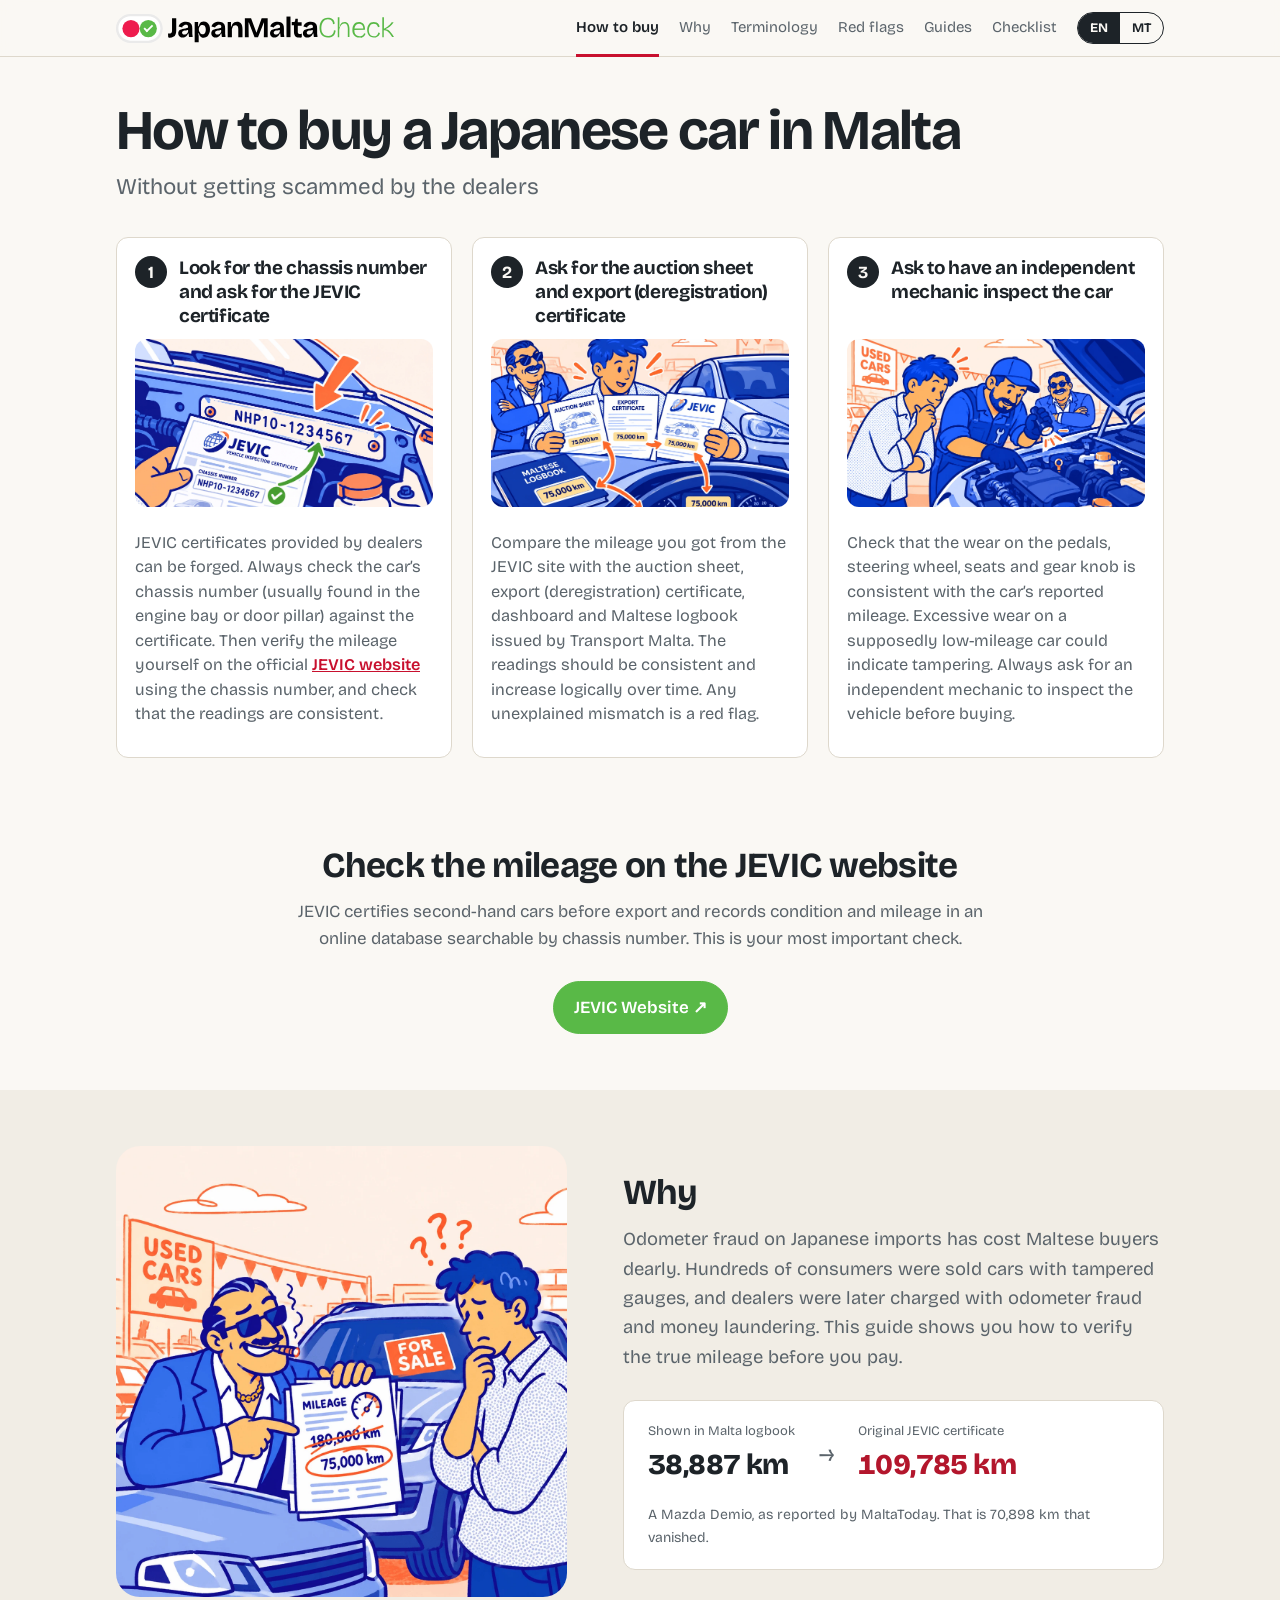
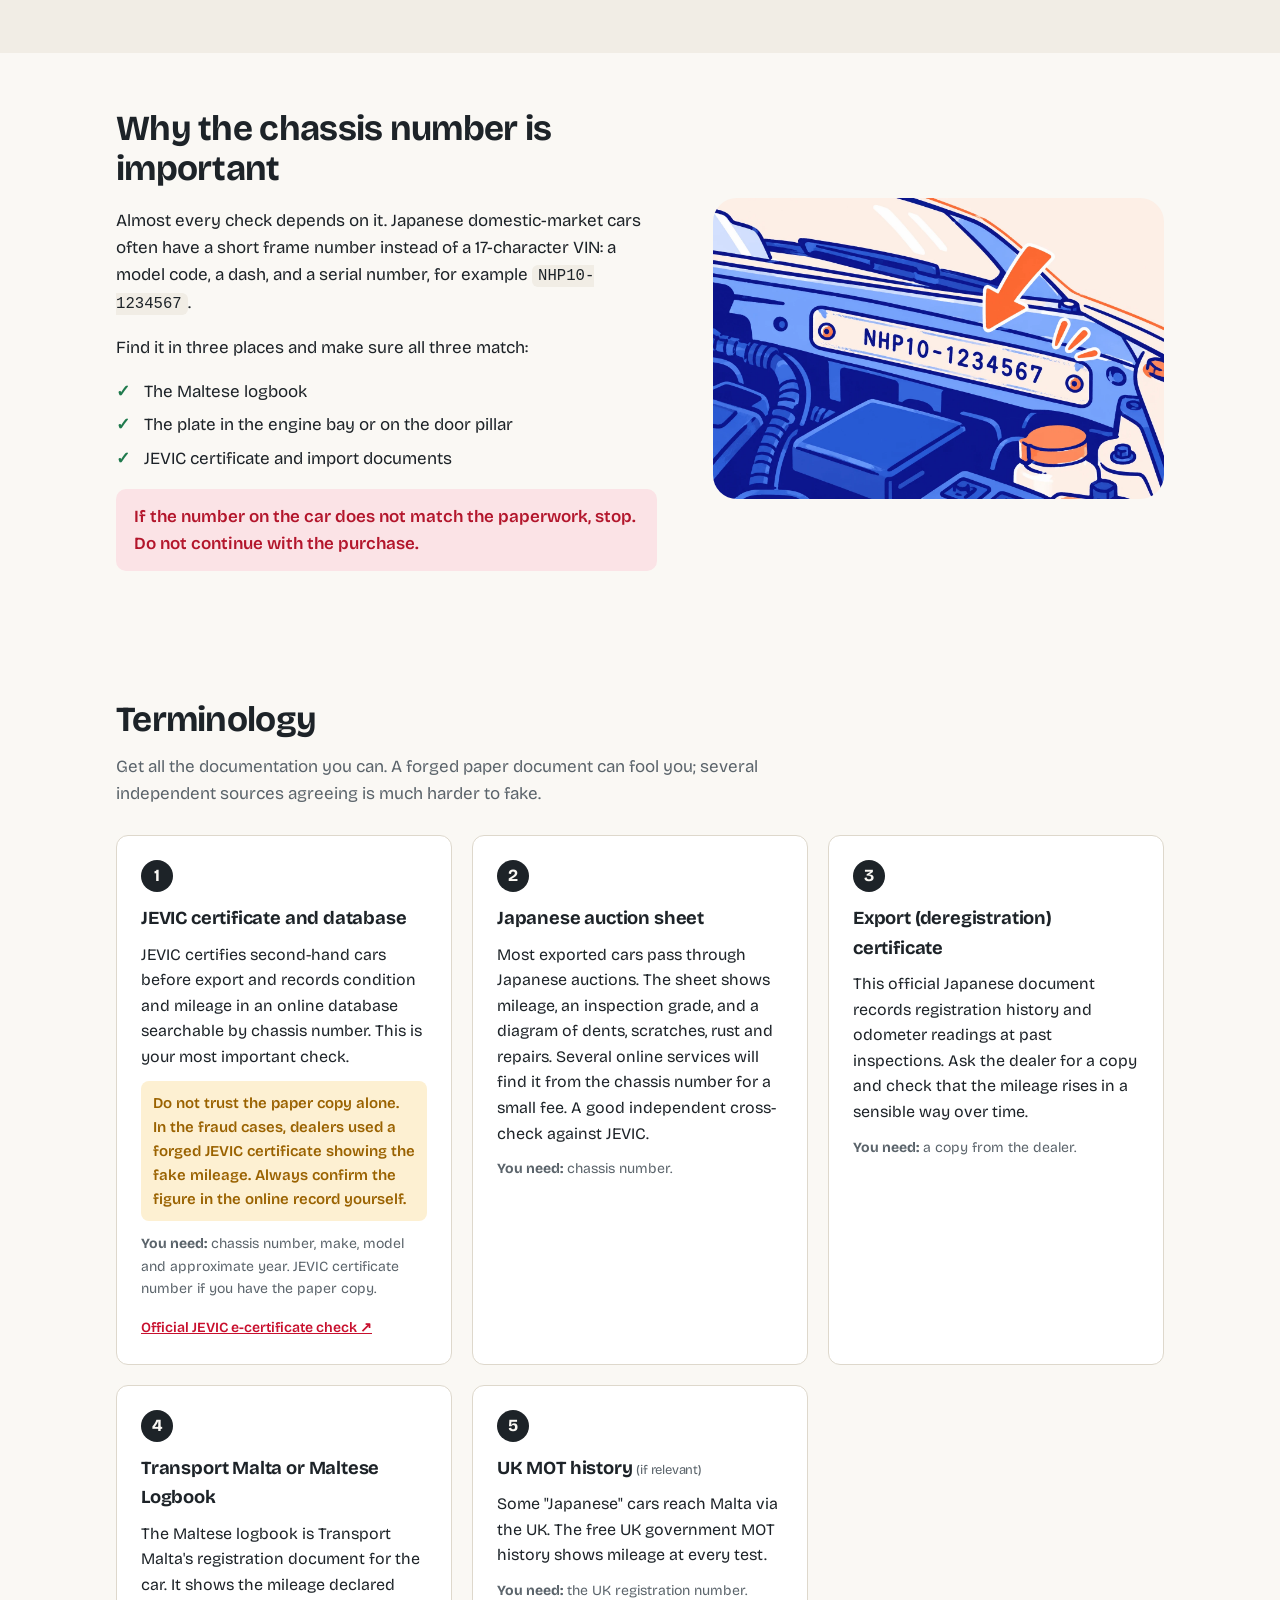
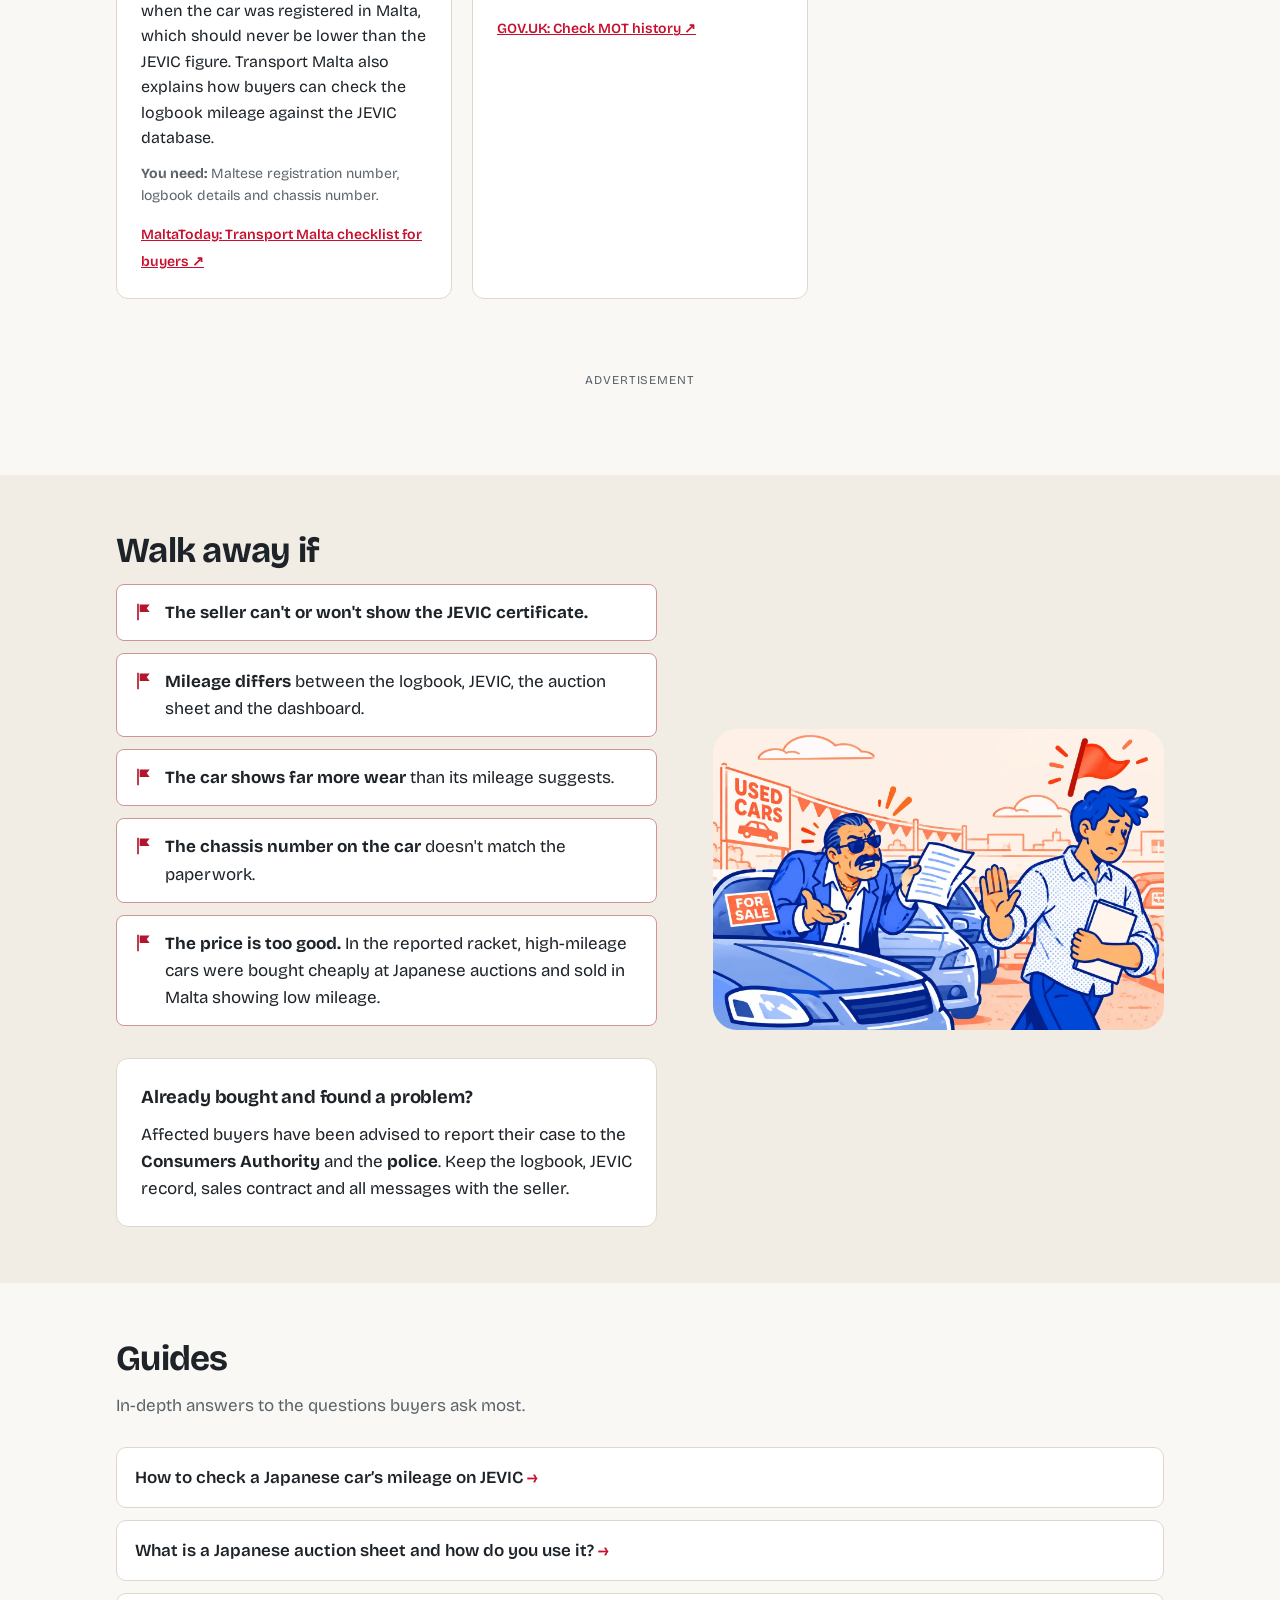
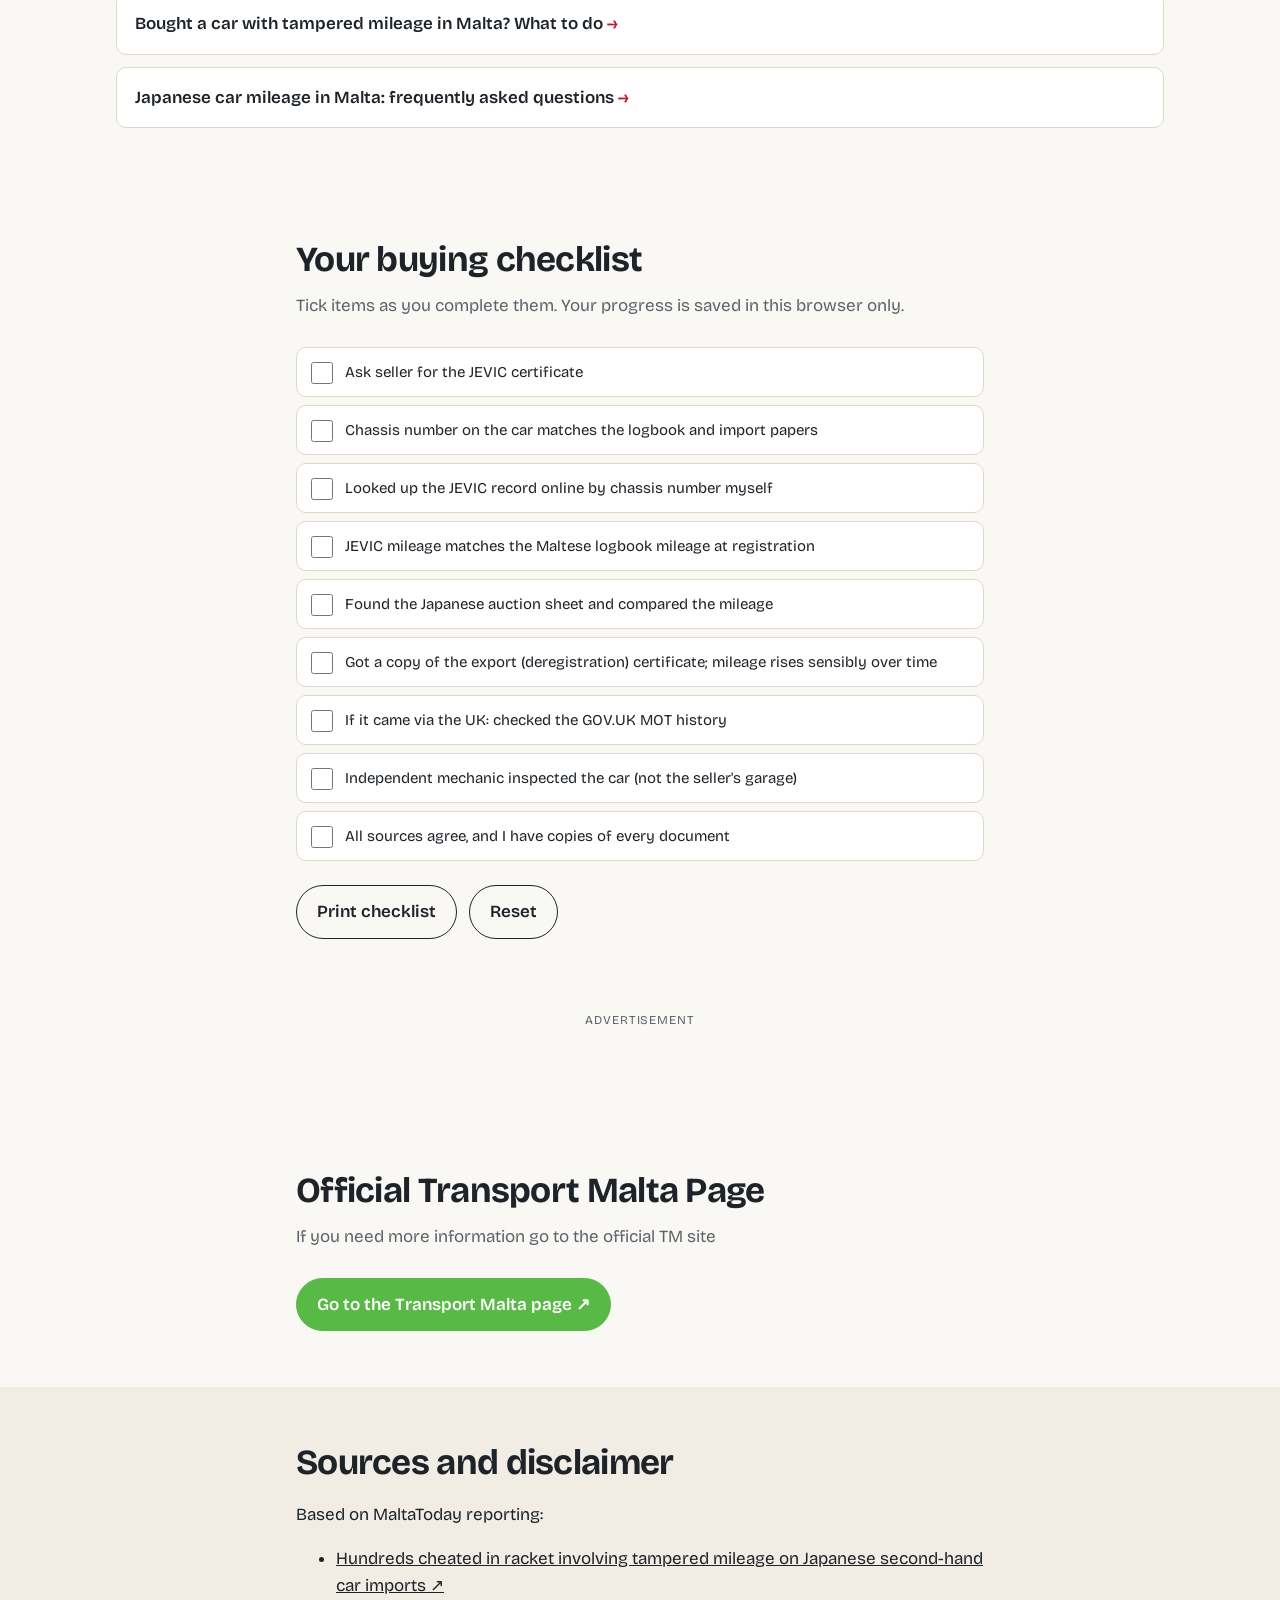
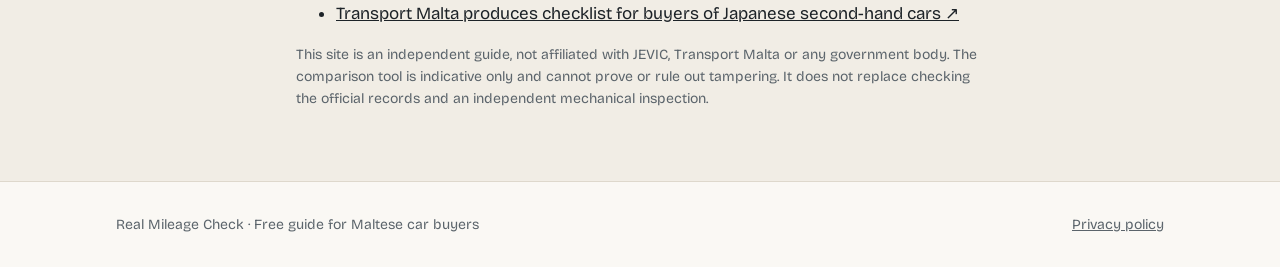
<file: index.html>
<!doctype html>
<html lang="en">
<head>
<meta charset="utf-8">
<meta name="viewport" content="width=device-width, initial-scale=1">
<title>How to Buy a Japanese Car in Malta | JapanMaltaCheck</title>
<meta name="description" content="Free guide for Maltese buyers: check the real mileage of a Japanese import with the JEVIC certificate, auction sheet and logbook before you pay.">
<link rel="canonical" href="https://japanmaltacheck.info/">
<link rel="alternate" hreflang="en" href="https://japanmaltacheck.info/">
<link rel="alternate" hreflang="mt" href="https://japanmaltacheck.info/mt/">
<link rel="alternate" hreflang="x-default" href="https://japanmaltacheck.info/">
<meta property="og:type" content="website">
<meta property="og:site_name" content="JapanMaltaCheck">
<meta property="og:locale" content="en_GB">
<meta property="og:url" content="https://japanmaltacheck.info/">
<meta property="og:title" content="How to Buy a Japanese Car in Malta | JapanMaltaCheck">
<meta property="og:description" content="Free guide for Maltese buyers: check the real mileage of a Japanese import with the JEVIC certificate, auction sheet and logbook before you pay.">
<meta property="og:image" content="https://japanmaltacheck.info/compare-mileage-documents.webp">
<meta name="twitter:card" content="summary_large_image">
<script type="application/ld+json">{"@context":"https://schema.org","@type":"WebSite","name":"JapanMaltaCheck","url":"https://japanmaltacheck.info/","inLanguage":"en","description":"Free guide for Maltese buyers: check the real mileage of a Japanese import with the JEVIC certificate, auction sheet and logbook before you pay."}</script>
<link rel="preconnect" href="https://fonts.googleapis.com">
<link rel="preconnect" href="https://fonts.gstatic.com" crossorigin>
<link href="https://fonts.googleapis.com/css2?family=Bricolage+Grotesque:opsz,wght@12..96,400..800&display=swap" rel="stylesheet">
<link rel="icon" href="favicon.ico" sizes="48x48">
<link rel="icon" type="image/png" href="favicon-192.png" sizes="192x192">
<link rel="apple-touch-icon" href="apple-touch-icon.png">
<script async src="https://pagead2.googlesyndication.com/pagead/js/adsbygoogle.js?client=ca-pub-2401669527240130"
     crossorigin="anonymous"></script>
<link rel="stylesheet" href="styles.css">
</head>
<body>

<header class="top">
  <div class="wrap top-inner">
    <a class="brand" href="#top" aria-label="Real Mileage Check home">
      <img src="logo.svg" alt="JMC" class="logo" width="282" height="29">
    </a>
    <div class="top-right">
      <nav aria-label="Main">
        <a href="#top" data-i18n="nav.check">How to buy</a>
        <a href="#why" data-i18n="nav.why">Why</a>
        <a href="#sources" data-i18n="nav.sources">Terminology</a>
        <a href="#flags" data-i18n="nav.flags">Red flags</a>
        <a href="#guides" data-i18n="nav.guides">Guides</a>
        <a href="#checklist" data-i18n="nav.checklist">Checklist</a>
      </nav>
      <div class="lang" role="group" aria-label="Language">
        <a href="./" hreflang="en" lang="en" aria-current="true">EN</a>
        <a href="mt/" hreflang="mt" lang="mt">MT</a>
      </div>
    </div>
  </div>
</header>

<main>

<section class="hero" id="top">
  <div class="wrap">
    <h1 data-i18n="hero.h1">How to buy a Japanese car in Malta</h1>
    <p class="hero-sub" data-i18n="hero.sub">Without getting scammed by the dealers</p>
    <ol class="steps">
      <li class="step">
        <div class="step-head">
          <span class="num" aria-hidden="true">1</span>
          <h2 data-i18n="step1.h">Look for the chassis number and ask for the JEVIC certificate</h2>
        </div>
        <img class="step-img" src="jevic-certificate-chassis-number-match.webp" alt="A JEVIC certificate held next to the engine-bay plate, with an arrow showing that both chassis numbers match" width="768" height="512" data-i18n-alt="step1.alt">
        <p data-i18n="step1.p">JEVIC certificates provided by dealers can be forged. Always check the car’s chassis number (usually found in the engine bay or door pillar) against the certificate. Then verify the mileage yourself on the official <a href="https://ecert.jenesis-it.com/odo" target="_blank" rel="noopener">JEVIC website</a> using the chassis number, and check that the readings are consistent.</p>
      </li>
      <li class="step">
        <div class="step-head">
          <span class="num" aria-hidden="true">2</span>
          <h2 data-i18n="step2.h">Ask for the auction sheet and export (deregistration) certificate</h2>
        </div>
        <img class="step-img" src="compare-mileage-documents.webp" alt="A buyer holding the auction sheet, export (deregistration) certificate and JEVIC certificate, all showing 75,000 km, matching the Maltese logbook and the dashboard" width="768" height="512" data-i18n-alt="step2.alt">
        <p data-i18n="step2.p">Compare the mileage you got from the JEVIC site with the auction sheet, export (deregistration) certificate, dashboard and Maltese logbook issued by Transport Malta. The readings should be consistent and increase logically over time. Any unexplained mismatch is a red flag.</p>
      </li>
      <li class="step">
        <div class="step-head">
          <span class="num" aria-hidden="true">3</span>
          <h2 data-i18n="step3.h">Ask to have an independent mechanic inspect the car</h2>
        </div>
        <img class="step-img" src="independent-mechanic-inspection.webp" alt="An independent mechanic inspecting a car engine with a torch while the buyer watches and the dealer looks on with arms crossed" width="768" height="512" data-i18n-alt="step3.alt">
        <p data-i18n="step3.p">Check that the wear on the pedals, steering wheel, seats and gear knob is consistent with the car’s reported mileage. Excessive wear on a supposedly low-mileage car could indicate tampering. Always ask for an independent mechanic to inspect the vehicle before buying.</p>
      </li>
    </ol>
  </div>
</section>

<section class="sec" id="jevic-check">
  <div class="wrap narrow">
    <h2 data-i18n="jevic.h">Check the mileage on the JEVIC website</h2>
    <p class="sub" data-i18n="jevic.sub">JEVIC certifies second-hand cars before export and records condition and mileage in an online database searchable by chassis number. This is your most important check.</p>
    <a class="btn primary" id="jevic-lookup" href="https://www.jevic.com/en/customerportal/" target="_blank" rel="noopener" data-i18n="lookup.btn">JEVIC Website ↗</a>
  </div>
</section>

<section class="sec alt" id="why">
  <div class="wrap why-grid">
    <div class="why-text">
    <h2 data-i18n="why.h">Why</h2>
    <p class="lead" data-i18n="why.lead">Odometer fraud on Japanese imports has cost Maltese buyers dearly. Hundreds of consumers were sold cars with tampered gauges, and dealers were later charged with odometer fraud and money laundering. This guide shows you how to verify the true mileage before you pay.</p>
    <dl class="case" aria-label="Real case from the 2022 reports">
      <div><dt data-i18n="case.l1">Shown in Malta logbook</dt><dd>38,887 km</dd></div>
      <div class="arrow" aria-hidden="true">→</div>
      <div><dt data-i18n="case.l2">Original JEVIC certificate</dt><dd class="bad">109,785 km</dd></div>
      <p class="case-note" data-i18n="case.note">A Mazda Demio, as reported by MaltaToday. That is 70,898 km that vanished.</p>
    </dl>
    </div>
    <img class="why-img" src="odometer-fraud-used-car-dealer.webp" alt="A used car dealer pointing at a mileage document that shows 180,000 km crossed out and 75,000 km written in, while a worried buyer looks on" width="627" height="627" loading="lazy" data-i18n-alt="why.alt">
  </div>
</section>

<section class="sec" id="chassis-info">
  <div class="wrap chassis-grid">
    <div class="chassis-text">
    <h2 data-i18n="chassis.h">Why the chassis number is important</h2>
    <p data-i18n="chassis.p1">Almost every check depends on it. Japanese domestic-market cars often have a short frame number instead of a 17-character VIN: a model code, a dash, and a serial number, for example <code>NHP10-1234567</code>.</p>
    <p data-i18n="chassis.p2">Find it in three places and make sure all three match:</p>
    <ul class="ticks">
      <li data-i18n="chassis.l1">The Maltese logbook</li>
      <li data-i18n="chassis.l2">The plate in the engine bay or on the door pillar</li>
      <li data-i18n="chassis.l3">JEVIC certificate and import documents</li>
    </ul>
    <p class="note" data-i18n="chassis.note">If the number on the car does not match the paperwork, stop. Do not continue with the purchase.</p>
    </div>
    <img class="chassis-img" src="chassis-number-plate-engine-bay.webp" alt="Engine bay of a Japanese car with an arrow pointing to the frame number plate reading NHP10-1234567" width="768" height="512" loading="lazy" data-i18n-alt="chassis.alt">
  </div>
</section>

<section class="sec" id="sources">
  <div class="wrap">
    <h2 data-i18n="src.h">Terminology</h2>
    <p class="sub" data-i18n="src.sub">Get all the documentation you can. A forged paper document can fool you; several independent sources agreeing is much harder to fake.</p>

    <div class="cards">
      <article class="card">
        <span class="num">1</span>
        <h3 data-i18n="s1.h">JEVIC certificate and database</h3>
        <p data-i18n="s1.p">JEVIC certifies second-hand cars before export and records condition and mileage in an online database searchable by chassis number. This is your most important check.</p>
        <p class="warn" data-i18n="s1.warn">Do not trust the paper copy alone. In the fraud cases, dealers used a forged JEVIC certificate showing the fake mileage. Always confirm the figure in the online record yourself.</p>
        <p class="need" data-i18n="s1.need"><strong>You need:</strong> chassis number, make, model and approximate year. JEVIC certificate number if you have the paper copy.</p>
        <a class="ext" href="https://ecert.jenesis-it.com/odo" target="_blank" rel="noopener" data-i18n="s1.link">Official JEVIC e-certificate check ↗</a>
      </article>

      <article class="card">
        <span class="num">2</span>
        <h3 data-i18n="s3.h">Japanese auction sheet</h3>
        <p data-i18n="s3.p">Most exported cars pass through Japanese auctions. The sheet shows mileage, an inspection grade, and a diagram of dents, scratches, rust and repairs. Several online services will find it from the chassis number for a small fee. A good independent cross-check against JEVIC.</p>
        <p class="need" data-i18n="s3.need"><strong>You need:</strong> chassis number.</p>
      </article>

      <article class="card">
        <span class="num">3</span>
        <h3 data-i18n="s4.h">Export (deregistration) certificate</h3>
        <p data-i18n="s4.p">This official Japanese document records registration history and odometer readings at past inspections. Ask the dealer for a copy and check that the mileage rises in a sensible way over time.</p>
        <p class="need" data-i18n="s4.need"><strong>You need:</strong> a copy from the dealer.</p>
      </article>

      <article class="card">
        <span class="num">4</span>
        <h3 data-i18n="s2.h">Transport Malta or Maltese Logbook</h3>
        <p data-i18n="s2.p">The Maltese logbook is Transport Malta's registration document for the car. It shows the mileage declared when the car was registered in Malta, which should never be lower than the JEVIC figure. Transport Malta also explains how buyers can check the logbook mileage against the JEVIC database.</p>
        <p class="need" data-i18n="s2.need"><strong>You need:</strong> Maltese registration number, logbook details and chassis number.</p>
        <a class="ext" href="https://www.maltatoday.com.mt/news/national/117196/transport_malta_produces_checklist_for_buyers_of_japanese_secondhand_cars" target="_blank" rel="noopener" data-i18n="s2.link">MaltaToday: Transport Malta checklist for buyers ↗</a>
      </article>

      <article class="card">
        <span class="num">5</span>
        <h3 data-i18n="s5.h">UK MOT history <span class="opt">(if relevant)</span></h3>
        <p data-i18n="s5.p">Some "Japanese" cars reach Malta via the UK. The free UK government MOT history shows mileage at every test.</p>
        <p class="need" data-i18n="s5.need"><strong>You need:</strong> the UK registration number.</p>
        <a class="ext" href="https://www.gov.uk/check-mot-history" target="_blank" rel="noopener" data-i18n="s5.link">GOV.UK: Check MOT history ↗</a>
      </article>
    </div>
  </div>
</section>

<aside class="ad-slot" data-slot="a" hidden aria-label="Advertisement"><span class="ad-label" data-i18n="ad.label">Advertisement</span></aside>

<section class="sec alt" id="flags">
  <div class="wrap flags-grid">
    <div class="flags-text">
    <h2 data-i18n="flags.h">Walk away if</h2>
    <ul class="flags">
      <li data-i18n="flags.1"><strong>The seller can't or won't show the JEVIC certificate.</strong></li>
      <li data-i18n="flags.2"><strong>Mileage differs</strong> between the logbook, JEVIC, the auction sheet and the dashboard.</li>
      <li data-i18n="flags.3"><strong>The car shows far more wear</strong> than its mileage suggests.</li>
      <li data-i18n="flags.4"><strong>The chassis number on the car</strong> doesn't match the paperwork.</li>
      <li data-i18n="flags.5"><strong>The price is too good.</strong> In the reported racket, high-mileage cars were bought cheaply at Japanese auctions and sold in Malta showing low mileage.</li>
    </ul>
    <div class="callout">
      <h3 data-i18n="flags.ch">Already bought and found a problem?</h3>
      <p data-i18n="flags.cp">Affected buyers have been advised to report their case to the <strong>Consumers Authority</strong> and the <strong>police</strong>. Keep the logbook, JEVIC record, sales contract and all messages with the seller.</p>
    </div>
    </div>
    <img class="flags-img" src="walk-away-red-flag-dealer.webp" alt="A buyer holding up a hand to stop a pushy car dealer, with a red flag above the buyer's head" width="768" height="512" loading="lazy" data-i18n-alt="flags.alt">
  </div>
</section>

<section class="sec" id="guides">
  <div class="wrap">
    <h2 data-i18n="guides.h">Guides</h2>
    <p class="sub" data-i18n="guides.sub">In-depth answers to the questions buyers ask most.</p>
    <ul class="guide-list">
      <li><a href="jevic-check-malta.html" data-i18n="guides.1">How to check a Japanese car’s mileage on JEVIC</a></li>
      <li><a href="auction-sheet-japanese-car.html" data-i18n="guides.2">What is a Japanese auction sheet and how do you use it?</a></li>
      <li><a href="tampered-mileage-malta.html" data-i18n="guides.3">Bought a car with tampered mileage in Malta? What to do</a></li>
      <li><a href="faq-japanese-car-mileage-malta.html" data-i18n="guides.4">Japanese car mileage in Malta: frequently asked questions</a></li>
    </ul>
  </div>
</section>

<section class="sec" id="checklist">
  <div class="wrap narrow">
    <h2 data-i18n="chk.h">Your buying checklist</h2>
    <p class="sub" data-i18n="chk.sub">Tick items as you complete them. Your progress is saved in this browser only.</p>
    <ul class="check" id="checklist-list"></ul>
    <div class="actions">
      <button class="btn" id="print-btn" type="button" data-i18n="chk.print">Print checklist</button>
      <button class="btn" id="reset-check" type="button" data-i18n="chk.reset">Reset</button>
    </div>
  </div>
</section>

<aside class="ad-slot" data-slot="b" hidden aria-label="Advertisement"><span class="ad-label" data-i18n="ad.label">Advertisement</span></aside>

<section class="sec" id="transport-malta">
  <div class="wrap narrow">
    <h2 data-i18n="tm.h">Official Transport Malta Page</h2>
    <p class="sub" data-i18n="tm.sub">If you need more information go to the official TM site</p>
    <a class="btn primary" href="https://www.transport.gov.mt/news/how-to-check-if-your-car-has-been-tampered-with-5644" target="_blank" rel="noopener" data-i18n="tm.btn">Go to the Transport Malta page ↗</a>
  </div>
</section>

<section class="sec alt" id="about">
  <div class="wrap narrow">
    <h2 data-i18n="about.h">Sources and disclaimer</h2>
    <p data-i18n="about.p">Based on MaltaToday reporting:</p>
    <ul>
      <li><a href="https://maltatoday.com.mt/news/national/117134/hundreds_cheated_racket_tampered_mileage_japanese_car_imports" target="_blank" rel="noopener" data-i18n="about.l1">Hundreds cheated in racket involving tampered mileage on Japanese second-hand car imports ↗</a></li>
      <li><a href="https://www.maltatoday.com.mt/news/national/117196/transport_malta_produces_checklist_for_buyers_of_japanese_secondhand_cars" target="_blank" rel="noopener" data-i18n="about.l2">Transport Malta produces checklist for buyers of Japanese second-hand cars ↗</a></li>
    </ul>
    <p class="small" data-i18n="about.small">This site is an independent guide, not affiliated with JEVIC, Transport Malta or any government body. The comparison tool is indicative only and cannot prove or rule out tampering. It does not replace checking the official records and an independent mechanical inspection.</p>
  </div>
</section>

</main>

<footer class="foot"><div class="wrap foot-inner"><span data-i18n="foot">Real Mileage Check · Free guide for Maltese car buyers</span> <a href="privacy.html" data-i18n="foot.privacy">Privacy policy</a></div></footer>

<script src="i18n.js"></script>
<script src="app.js"></script>
<script src="ads.js"></script>
</body>
</html>
</file>
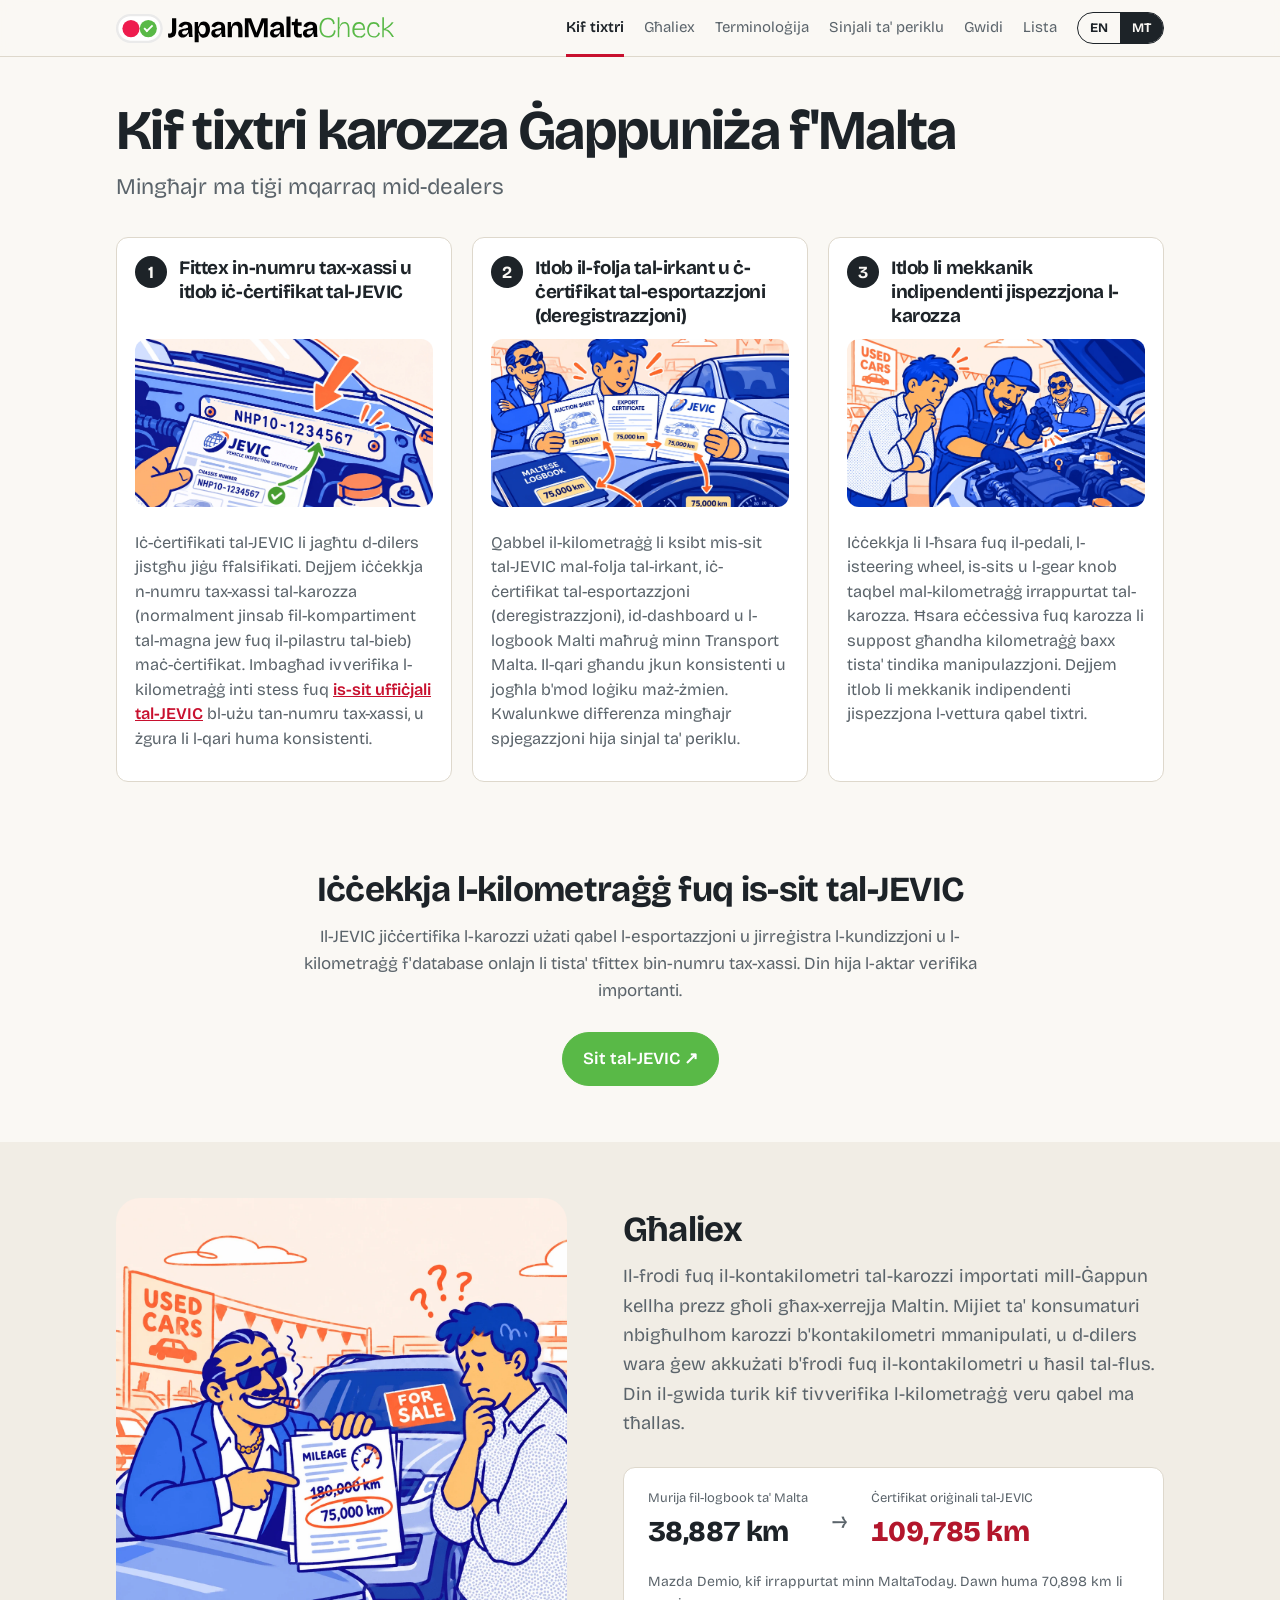
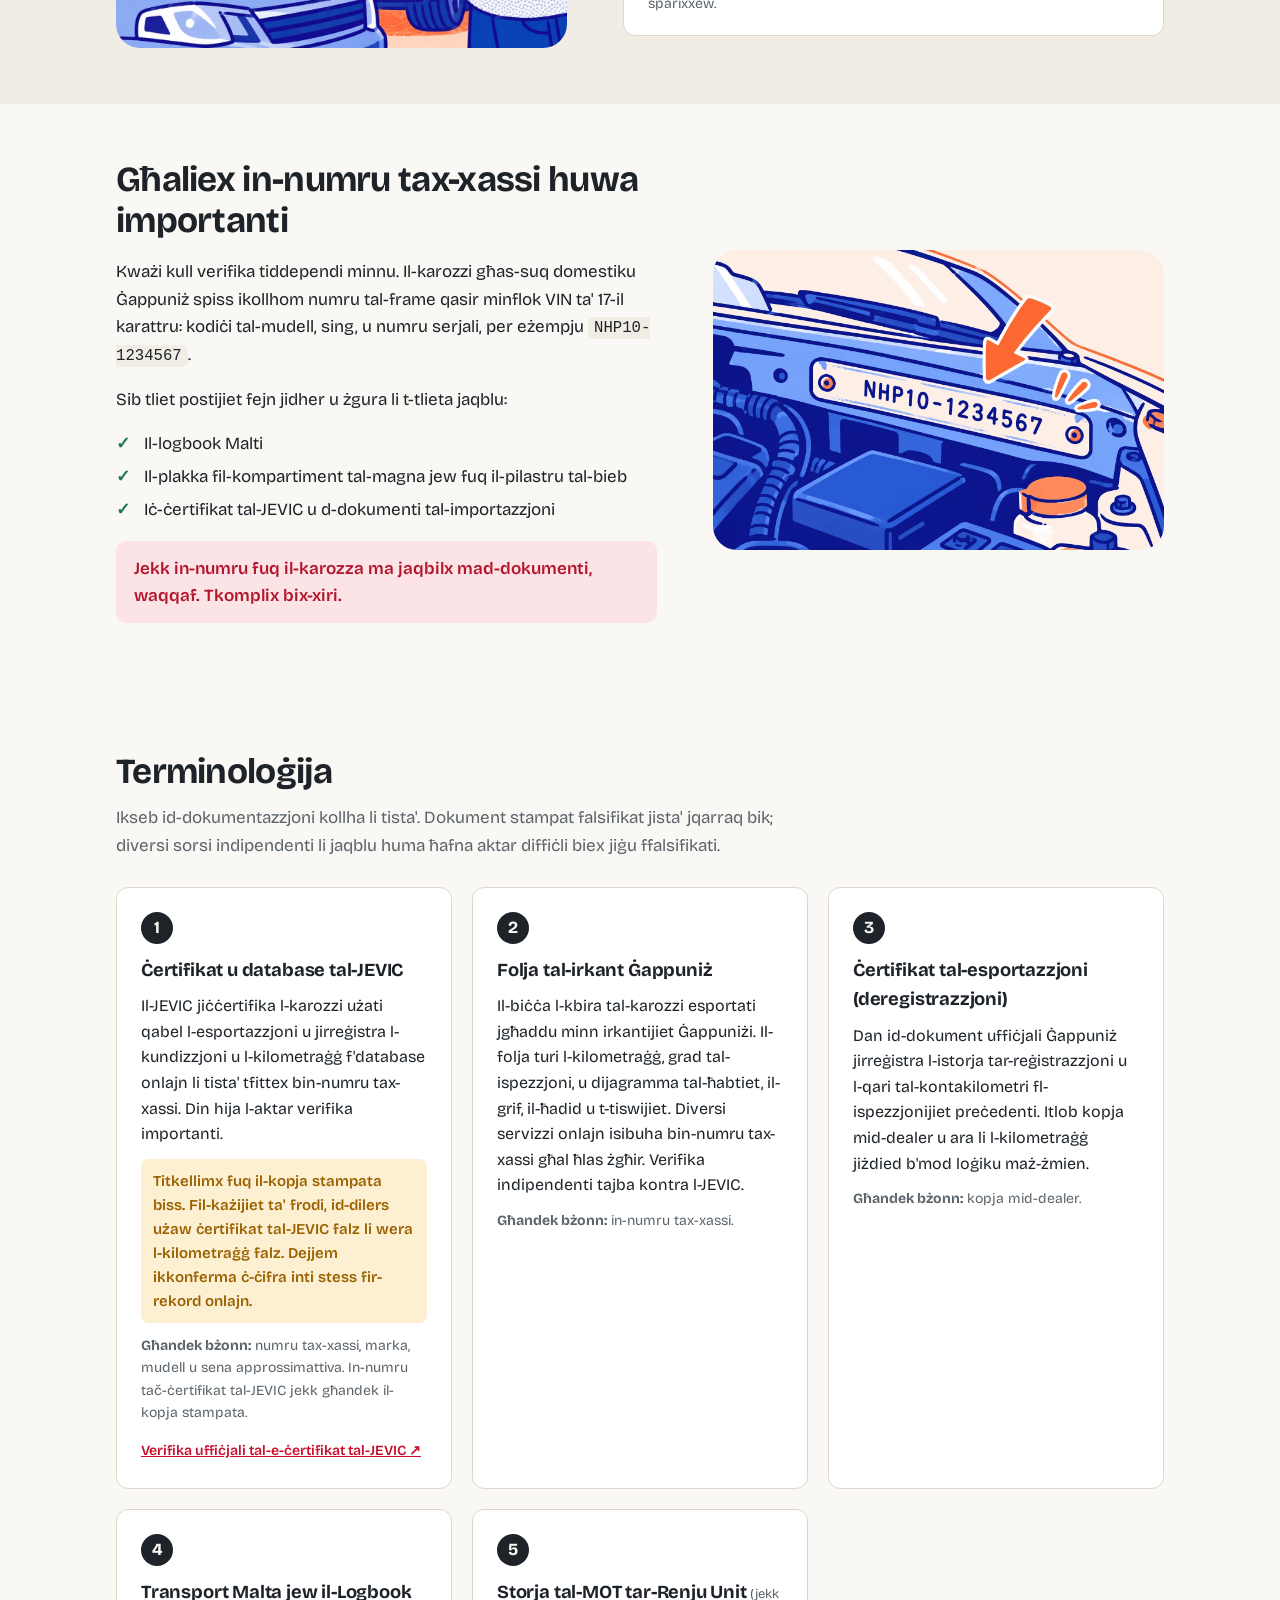
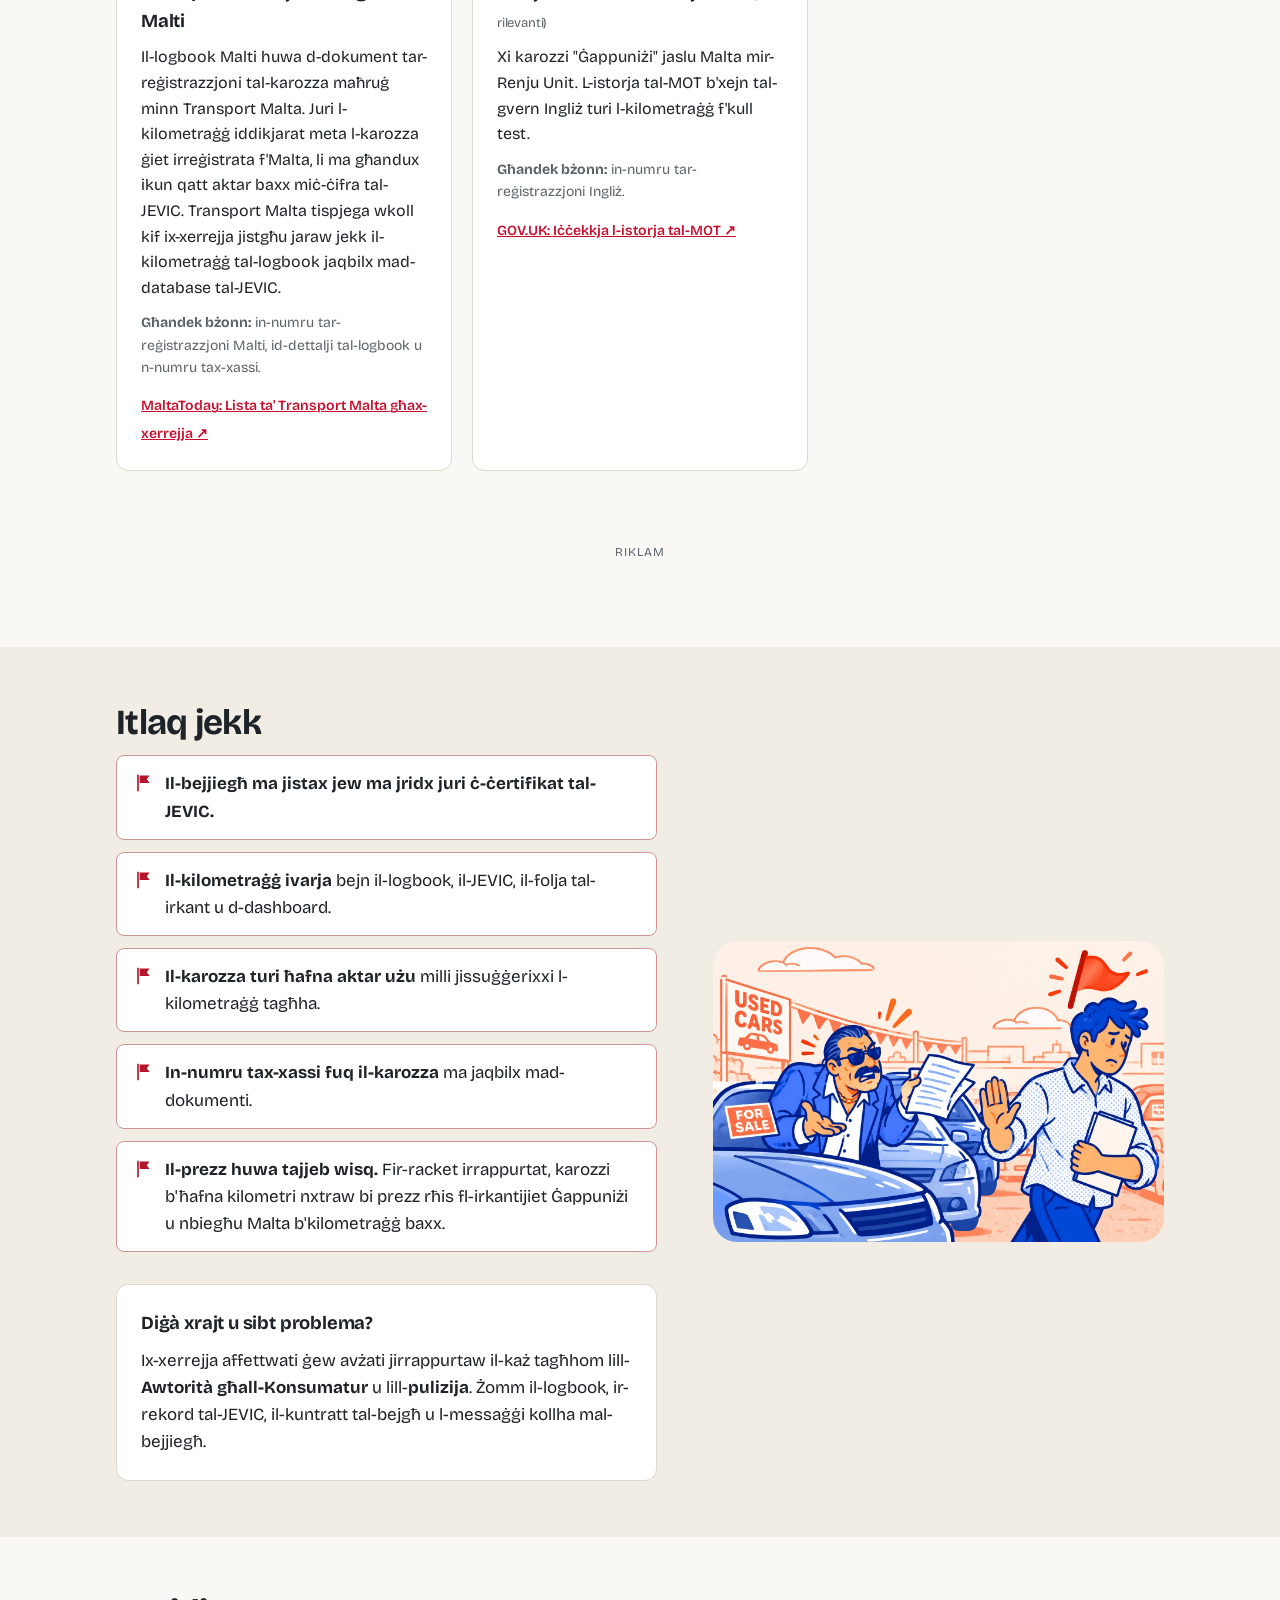
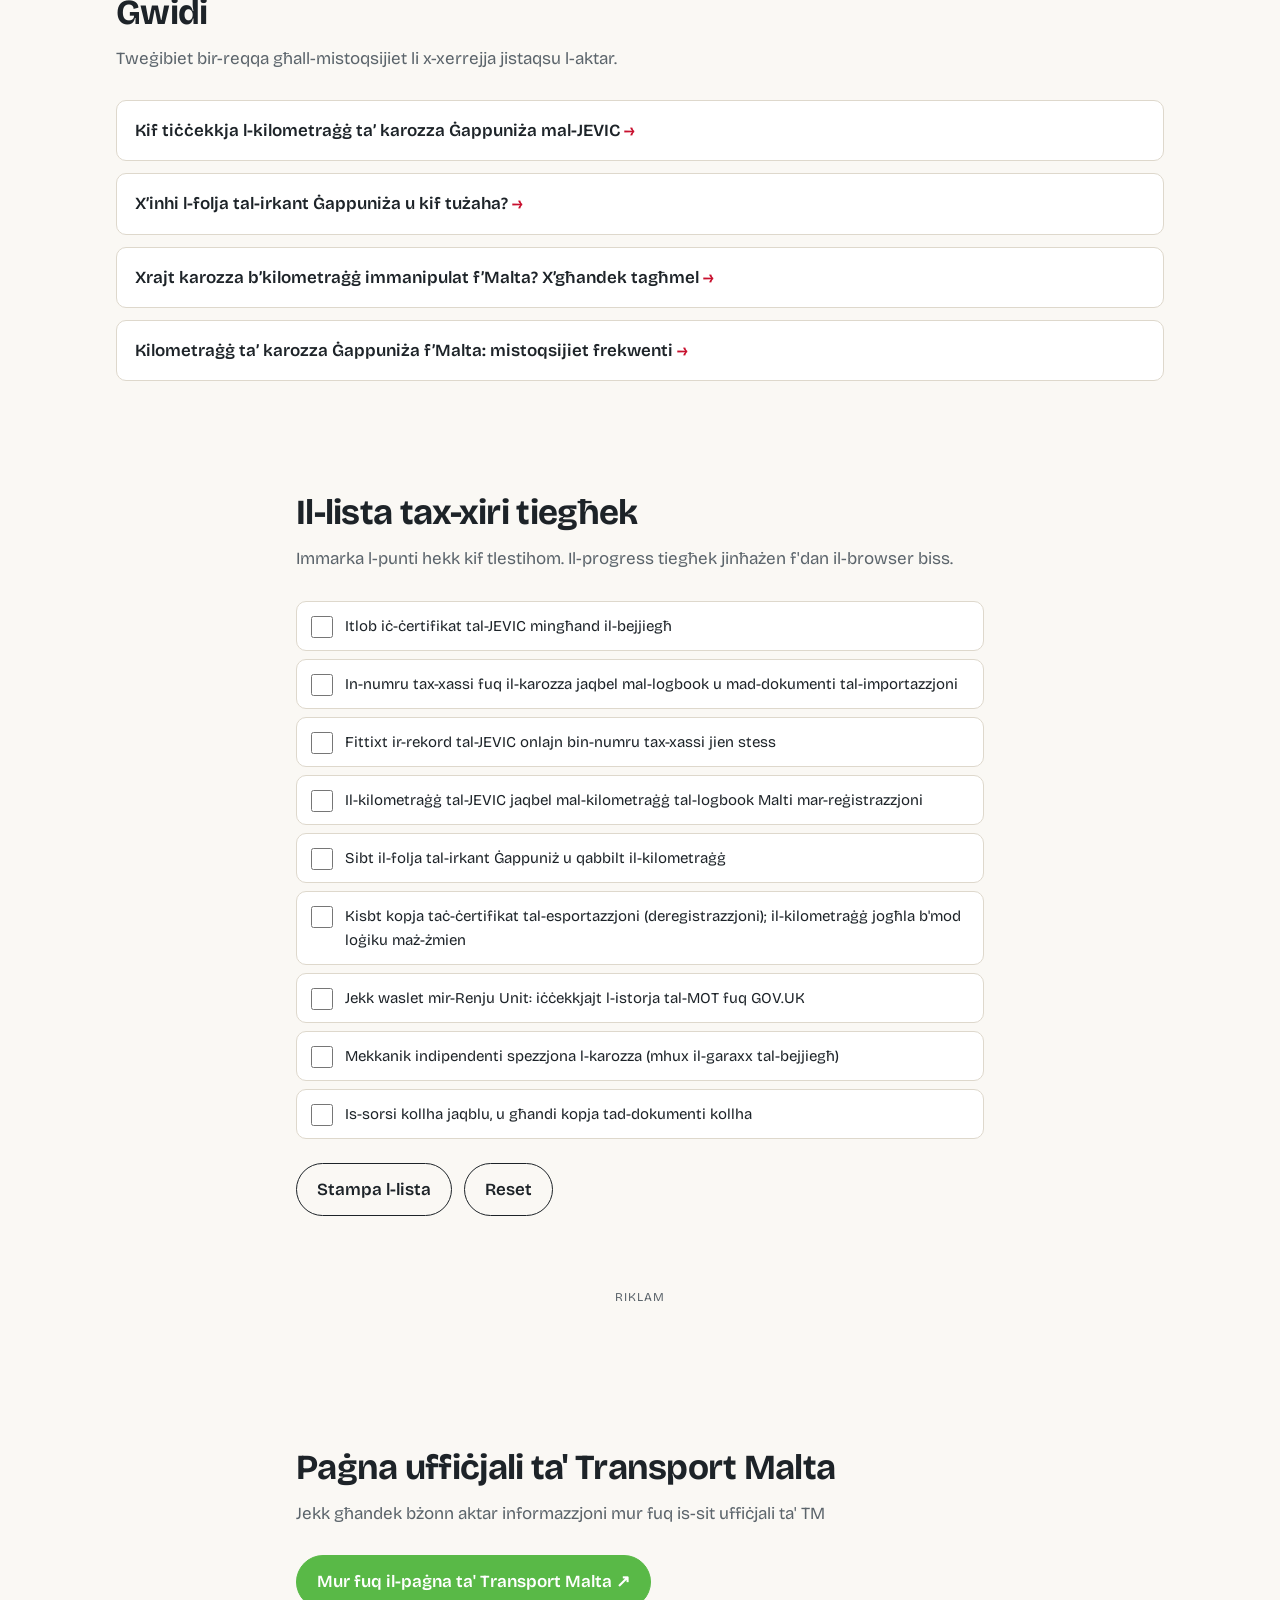
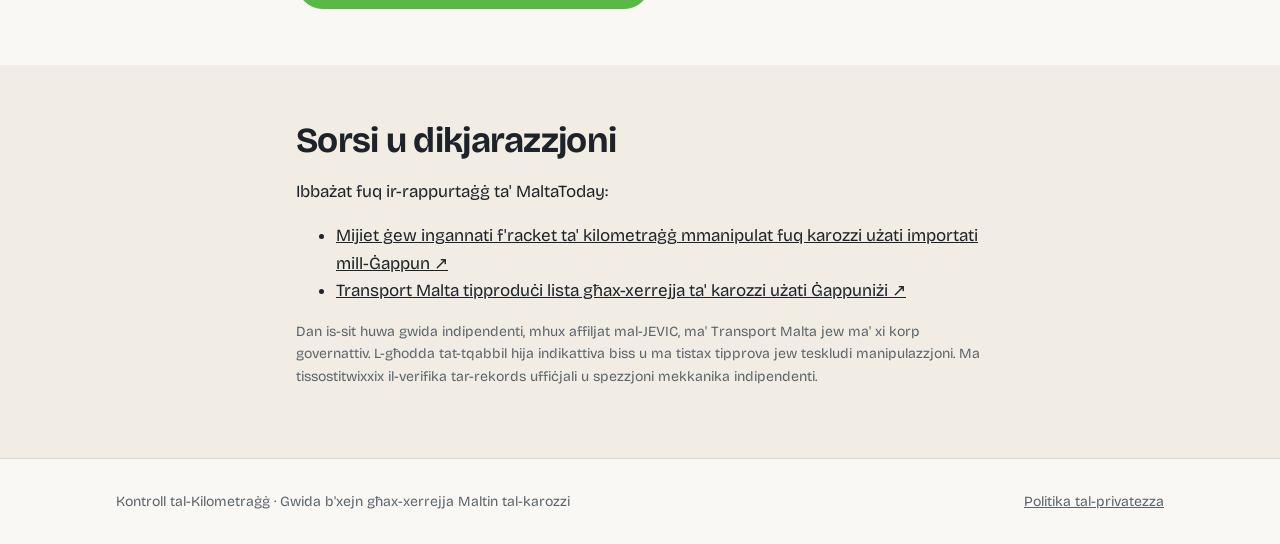
<file: mt/index.html>
<!doctype html>
<html lang="mt">
<head>
<meta charset="utf-8">
<meta name="viewport" content="width=device-width, initial-scale=1">
<title>Kif Tixtri Karozza Ġappuniża f'Malta | JapanMaltaCheck</title>
<meta name="description" content="Gwida b'xejn għax-xerrejja Maltin: iċċekkja l-kilometraġġ veru ta' karozza importata mill-Ġappun biċ-ċertifikat tal-JEVIC, il-folja tal-irkant u l-logbook qabel ma tħallas.">
<link rel="canonical" href="https://japanmaltacheck.info/mt/">
<link rel="alternate" hreflang="en" href="https://japanmaltacheck.info/">
<link rel="alternate" hreflang="mt" href="https://japanmaltacheck.info/mt/">
<link rel="alternate" hreflang="x-default" href="https://japanmaltacheck.info/">
<meta property="og:type" content="website">
<meta property="og:site_name" content="JapanMaltaCheck">
<meta property="og:locale" content="mt_MT">
<meta property="og:url" content="https://japanmaltacheck.info/mt/">
<meta property="og:title" content="Kif Tixtri Karozza Ġappuniża f'Malta | JapanMaltaCheck">
<meta property="og:description" content="Gwida b'xejn għax-xerrejja Maltin: iċċekkja l-kilometraġġ veru ta' karozza importata mill-Ġappun biċ-ċertifikat tal-JEVIC, il-folja tal-irkant u l-logbook qabel ma tħallas.">
<meta property="og:image" content="https://japanmaltacheck.info/compare-mileage-documents.webp">
<meta name="twitter:card" content="summary_large_image">
<script type="application/ld+json">{"@context":"https://schema.org","@type":"WebSite","name":"JapanMaltaCheck","url":"https://japanmaltacheck.info/","inLanguage":"mt","description":"Gwida b'xejn għax-xerrejja Maltin: iċċekkja l-kilometraġġ veru ta' karozza importata mill-Ġappun biċ-ċertifikat tal-JEVIC, il-folja tal-irkant u l-logbook qabel ma tħallas."}</script>
<link rel="preconnect" href="https://fonts.googleapis.com">
<link rel="preconnect" href="https://fonts.gstatic.com" crossorigin>
<link href="https://fonts.googleapis.com/css2?family=Bricolage+Grotesque:opsz,wght@12..96,400..800&display=swap" rel="stylesheet">
<link rel="icon" href="../favicon.ico" sizes="48x48">
<link rel="icon" type="image/png" href="../favicon-192.png" sizes="192x192">
<link rel="apple-touch-icon" href="../apple-touch-icon.png">
<script async src="https://pagead2.googlesyndication.com/pagead/js/adsbygoogle.js?client=ca-pub-2401669527240130"
     crossorigin="anonymous"></script>
<link rel="stylesheet" href="../styles.css">
</head>
<body>

<header class="top">
  <div class="wrap top-inner">
    <a class="brand" href="#top" aria-label="Real Mileage Check home">
      <img src="../logo.svg" alt="JMC" class="logo" width="282" height="29">
    </a>
    <div class="top-right">
      <nav aria-label="Main">
        <a href="#top" data-i18n="nav.check">Kif tixtri</a>
        <a href="#why" data-i18n="nav.why">Għaliex</a>
        <a href="#sources" data-i18n="nav.sources">Terminoloġija</a>
        <a href="#flags" data-i18n="nav.flags">Sinjali ta' periklu</a>
        <a href="#guides" data-i18n="nav.guides">Gwidi</a>
        <a href="#checklist" data-i18n="nav.checklist">Lista</a>
      </nav>
      <div class="lang" role="group" aria-label="Language">
        <a href="../" hreflang="en" lang="en">EN</a>
        <a href="./" hreflang="mt" lang="mt" aria-current="true">MT</a>
      </div>
    </div>
  </div>
</header>

<main>

<section class="hero" id="top">
  <div class="wrap">
    <h1 data-i18n="hero.h1">Kif tixtri karozza Ġappuniża f'Malta</h1>
    <p class="hero-sub" data-i18n="hero.sub">Mingħajr ma tiġi mqarraq mid-dealers</p>
    <ol class="steps">
      <li class="step">
        <div class="step-head">
          <span class="num" aria-hidden="true">1</span>
          <h2 data-i18n="step1.h">Fittex in-numru tax-xassi u itlob iċ-ċertifikat tal-JEVIC</h2>
        </div>
        <img class="step-img" src="../jevic-certificate-chassis-number-match.webp" alt="Ċertifikat tal-JEVIC miżmum maġenb il-plakka fil-kompartiment tal-magna, b'vleġġa li turi li ż-żewġ numri tax-xassi jaqblu." width="768" height="512" data-i18n-alt="step1.alt">
        <p data-i18n="step1.p">Iċ-ċertifikati tal-JEVIC li jagħtu d-dilers jistgħu jiġu ffalsifikati. Dejjem iċċekkja n-numru tax-xassi tal-karozza (normalment jinsab fil-kompartiment tal-magna jew fuq il-pilastru tal-bieb) maċ-ċertifikat. Imbagħad ivverifika l-kilometraġġ inti stess fuq <a href="https://ecert.jenesis-it.com/odo" target="_blank" rel="noopener">is-sit uffiċjali tal-JEVIC</a> bl-użu tan-numru tax-xassi, u żgura li l-qari huma konsistenti.</p>
      </li>
      <li class="step">
        <div class="step-head">
          <span class="num" aria-hidden="true">2</span>
          <h2 data-i18n="step2.h">Itlob il-folja tal-irkant u ċ-ċertifikat tal-esportazzjoni (deregistrazzjoni)</h2>
        </div>
        <img class="step-img" src="../compare-mileage-documents.webp" alt="Xerrej iżomm il-folja tal-irkant, iċ-ċertifikat tal-esportazzjoni (deregistrazzjoni) u ċ-ċertifikat tal-JEVIC, kollha b'75,000 km, li jaqblu mal-logbook Malti u mad-dashboard." width="768" height="512" data-i18n-alt="step2.alt">
        <p data-i18n="step2.p">Qabbel il-kilometraġġ li ksibt mis-sit tal-JEVIC mal-folja tal-irkant, iċ-ċertifikat tal-esportazzjoni (deregistrazzjoni), id-dashboard u l-logbook Malti maħruġ minn Transport Malta. Il-qari għandu jkun konsistenti u jogħla b'mod loġiku maż-żmien. Kwalunkwe differenza mingħajr spjegazzjoni hija sinjal ta' periklu.</p>
      </li>
      <li class="step">
        <div class="step-head">
          <span class="num" aria-hidden="true">3</span>
          <h2 data-i18n="step3.h">Itlob li mekkanik indipendenti jispezzjona l-karozza</h2>
        </div>
        <img class="step-img" src="../independent-mechanic-inspection.webp" alt="Mekkanik indipendenti jispezzjona l-magna ta' karozza b'torċa waqt li x-xerrej jaraha u l-bejjiegħ iħares b'dirgħajh maqsuma." width="768" height="512" data-i18n-alt="step3.alt">
        <p data-i18n="step3.p">Iċċekkja li l-ħsara fuq il-pedali, l-isteering wheel, is-sits u l-gear knob taqbel mal-kilometraġġ irrappurtat tal-karozza. Ħsara eċċessiva fuq karozza li suppost għandha kilometraġġ baxx tista' tindika manipulazzjoni. Dejjem itlob li mekkanik indipendenti jispezzjona l-vettura qabel tixtri.</p>
      </li>
    </ol>
  </div>
</section>

<section class="sec" id="jevic-check">
  <div class="wrap narrow">
    <h2 data-i18n="jevic.h">Iċċekkja l-kilometraġġ fuq is-sit tal-JEVIC</h2>
    <p class="sub" data-i18n="jevic.sub">Il-JEVIC jiċċertifika l-karozzi użati qabel l-esportazzjoni u jirreġistra l-kundizzjoni u l-kilometraġġ f'database onlajn li tista' tfittex bin-numru tax-xassi. Din hija l-aktar verifika importanti.</p>
    <a class="btn primary" id="jevic-lookup" href="https://www.jevic.com/en/customerportal/" target="_blank" rel="noopener" data-i18n="lookup.btn">Sit tal-JEVIC ↗</a>
  </div>
</section>

<section class="sec alt" id="why">
  <div class="wrap why-grid">
    <div class="why-text">
    <h2 data-i18n="why.h">Għaliex</h2>
    <p class="lead" data-i18n="why.lead">Il-frodi fuq il-kontakilometri tal-karozzi importati mill-Ġappun kellha prezz għoli għax-xerrejja Maltin. Mijiet ta' konsumaturi nbigħulhom karozzi b'kontakilometri mmanipulati, u d-dilers wara ġew akkużati b'frodi fuq il-kontakilometri u ħasil tal-flus. Din il-gwida turik kif tivverifika l-kilometraġġ veru qabel ma tħallas.</p>
    <dl class="case" aria-label="Real case from the 2022 reports">
      <div><dt data-i18n="case.l1">Murija fil-logbook ta' Malta</dt><dd>38,887 km</dd></div>
      <div class="arrow" aria-hidden="true">→</div>
      <div><dt data-i18n="case.l2">Ċertifikat oriġinali tal-JEVIC</dt><dd class="bad">109,785 km</dd></div>
      <p class="case-note" data-i18n="case.note">Mazda Demio, kif irrappurtat minn MaltaToday. Dawn huma 70,898 km li sparixxew.</p>
    </dl>
    </div>
    <img class="why-img" src="../odometer-fraud-used-car-dealer.webp" alt="Bejjiegħ tal-karozzi juri dokument tal-kilometraġġ b'180,000 km imsewwed u 75,000 km miktub minflok, waqt li xerrej inkwetat jaraha." width="627" height="627" loading="lazy" data-i18n-alt="why.alt">
  </div>
</section>

<section class="sec" id="chassis-info">
  <div class="wrap chassis-grid">
    <div class="chassis-text">
    <h2 data-i18n="chassis.h">Għaliex in-numru tax-xassi huwa importanti</h2>
    <p data-i18n="chassis.p1">Kważi kull verifika tiddependi minnu. Il-karozzi għas-suq domestiku Ġappuniż spiss ikollhom numru tal-frame qasir minflok VIN ta' 17-il karattru: kodiċi tal-mudell, sing, u numru serjali, per eżempju <code>NHP10-1234567</code>.</p>
    <p data-i18n="chassis.p2">Sib tliet postijiet fejn jidher u żgura li t-tlieta jaqblu:</p>
    <ul class="ticks">
      <li data-i18n="chassis.l1">Il-logbook Malti</li>
      <li data-i18n="chassis.l2">Il-plakka fil-kompartiment tal-magna jew fuq il-pilastru tal-bieb</li>
      <li data-i18n="chassis.l3">Iċ-ċertifikat tal-JEVIC u d-dokumenti tal-importazzjoni</li>
    </ul>
    <p class="note" data-i18n="chassis.note">Jekk in-numru fuq il-karozza ma jaqbilx mad-dokumenti, waqqaf. Tkomplix bix-xiri.</p>
    </div>
    <img class="chassis-img" src="../chassis-number-plate-engine-bay.webp" alt="Kompartiment tal-magna ta' karozza Ġappuniża b'vleġġa tindika l-plakka tan-numru tal-frame li tgħid NHP10-1234567." width="768" height="512" loading="lazy" data-i18n-alt="chassis.alt">
  </div>
</section>

<section class="sec" id="sources">
  <div class="wrap">
    <h2 data-i18n="src.h">Terminoloġija</h2>
    <p class="sub" data-i18n="src.sub">Ikseb id-dokumentazzjoni kollha li tista'. Dokument stampat falsifikat jista' jqarraq bik; diversi sorsi indipendenti li jaqblu huma ħafna aktar diffiċli biex jiġu ffalsifikati.</p>

    <div class="cards">
      <article class="card">
        <span class="num">1</span>
        <h3 data-i18n="s1.h">Ċertifikat u database tal-JEVIC</h3>
        <p data-i18n="s1.p">Il-JEVIC jiċċertifika l-karozzi użati qabel l-esportazzjoni u jirreġistra l-kundizzjoni u l-kilometraġġ f'database onlajn li tista' tfittex bin-numru tax-xassi. Din hija l-aktar verifika importanti.</p>
        <p class="warn" data-i18n="s1.warn">Titkellimx fuq il-kopja stampata biss. Fil-każijiet ta' frodi, id-dilers użaw ċertifikat tal-JEVIC falz li wera l-kilometraġġ falz. Dejjem ikkonferma ċ-ċifra inti stess fir-rekord onlajn.</p>
        <p class="need" data-i18n="s1.need"><strong>Għandek bżonn:</strong> numru tax-xassi, marka, mudell u sena approssimattiva. In-numru tač-ċertifikat tal-JEVIC jekk għandek il-kopja stampata.</p>
        <a class="ext" href="https://ecert.jenesis-it.com/odo" target="_blank" rel="noopener" data-i18n="s1.link">Verifika uffiċjali tal-e-ċertifikat tal-JEVIC ↗</a>
      </article>

      <article class="card">
        <span class="num">2</span>
        <h3 data-i18n="s3.h">Folja tal-irkant Ġappuniż</h3>
        <p data-i18n="s3.p">Il-biċċa l-kbira tal-karozzi esportati jgħaddu minn irkantijiet Ġappuniżi. Il-folja turi l-kilometraġġ, grad tal-ispezzjoni, u dijagramma tal-ħabtiet, il-grif, il-ħadid u t-tiswijiet. Diversi servizzi onlajn isibuha bin-numru tax-xassi għal ħlas żgħir. Verifika indipendenti tajba kontra l-JEVIC.</p>
        <p class="need" data-i18n="s3.need"><strong>Għandek bżonn:</strong> in-numru tax-xassi.</p>
      </article>

      <article class="card">
        <span class="num">3</span>
        <h3 data-i18n="s4.h">Ċertifikat tal-esportazzjoni (deregistrazzjoni)</h3>
        <p data-i18n="s4.p">Dan id-dokument uffiċjali Ġappuniż jirreġistra l-istorja tar-reġistrazzjoni u l-qari tal-kontakilometri fl-ispezzjonijiet preċedenti. Itlob kopja mid-dealer u ara li l-kilometraġġ jiżdied b'mod loġiku maż-żmien.</p>
        <p class="need" data-i18n="s4.need"><strong>Għandek bżonn:</strong> kopja mid-dealer.</p>
      </article>

      <article class="card">
        <span class="num">4</span>
        <h3 data-i18n="s2.h">Transport Malta jew il-Logbook Malti</h3>
        <p data-i18n="s2.p">Il-logbook Malti huwa d-dokument tar-reġistrazzjoni tal-karozza maħruġ minn Transport Malta. Juri l-kilometraġġ iddikjarat meta l-karozza ġiet irreġistrata f'Malta, li ma għandux ikun qatt aktar baxx miċ-ċifra tal-JEVIC. Transport Malta tispjega wkoll kif ix-xerrejja jistgħu jaraw jekk il-kilometraġġ tal-logbook jaqbilx mad-database tal-JEVIC.</p>
        <p class="need" data-i18n="s2.need"><strong>Għandek bżonn:</strong> in-numru tar-reġistrazzjoni Malti, id-dettalji tal-logbook u n-numru tax-xassi.</p>
        <a class="ext" href="https://www.maltatoday.com.mt/news/national/117196/transport_malta_produces_checklist_for_buyers_of_japanese_secondhand_cars" target="_blank" rel="noopener" data-i18n="s2.link">MaltaToday: Lista ta' Transport Malta għax-xerrejja ↗</a>
      </article>

      <article class="card">
        <span class="num">5</span>
        <h3 data-i18n="s5.h">Storja tal-MOT tar-Renju Unit <span class="opt">(jekk rilevanti)</span></h3>
        <p data-i18n="s5.p">Xi karozzi "Ġappuniżi" jaslu Malta mir-Renju Unit. L-istorja tal-MOT b'xejn tal-gvern Ingliż turi l-kilometraġġ f'kull test.</p>
        <p class="need" data-i18n="s5.need"><strong>Għandek bżonn:</strong> in-numru tar-reġistrazzjoni Ingliż.</p>
        <a class="ext" href="https://www.gov.uk/check-mot-history" target="_blank" rel="noopener" data-i18n="s5.link">GOV.UK: Iċċekkja l-istorja tal-MOT ↗</a>
      </article>
    </div>
  </div>
</section>

<aside class="ad-slot" data-slot="a" hidden aria-label="Advertisement"><span class="ad-label" data-i18n="ad.label">Riklam</span></aside>

<section class="sec alt" id="flags">
  <div class="wrap flags-grid">
    <div class="flags-text">
    <h2 data-i18n="flags.h">Itlaq jekk</h2>
    <ul class="flags">
      <li data-i18n="flags.1"><strong>Il-bejjiegħ ma jistax jew ma jridx juri ċ-ċertifikat tal-JEVIC.</strong></li>
      <li data-i18n="flags.2"><strong>Il-kilometraġġ ivarja</strong> bejn il-logbook, il-JEVIC, il-folja tal-irkant u d-dashboard.</li>
      <li data-i18n="flags.3"><strong>Il-karozza turi ħafna aktar użu</strong> milli jissuġġerixxi l-kilometraġġ tagħha.</li>
      <li data-i18n="flags.4"><strong>In-numru tax-xassi fuq il-karozza</strong> ma jaqbilx mad-dokumenti.</li>
      <li data-i18n="flags.5"><strong>Il-prezz huwa tajjeb wisq.</strong> Fir-racket irrappurtat, karozzi b'ħafna kilometri nxtraw bi prezz rħis fl-irkantijiet Ġappuniżi u nbiegħu Malta b'kilometraġġ baxx.</li>
    </ul>
    <div class="callout">
      <h3 data-i18n="flags.ch">Diġà xrajt u sibt problema?</h3>
      <p data-i18n="flags.cp">Ix-xerrejja affettwati ġew avżati jirrappurtaw il-każ tagħhom lill-<strong>Awtorità għall-Konsumatur</strong> u lill-<strong>pulizija</strong>. Żomm il-logbook, ir-rekord tal-JEVIC, il-kuntratt tal-bejgħ u l-messaġġi kollha mal-bejjiegħ.</p>
    </div>
    </div>
    <img class="flags-img" src="../walk-away-red-flag-dealer.webp" alt="Xerrej jgħolli idu biex iwaqqaf bejjiegħ tal-karozzi aggressiv, b'bandiera ħamra fuq rasu." width="768" height="512" loading="lazy" data-i18n-alt="flags.alt">
  </div>
</section>

<section class="sec" id="guides">
  <div class="wrap">
    <h2 data-i18n="guides.h">Gwidi</h2>
    <p class="sub" data-i18n="guides.sub">Tweġibiet bir-reqqa għall-mistoqsijiet li x-xerrejja jistaqsu l-aktar.</p>
    <ul class="guide-list">
      <li><a href="jevic-check-malta.html" data-i18n="guides.1">Kif tiċċekkja l-kilometraġġ ta’ karozza Ġappuniża mal-JEVIC</a></li>
      <li><a href="auction-sheet-japanese-car.html" data-i18n="guides.2">X’inhi l-folja tal-irkant Ġappuniża u kif tużaha?</a></li>
      <li><a href="tampered-mileage-malta.html" data-i18n="guides.3">Xrajt karozza b’kilometraġġ immanipulat f’Malta? X’għandek tagħmel</a></li>
      <li><a href="faq-japanese-car-mileage-malta.html" data-i18n="guides.4">Kilometraġġ ta’ karozza Ġappuniża f’Malta: mistoqsijiet frekwenti</a></li>
    </ul>
  </div>
</section>

<section class="sec" id="checklist">
  <div class="wrap narrow">
    <h2 data-i18n="chk.h">Il-lista tax-xiri tiegħek</h2>
    <p class="sub" data-i18n="chk.sub">Immarka l-punti hekk kif tlestihom. Il-progress tiegħek jinħażen f'dan il-browser biss.</p>
    <ul class="check" id="checklist-list"></ul>
    <div class="actions">
      <button class="btn" id="print-btn" type="button" data-i18n="chk.print">Stampa l-lista</button>
      <button class="btn" id="reset-check" type="button" data-i18n="chk.reset">Reset</button>
    </div>
  </div>
</section>

<aside class="ad-slot" data-slot="b" hidden aria-label="Advertisement"><span class="ad-label" data-i18n="ad.label">Riklam</span></aside>

<section class="sec" id="transport-malta">
  <div class="wrap narrow">
    <h2 data-i18n="tm.h">Paġna uffiċjali ta' Transport Malta</h2>
    <p class="sub" data-i18n="tm.sub">Jekk għandek bżonn aktar informazzjoni mur fuq is-sit uffiċjali ta' TM</p>
    <a class="btn primary" href="https://www.transport.gov.mt/news/how-to-check-if-your-car-has-been-tampered-with-5644" target="_blank" rel="noopener" data-i18n="tm.btn">Mur fuq il-paġna ta' Transport Malta ↗</a>
  </div>
</section>

<section class="sec alt" id="about">
  <div class="wrap narrow">
    <h2 data-i18n="about.h">Sorsi u dikjarazzjoni</h2>
    <p data-i18n="about.p">Ibbażat fuq ir-rappurtaġġ ta' MaltaToday:</p>
    <ul>
      <li><a href="https://maltatoday.com.mt/news/national/117134/hundreds_cheated_racket_tampered_mileage_japanese_car_imports" target="_blank" rel="noopener" data-i18n="about.l1">Mijiet ġew ingannati f'racket ta' kilometraġġ mmanipulat fuq karozzi użati importati mill-Ġappun ↗</a></li>
      <li><a href="https://www.maltatoday.com.mt/news/national/117196/transport_malta_produces_checklist_for_buyers_of_japanese_secondhand_cars" target="_blank" rel="noopener" data-i18n="about.l2">Transport Malta tipproduċi lista għax-xerrejja ta' karozzi użati Ġappuniżi ↗</a></li>
    </ul>
    <p class="small" data-i18n="about.small">Dan is-sit huwa gwida indipendenti, mhux affiljat mal-JEVIC, ma' Transport Malta jew ma' xi korp governattiv. L-għodda tat-tqabbil hija indikattiva biss u ma tistax tipprova jew teskludi manipulazzjoni. Ma tissostitwixxix il-verifika tar-rekords uffiċjali u spezzjoni mekkanika indipendenti.</p>
  </div>
</section>

</main>

<footer class="foot"><div class="wrap foot-inner"><span data-i18n="foot">Kontroll tal-Kilometraġġ · Gwida b'xejn għax-xerrejja Maltin tal-karozzi</span> <a href="privacy.html" data-i18n="foot.privacy">Politika tal-privatezza</a></div></footer>

<script src="../i18n.js"></script>
<script src="../app.js"></script>
<script src="../ads.js"></script>
</body>
</html>
</file>
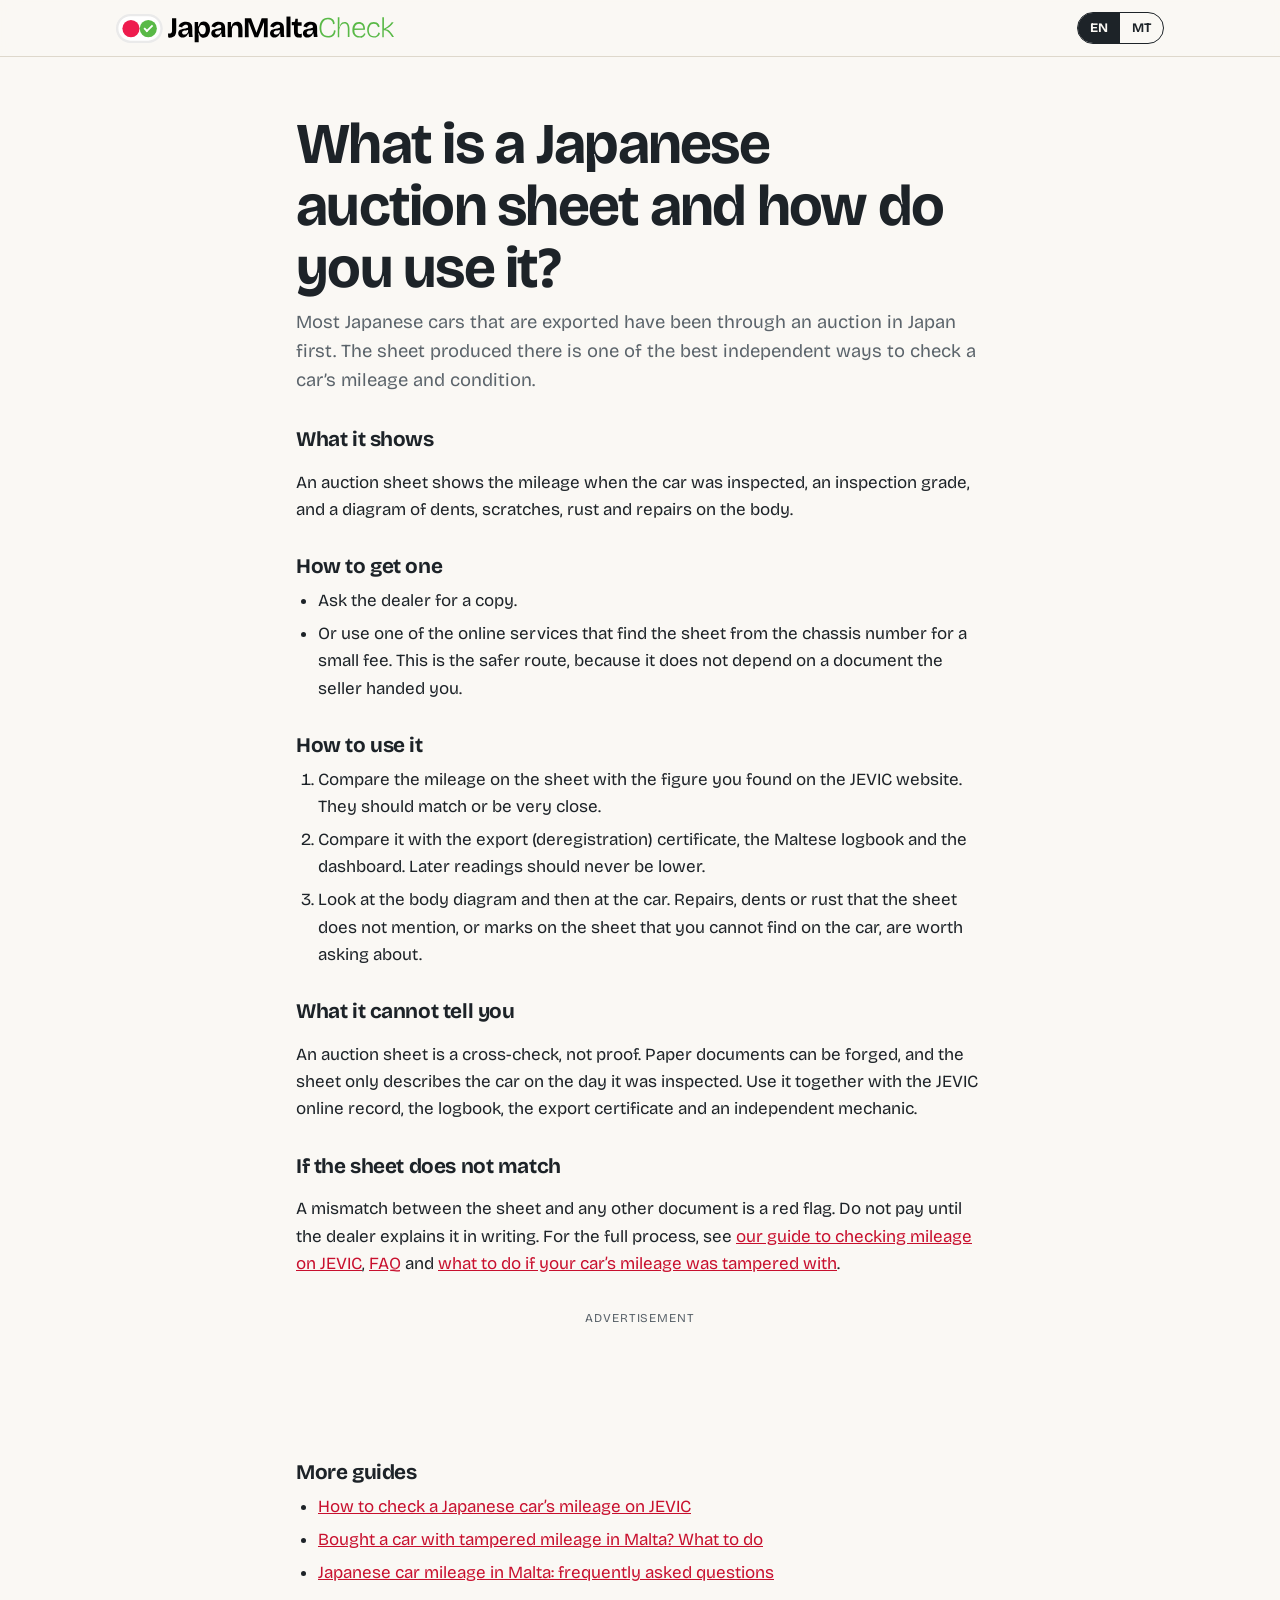
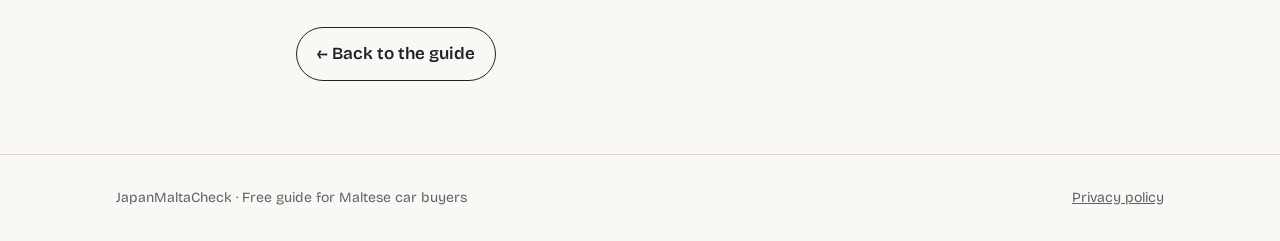
<file: auction-sheet-japanese-car.html>
<!doctype html>
<html lang="en">
<head>
<meta charset="utf-8">
<meta name="viewport" content="width=device-width, initial-scale=1">
<title>Japanese Auction Sheet Explained: Use It to Check Mileage | JapanMaltaCheck</title>
<meta name="description" content="What a Japanese auction sheet is, what it shows, how to get one from the chassis number, and how to use it as an independent cross-check on the mileage of a Japanese import.">
<link rel="canonical" href="https://japanmaltacheck.info/auction-sheet-japanese-car.html">
<link rel="alternate" hreflang="en" href="https://japanmaltacheck.info/auction-sheet-japanese-car.html">
<link rel="alternate" hreflang="mt" href="https://japanmaltacheck.info/mt/auction-sheet-japanese-car.html">
<link rel="alternate" hreflang="x-default" href="https://japanmaltacheck.info/auction-sheet-japanese-car.html">
<meta property="og:type" content="article">
<meta property="og:site_name" content="JapanMaltaCheck">
<meta property="og:locale" content="en_GB">
<meta property="og:url" content="https://japanmaltacheck.info/auction-sheet-japanese-car.html">
<meta property="og:title" content="Japanese Auction Sheet Explained: Use It to Check Mileage | JapanMaltaCheck">
<meta property="og:description" content="What a Japanese auction sheet is, what it shows, how to get one from the chassis number, and how to use it as an independent cross-check on the mileage of a Japanese import.">
<meta property="og:image" content="https://japanmaltacheck.info/compare-mileage-documents.webp">
<meta name="twitter:card" content="summary_large_image">
<script type="application/ld+json">{"@context":"https://schema.org","@type":"Article","headline":"What is a Japanese auction sheet and how do you use it?","inLanguage":"en","description":"What a Japanese auction sheet is, what it shows, how to get one from the chassis number, and how to use it as an independent cross-check on the mileage of a Japanese import.","mainEntityOfPage":"https://japanmaltacheck.info/auction-sheet-japanese-car.html"}</script>
<link rel="icon" href="favicon.ico" sizes="48x48">
<link rel="icon" type="image/png" href="favicon-192.png" sizes="192x192">
<link rel="apple-touch-icon" href="apple-touch-icon.png">
<script async src="https://pagead2.googlesyndication.com/pagead/js/adsbygoogle.js?client=ca-pub-2401669527240130"
     crossorigin="anonymous"></script>
<link rel="preconnect" href="https://fonts.googleapis.com">
<link rel="preconnect" href="https://fonts.gstatic.com" crossorigin>
<link href="https://fonts.googleapis.com/css2?family=Bricolage+Grotesque:opsz,wght@12..96,400..800&display=swap" rel="stylesheet">
<link rel="stylesheet" href="styles.css">
</head>
<body data-own-meta>

<header class="top">
  <div class="wrap top-inner">
    <a class="brand" href="./" aria-label="JapanMaltaCheck home">
      <img src="logo.svg" alt="JMC" class="logo" width="282" height="29">
    </a>
    <div class="top-right">
      <div class="lang" role="group" aria-label="Language">
        <a href="auction-sheet-japanese-car.html" hreflang="en" lang="en" aria-current="true">EN</a>
        <a href="mt/auction-sheet-japanese-car.html" hreflang="mt" lang="mt">MT</a>
      </div>
    </div>
  </div>
</header>

<main>
<article class="sec">
  <div class="wrap narrow policy">
    <h1>What is a Japanese auction sheet and how do you use it?</h1>
    <p class="lead">Most Japanese cars that are exported have been through an auction in Japan first. The sheet produced there is one of the best independent ways to check a car’s mileage and condition.</p>
    <h2>What it shows</h2>
    <p>An auction sheet shows the mileage when the car was inspected, an inspection grade, and a diagram of dents, scratches, rust and repairs on the body.</p>
    <h2>How to get one</h2>
    <ul class="plain">
      <li>Ask the dealer for a copy.</li>
      <li>Or use one of the online services that find the sheet from the chassis number for a small fee. This is the safer route, because it does not depend on a document the seller handed you.</li>
    </ul>
    <h2>How to use it</h2>
    <ol class="plain">
      <li>Compare the mileage on the sheet with the figure you found on the JEVIC website. They should match or be very close.</li>
      <li>Compare it with the export (deregistration) certificate, the Maltese logbook and the dashboard. Later readings should never be lower.</li>
      <li>Look at the body diagram and then at the car. Repairs, dents or rust that the sheet does not mention, or marks on the sheet that you cannot find on the car, are worth asking about.</li>
    </ol>
    <h2>What it cannot tell you</h2>
    <p>An auction sheet is a cross-check, not proof. Paper documents can be forged, and the sheet only describes the car on the day it was inspected. Use it together with the JEVIC online record, the logbook, the export certificate and an independent mechanic.</p>
    <h2>If the sheet does not match</h2>
    <p>A mismatch between the sheet and any other document is a red flag. Do not pay until the dealer explains it in writing. For the full process, see <a href="jevic-check-malta.html">our guide to checking mileage on JEVIC</a>, <a href="faq-japanese-car-mileage-malta.html">FAQ</a> and <a href="tampered-mileage-malta.html">what to do if your car’s mileage was tampered with</a>.</p>

    <aside class="ad-slot" data-slot="a" hidden aria-label="Advertisement"><span class="ad-label">Advertisement</span></aside>

    <h2>More guides</h2>
    <ul class="plain">
      <li><a href="jevic-check-malta.html">How to check a Japanese car’s mileage on JEVIC</a></li>
      <li><a href="tampered-mileage-malta.html">Bought a car with tampered mileage in Malta? What to do</a></li>
      <li><a href="faq-japanese-car-mileage-malta.html">Japanese car mileage in Malta: frequently asked questions</a></li>
    </ul>
    <p><a class="btn" href="./">← Back to the guide</a></p>
  </div>
</article>
</main>

<footer class="foot"><div class="wrap foot-inner"><span>JapanMaltaCheck · Free guide for Maltese car buyers</span> <a href="privacy.html">Privacy policy</a></div></footer>

<script src="ads.js"></script>
</body>
</html>
</file>
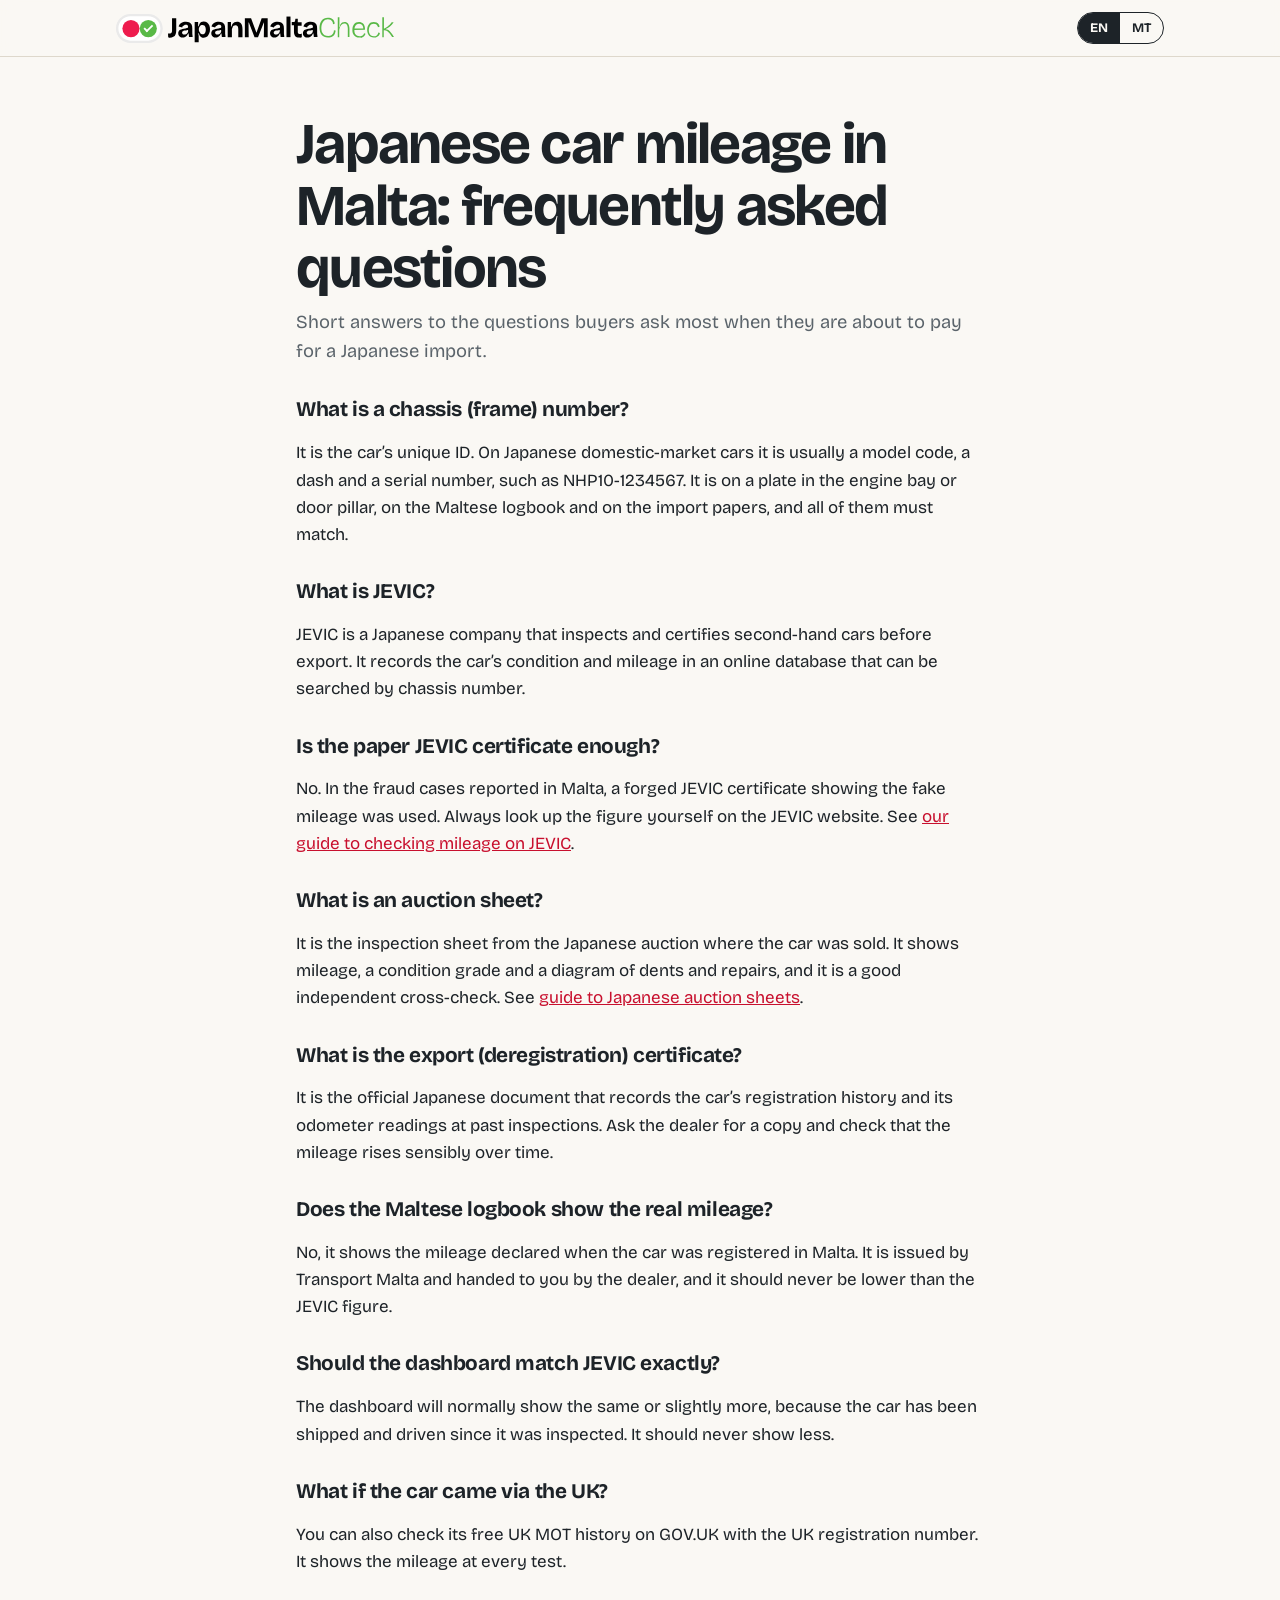
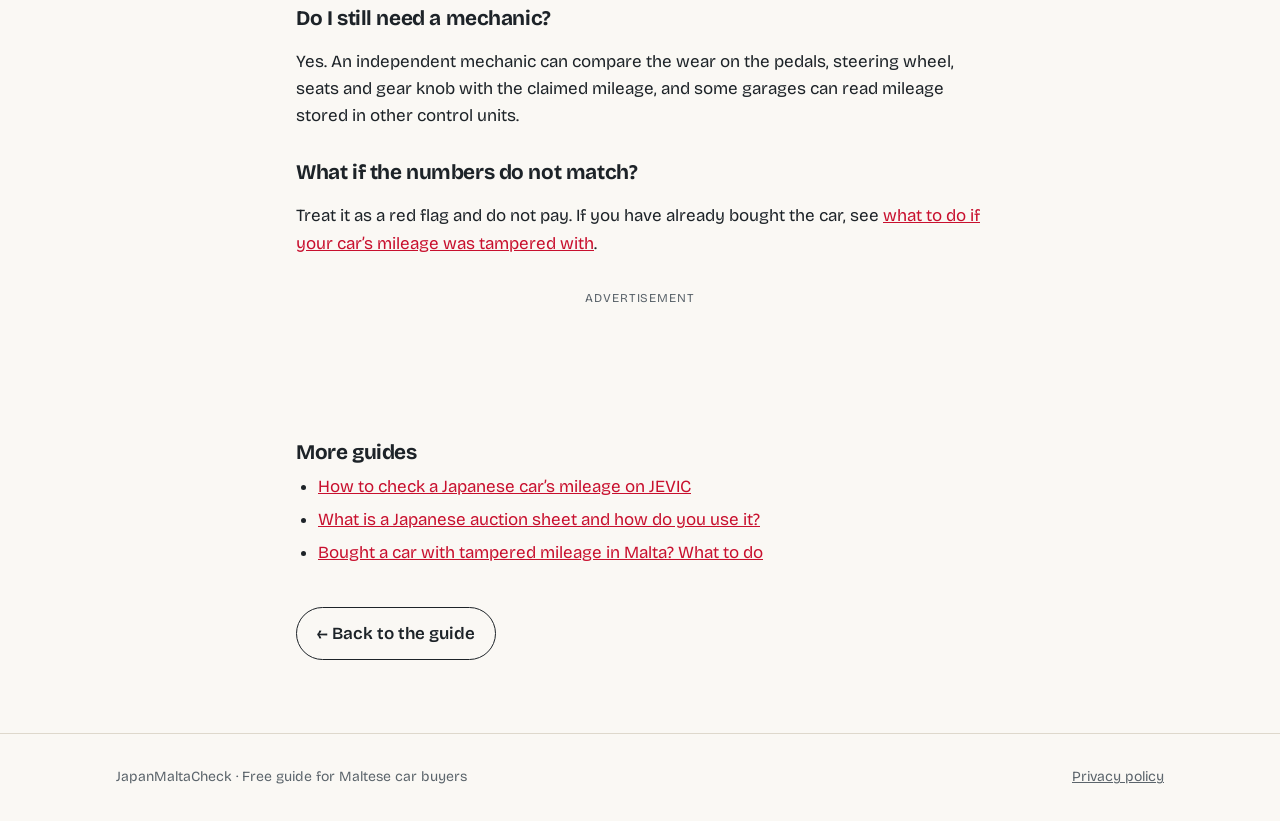
<file: faq-japanese-car-mileage-malta.html>
<!doctype html>
<html lang="en">
<head>
<meta charset="utf-8">
<meta name="viewport" content="width=device-width, initial-scale=1">
<title>Japanese Car Mileage in Malta: Frequently Asked Questions | JapanMaltaCheck</title>
<meta name="description" content="Answers to common questions from Maltese buyers: JEVIC, chassis numbers, auction sheets, export certificates, the Maltese logbook and what to do about a mismatch.">
<link rel="canonical" href="https://japanmaltacheck.info/faq-japanese-car-mileage-malta.html">
<link rel="alternate" hreflang="en" href="https://japanmaltacheck.info/faq-japanese-car-mileage-malta.html">
<link rel="alternate" hreflang="mt" href="https://japanmaltacheck.info/mt/faq-japanese-car-mileage-malta.html">
<link rel="alternate" hreflang="x-default" href="https://japanmaltacheck.info/faq-japanese-car-mileage-malta.html">
<meta property="og:type" content="article">
<meta property="og:site_name" content="JapanMaltaCheck">
<meta property="og:locale" content="en_GB">
<meta property="og:url" content="https://japanmaltacheck.info/faq-japanese-car-mileage-malta.html">
<meta property="og:title" content="Japanese Car Mileage in Malta: Frequently Asked Questions | JapanMaltaCheck">
<meta property="og:description" content="Answers to common questions from Maltese buyers: JEVIC, chassis numbers, auction sheets, export certificates, the Maltese logbook and what to do about a mismatch.">
<meta property="og:image" content="https://japanmaltacheck.info/compare-mileage-documents.webp">
<meta name="twitter:card" content="summary_large_image">
<script type="application/ld+json">{"@context":"https://schema.org","@type":"FAQPage","inLanguage":"en","name":"Japanese car mileage in Malta: frequently asked questions","mainEntity":[{"@type":"Question","name":"What is a chassis (frame) number?","acceptedAnswer":{"@type":"Answer","text":"It is the car’s unique ID. On Japanese domestic-market cars it is usually a model code, a dash and a serial number, such as NHP10-1234567. It is on a plate in the engine bay or door pillar, on the Maltese logbook and on the import papers, and all of them must match."}},{"@type":"Question","name":"What is JEVIC?","acceptedAnswer":{"@type":"Answer","text":"JEVIC is a Japanese company that inspects and certifies second-hand cars before export. It records the car’s condition and mileage in an online database that can be searched by chassis number."}},{"@type":"Question","name":"Is the paper JEVIC certificate enough?","acceptedAnswer":{"@type":"Answer","text":"No. In the fraud cases reported in Malta, a forged JEVIC certificate showing the fake mileage was used. Always look up the figure yourself on the JEVIC website. See ."}},{"@type":"Question","name":"What is an auction sheet?","acceptedAnswer":{"@type":"Answer","text":"It is the inspection sheet from the Japanese auction where the car was sold. It shows mileage, a condition grade and a diagram of dents and repairs, and it is a good independent cross-check. See ."}},{"@type":"Question","name":"What is the export (deregistration) certificate?","acceptedAnswer":{"@type":"Answer","text":"It is the official Japanese document that records the car’s registration history and its odometer readings at past inspections. Ask the dealer for a copy and check that the mileage rises sensibly over time."}},{"@type":"Question","name":"Does the Maltese logbook show the real mileage?","acceptedAnswer":{"@type":"Answer","text":"No, it shows the mileage declared when the car was registered in Malta. It is issued by Transport Malta and handed to you by the dealer, and it should never be lower than the JEVIC figure."}},{"@type":"Question","name":"Should the dashboard match JEVIC exactly?","acceptedAnswer":{"@type":"Answer","text":"The dashboard will normally show the same or slightly more, because the car has been shipped and driven since it was inspected. It should never show less."}},{"@type":"Question","name":"What if the car came via the UK?","acceptedAnswer":{"@type":"Answer","text":"You can also check its free UK MOT history on GOV.UK with the UK registration number. It shows the mileage at every test."}},{"@type":"Question","name":"Do I still need a mechanic?","acceptedAnswer":{"@type":"Answer","text":"Yes. An independent mechanic can compare the wear on the pedals, steering wheel, seats and gear knob with the claimed mileage, and some garages can read mileage stored in other control units."}},{"@type":"Question","name":"What if the numbers do not match?","acceptedAnswer":{"@type":"Answer","text":"Treat it as a red flag and do not pay. If you have already bought the car, see ."}}]}</script>
<link rel="icon" href="favicon.ico" sizes="48x48">
<link rel="icon" type="image/png" href="favicon-192.png" sizes="192x192">
<link rel="apple-touch-icon" href="apple-touch-icon.png">
<script async src="https://pagead2.googlesyndication.com/pagead/js/adsbygoogle.js?client=ca-pub-2401669527240130"
     crossorigin="anonymous"></script>
<link rel="preconnect" href="https://fonts.googleapis.com">
<link rel="preconnect" href="https://fonts.gstatic.com" crossorigin>
<link href="https://fonts.googleapis.com/css2?family=Bricolage+Grotesque:opsz,wght@12..96,400..800&display=swap" rel="stylesheet">
<link rel="stylesheet" href="styles.css">
</head>
<body data-own-meta>

<header class="top">
  <div class="wrap top-inner">
    <a class="brand" href="./" aria-label="JapanMaltaCheck home">
      <img src="logo.svg" alt="JMC" class="logo" width="282" height="29">
    </a>
    <div class="top-right">
      <div class="lang" role="group" aria-label="Language">
        <a href="faq-japanese-car-mileage-malta.html" hreflang="en" lang="en" aria-current="true">EN</a>
        <a href="mt/faq-japanese-car-mileage-malta.html" hreflang="mt" lang="mt">MT</a>
      </div>
    </div>
  </div>
</header>

<main>
<article class="sec">
  <div class="wrap narrow policy">
    <h1>Japanese car mileage in Malta: frequently asked questions</h1>
    <p class="lead">Short answers to the questions buyers ask most when they are about to pay for a Japanese import.</p>
    <h2>What is a chassis (frame) number?</h2>
    <p>It is the car’s unique ID. On Japanese domestic-market cars it is usually a model code, a dash and a serial number, such as NHP10-1234567. It is on a plate in the engine bay or door pillar, on the Maltese logbook and on the import papers, and all of them must match.</p>
    <h2>What is JEVIC?</h2>
    <p>JEVIC is a Japanese company that inspects and certifies second-hand cars before export. It records the car’s condition and mileage in an online database that can be searched by chassis number.</p>
    <h2>Is the paper JEVIC certificate enough?</h2>
    <p>No. In the fraud cases reported in Malta, a forged JEVIC certificate showing the fake mileage was used. Always look up the figure yourself on the JEVIC website. See <a href="jevic-check-malta.html">our guide to checking mileage on JEVIC</a>.</p>
    <h2>What is an auction sheet?</h2>
    <p>It is the inspection sheet from the Japanese auction where the car was sold. It shows mileage, a condition grade and a diagram of dents and repairs, and it is a good independent cross-check. See <a href="auction-sheet-japanese-car.html">guide to Japanese auction sheets</a>.</p>
    <h2>What is the export (deregistration) certificate?</h2>
    <p>It is the official Japanese document that records the car’s registration history and its odometer readings at past inspections. Ask the dealer for a copy and check that the mileage rises sensibly over time.</p>
    <h2>Does the Maltese logbook show the real mileage?</h2>
    <p>No, it shows the mileage declared when the car was registered in Malta. It is issued by Transport Malta and handed to you by the dealer, and it should never be lower than the JEVIC figure.</p>
    <h2>Should the dashboard match JEVIC exactly?</h2>
    <p>The dashboard will normally show the same or slightly more, because the car has been shipped and driven since it was inspected. It should never show less.</p>
    <h2>What if the car came via the UK?</h2>
    <p>You can also check its free UK MOT history on GOV.UK with the UK registration number. It shows the mileage at every test.</p>
    <h2>Do I still need a mechanic?</h2>
    <p>Yes. An independent mechanic can compare the wear on the pedals, steering wheel, seats and gear knob with the claimed mileage, and some garages can read mileage stored in other control units.</p>
    <h2>What if the numbers do not match?</h2>
    <p>Treat it as a red flag and do not pay. If you have already bought the car, see <a href="tampered-mileage-malta.html">what to do if your car’s mileage was tampered with</a>.</p>

    <aside class="ad-slot" data-slot="a" hidden aria-label="Advertisement"><span class="ad-label">Advertisement</span></aside>

    <h2>More guides</h2>
    <ul class="plain">
      <li><a href="jevic-check-malta.html">How to check a Japanese car’s mileage on JEVIC</a></li>
      <li><a href="auction-sheet-japanese-car.html">What is a Japanese auction sheet and how do you use it?</a></li>
      <li><a href="tampered-mileage-malta.html">Bought a car with tampered mileage in Malta? What to do</a></li>
    </ul>
    <p><a class="btn" href="./">← Back to the guide</a></p>
  </div>
</article>
</main>

<footer class="foot"><div class="wrap foot-inner"><span>JapanMaltaCheck · Free guide for Maltese car buyers</span> <a href="privacy.html">Privacy policy</a></div></footer>

<script src="ads.js"></script>
</body>
</html>
</file>
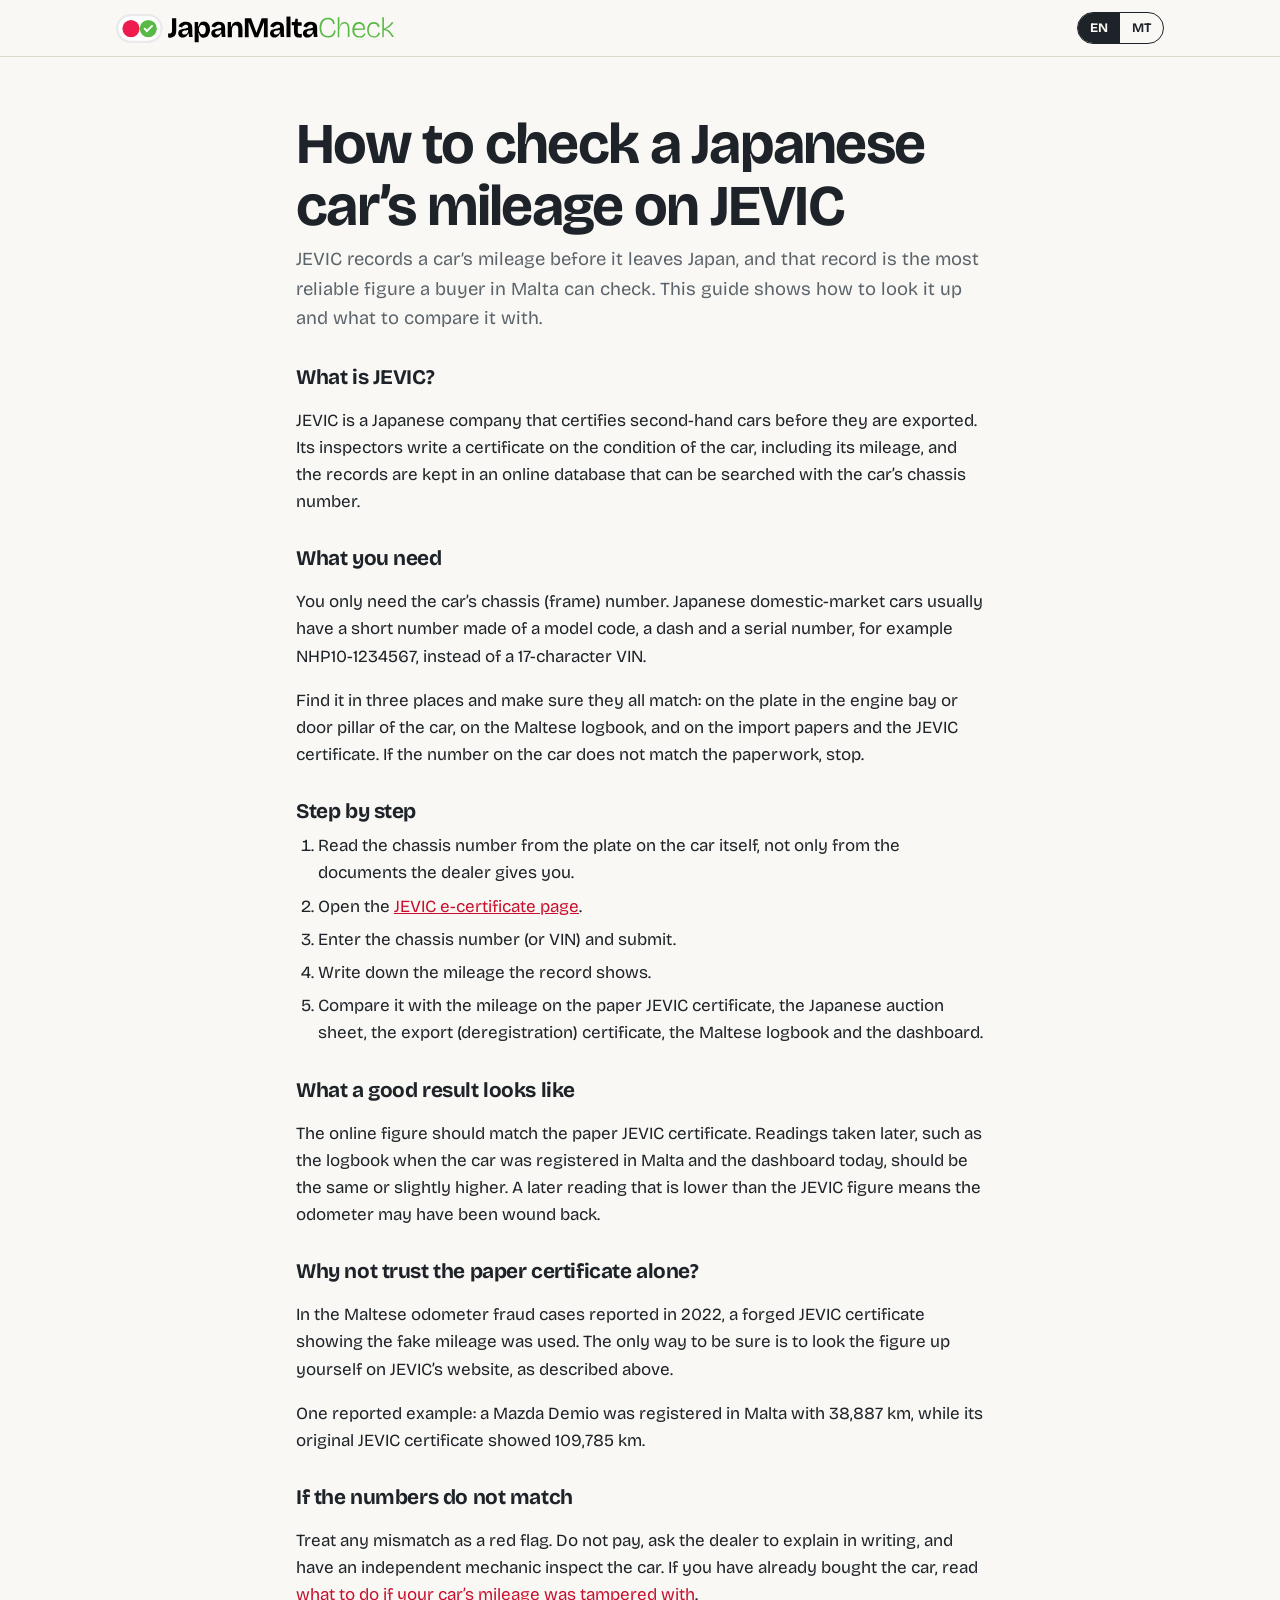
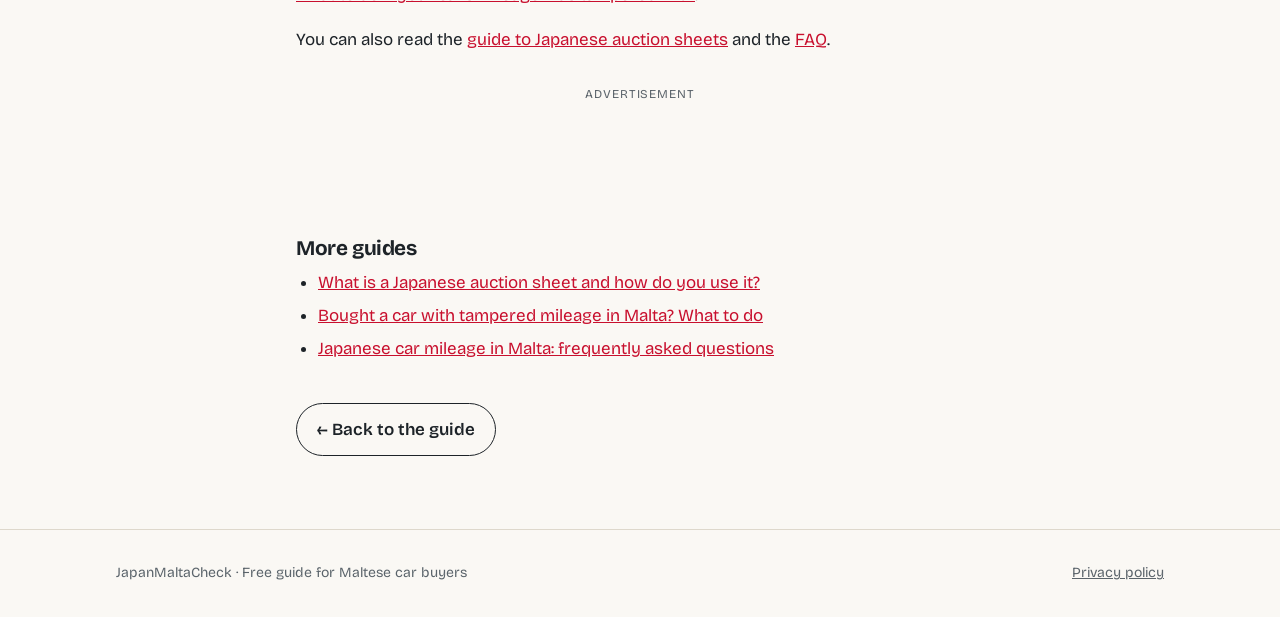
<file: jevic-check-malta.html>
<!doctype html>
<html lang="en">
<head>
<meta charset="utf-8">
<meta name="viewport" content="width=device-width, initial-scale=1">
<title>How to Check a Japanese Car’s Mileage on JEVIC | JapanMaltaCheck</title>
<meta name="description" content="Step-by-step guide for Maltese buyers: look up a Japanese import’s chassis number on the JEVIC website and compare the mileage with the certificate, logbook and dashboard.">
<link rel="canonical" href="https://japanmaltacheck.info/jevic-check-malta.html">
<link rel="alternate" hreflang="en" href="https://japanmaltacheck.info/jevic-check-malta.html">
<link rel="alternate" hreflang="mt" href="https://japanmaltacheck.info/mt/jevic-check-malta.html">
<link rel="alternate" hreflang="x-default" href="https://japanmaltacheck.info/jevic-check-malta.html">
<meta property="og:type" content="article">
<meta property="og:site_name" content="JapanMaltaCheck">
<meta property="og:locale" content="en_GB">
<meta property="og:url" content="https://japanmaltacheck.info/jevic-check-malta.html">
<meta property="og:title" content="How to Check a Japanese Car’s Mileage on JEVIC | JapanMaltaCheck">
<meta property="og:description" content="Step-by-step guide for Maltese buyers: look up a Japanese import’s chassis number on the JEVIC website and compare the mileage with the certificate, logbook and dashboard.">
<meta property="og:image" content="https://japanmaltacheck.info/compare-mileage-documents.webp">
<meta name="twitter:card" content="summary_large_image">
<script type="application/ld+json">{"@context":"https://schema.org","@type":"Article","headline":"How to check a Japanese car’s mileage on JEVIC","inLanguage":"en","description":"Step-by-step guide for Maltese buyers: look up a Japanese import’s chassis number on the JEVIC website and compare the mileage with the certificate, logbook and dashboard.","mainEntityOfPage":"https://japanmaltacheck.info/jevic-check-malta.html"}</script>
<link rel="icon" href="favicon.ico" sizes="48x48">
<link rel="icon" type="image/png" href="favicon-192.png" sizes="192x192">
<link rel="apple-touch-icon" href="apple-touch-icon.png">
<script async src="https://pagead2.googlesyndication.com/pagead/js/adsbygoogle.js?client=ca-pub-2401669527240130"
     crossorigin="anonymous"></script>
<link rel="preconnect" href="https://fonts.googleapis.com">
<link rel="preconnect" href="https://fonts.gstatic.com" crossorigin>
<link href="https://fonts.googleapis.com/css2?family=Bricolage+Grotesque:opsz,wght@12..96,400..800&display=swap" rel="stylesheet">
<link rel="stylesheet" href="styles.css">
</head>
<body data-own-meta>

<header class="top">
  <div class="wrap top-inner">
    <a class="brand" href="./" aria-label="JapanMaltaCheck home">
      <img src="logo.svg" alt="JMC" class="logo" width="282" height="29">
    </a>
    <div class="top-right">
      <div class="lang" role="group" aria-label="Language">
        <a href="jevic-check-malta.html" hreflang="en" lang="en" aria-current="true">EN</a>
        <a href="mt/jevic-check-malta.html" hreflang="mt" lang="mt">MT</a>
      </div>
    </div>
  </div>
</header>

<main>
<article class="sec">
  <div class="wrap narrow policy">
    <h1>How to check a Japanese car’s mileage on JEVIC</h1>
    <p class="lead">JEVIC records a car’s mileage before it leaves Japan, and that record is the most reliable figure a buyer in Malta can check. This guide shows how to look it up and what to compare it with.</p>
    <h2>What is JEVIC?</h2>
    <p>JEVIC is a Japanese company that certifies second-hand cars before they are exported. Its inspectors write a certificate on the condition of the car, including its mileage, and the records are kept in an online database that can be searched with the car’s chassis number.</p>
    <h2>What you need</h2>
    <p>You only need the car’s chassis (frame) number. Japanese domestic-market cars usually have a short number made of a model code, a dash and a serial number, for example NHP10-1234567, instead of a 17-character VIN.</p>
    <p>Find it in three places and make sure they all match: on the plate in the engine bay or door pillar of the car, on the Maltese logbook, and on the import papers and the JEVIC certificate. If the number on the car does not match the paperwork, stop.</p>
    <h2>Step by step</h2>
    <ol class="plain">
      <li>Read the chassis number from the plate on the car itself, not only from the documents the dealer gives you.</li>
      <li>Open the <a href="https://ecert.jenesis-it.com/odo" target="_blank" rel="noopener">JEVIC e-certificate page</a>.</li>
      <li>Enter the chassis number (or VIN) and submit.</li>
      <li>Write down the mileage the record shows.</li>
      <li>Compare it with the mileage on the paper JEVIC certificate, the Japanese auction sheet, the export (deregistration) certificate, the Maltese logbook and the dashboard.</li>
    </ol>
    <h2>What a good result looks like</h2>
    <p>The online figure should match the paper JEVIC certificate. Readings taken later, such as the logbook when the car was registered in Malta and the dashboard today, should be the same or slightly higher. A later reading that is lower than the JEVIC figure means the odometer may have been wound back.</p>
    <h2>Why not trust the paper certificate alone?</h2>
    <p>In the Maltese odometer fraud cases reported in 2022, a forged JEVIC certificate showing the fake mileage was used. The only way to be sure is to look the figure up yourself on JEVIC’s website, as described above.</p>
    <p>One reported example: a Mazda Demio was registered in Malta with 38,887 km, while its original JEVIC certificate showed 109,785 km.</p>
    <h2>If the numbers do not match</h2>
    <p>Treat any mismatch as a red flag. Do not pay, ask the dealer to explain in writing, and have an independent mechanic inspect the car. If you have already bought the car, read <a href="tampered-mileage-malta.html">what to do if your car’s mileage was tampered with</a>.</p>
    <p>You can also read the <a href="auction-sheet-japanese-car.html">guide to Japanese auction sheets</a> and the <a href="faq-japanese-car-mileage-malta.html">FAQ</a>.</p>

    <aside class="ad-slot" data-slot="a" hidden aria-label="Advertisement"><span class="ad-label">Advertisement</span></aside>

    <h2>More guides</h2>
    <ul class="plain">
      <li><a href="auction-sheet-japanese-car.html">What is a Japanese auction sheet and how do you use it?</a></li>
      <li><a href="tampered-mileage-malta.html">Bought a car with tampered mileage in Malta? What to do</a></li>
      <li><a href="faq-japanese-car-mileage-malta.html">Japanese car mileage in Malta: frequently asked questions</a></li>
    </ul>
    <p><a class="btn" href="./">← Back to the guide</a></p>
  </div>
</article>
</main>

<footer class="foot"><div class="wrap foot-inner"><span>JapanMaltaCheck · Free guide for Maltese car buyers</span> <a href="privacy.html">Privacy policy</a></div></footer>

<script src="ads.js"></script>
</body>
</html>
</file>
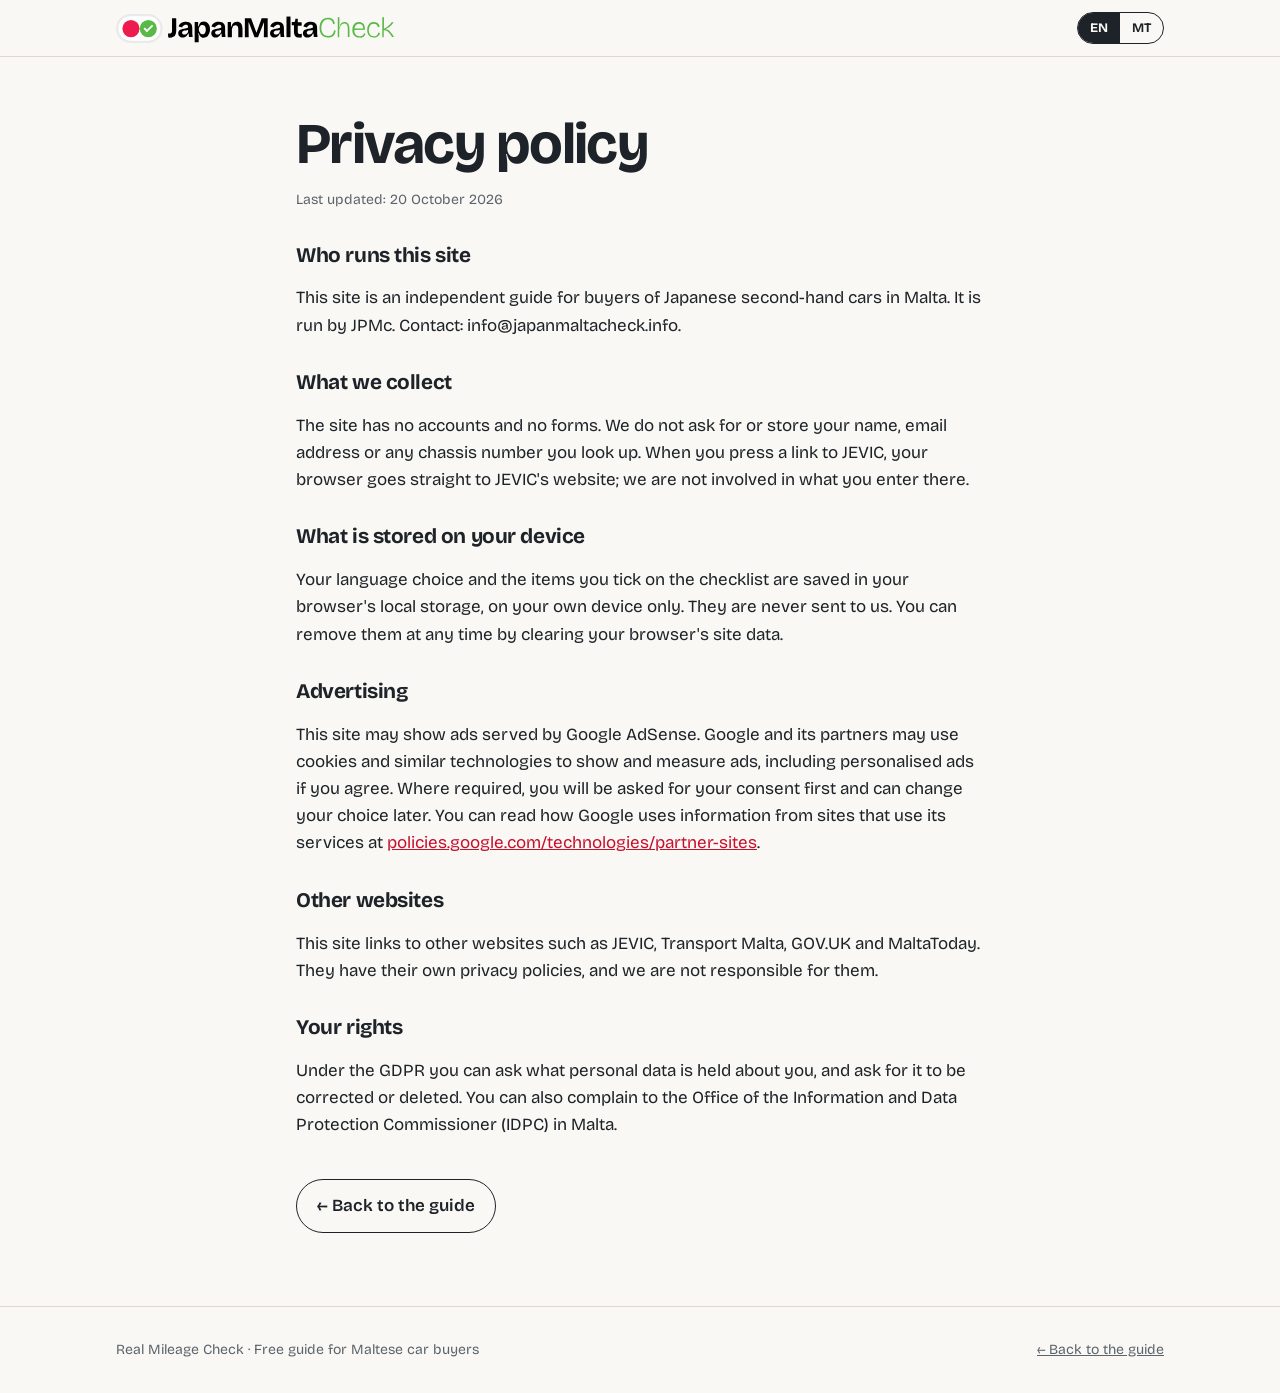
<file: privacy.html>
<!doctype html>
<html lang="en">
<head>
<meta charset="utf-8">
<meta name="viewport" content="width=device-width, initial-scale=1">
<title>Privacy policy – JapanMaltaCheck</title>
<meta name="description" content="How this site handles your data, cookies and advertising.">
<link rel="canonical" href="https://japanmaltacheck.info/privacy.html">
<link rel="alternate" hreflang="en" href="https://japanmaltacheck.info/privacy.html">
<link rel="alternate" hreflang="mt" href="https://japanmaltacheck.info/mt/privacy.html">
<link rel="alternate" hreflang="x-default" href="https://japanmaltacheck.info/privacy.html">
<link rel="preconnect" href="https://fonts.googleapis.com">
<link rel="preconnect" href="https://fonts.gstatic.com" crossorigin>
<link href="https://fonts.googleapis.com/css2?family=Bricolage+Grotesque:opsz,wght@12..96,400..800&display=swap" rel="stylesheet">
<link rel="icon" href="favicon.ico" sizes="48x48">
<link rel="icon" type="image/png" href="favicon-192.png" sizes="192x192">
<link rel="apple-touch-icon" href="apple-touch-icon.png">
<script async src="https://pagead2.googlesyndication.com/pagead/js/adsbygoogle.js?client=ca-pub-2401669527240130"
     crossorigin="anonymous"></script>
<link rel="stylesheet" href="styles.css">
</head>
<body data-own-meta>

<header class="top">
  <div class="wrap top-inner">
    <a class="brand" href="index.html" aria-label="JapanMaltaCheck home">
      <img src="logo.svg" alt="JMC" class="logo" width="282" height="29">
    </a>
    <div class="top-right">
      <div class="lang" role="group" aria-label="Language">
        <a href="privacy.html" hreflang="en" lang="en" aria-current="true">EN</a>
        <a href="mt/privacy.html" hreflang="mt" lang="mt">MT</a>
      </div>
    </div>
  </div>
</header>

<main>
<section class="sec">
  <div class="wrap narrow policy">
    <h1 data-i18n="pv.h1">Privacy policy</h1>
    <p class="small" data-i18n="pv.updated">Last updated: 20 October 2026</p>

    <h2 data-i18n="pv.who.h">Who runs this site</h2>
    <p data-i18n="pv.who.p">This site is an independent guide for buyers of Japanese second-hand cars in Malta. It is run by JPMc. Contact: info@japanmaltacheck.info.</p>

    <h2 data-i18n="pv.data.h">What we collect</h2>
    <p data-i18n="pv.data.p">The site has no accounts and no forms. We do not ask for or store your name, email address or any chassis number you look up. When you press a link to JEVIC, your browser goes straight to JEVIC's website; we are not involved in what you enter there.</p>

    <h2 data-i18n="pv.local.h">What is stored on your device</h2>
    <p data-i18n="pv.local.p">Your language choice and the items you tick on the checklist are saved in your browser's local storage, on your own device only. They are never sent to us. You can remove them at any time by clearing your browser's site data.</p>

    <h2 data-i18n="pv.ads.h">Advertising</h2>
    <p data-i18n="pv.ads.p">This site may show ads served by Google AdSense. Google and its partners may use cookies and similar technologies to show and measure ads, including personalised ads if you agree. Where required, you will be asked for your consent first and can change your choice later. You can read how Google uses information from sites that use its services at <a href="https://policies.google.com/technologies/partner-sites" target="_blank" rel="noopener">policies.google.com/technologies/partner-sites</a>.</p>

    <h2 data-i18n="pv.links.h">Other websites</h2>
    <p data-i18n="pv.links.p">This site links to other websites such as JEVIC, Transport Malta, GOV.UK and MaltaToday. They have their own privacy policies, and we are not responsible for them.</p>

    <h2 data-i18n="pv.rights.h">Your rights</h2>
    <p data-i18n="pv.rights.p">Under the GDPR you can ask what personal data is held about you, and ask for it to be corrected or deleted. You can also complain to the Office of the Information and Data Protection Commissioner (IDPC) in Malta.</p>

    <p><a class="btn" href="index.html" data-i18n="pv.back">← Back to the guide</a></p>
  </div>
</section>
</main>

<footer class="foot"><div class="wrap foot-inner"><span data-i18n="foot">Real Mileage Check · Free guide for Maltese car buyers</span> <a href="index.html" data-i18n="pv.back">← Back to the guide</a></div></footer>

<script src="i18n.js"></script>
<script>I18N.init();</script>
</body>
</html>
</file>
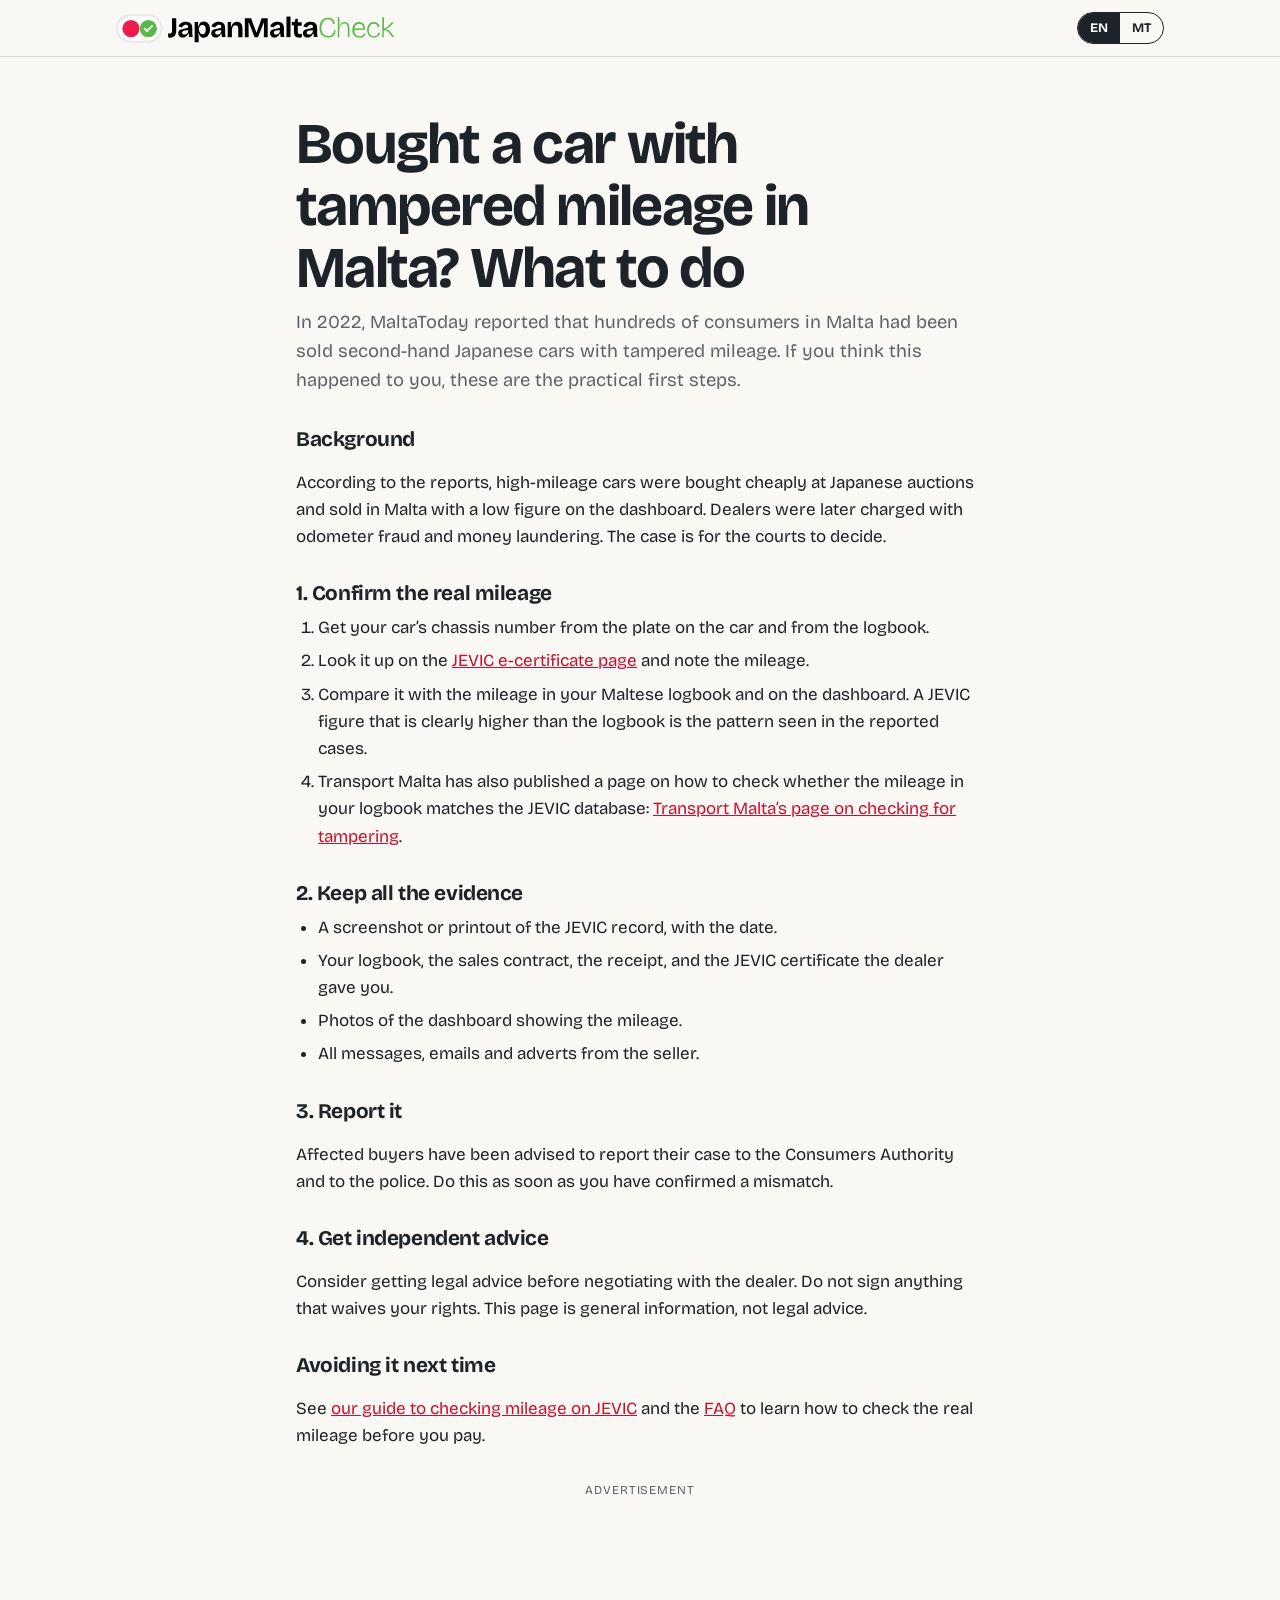
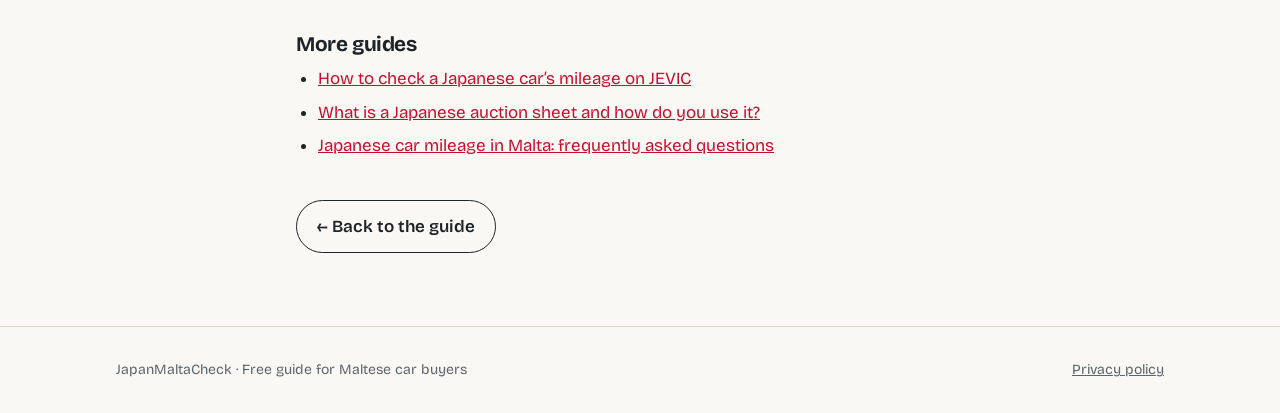
<file: tampered-mileage-malta.html>
<!doctype html>
<html lang="en">
<head>
<meta charset="utf-8">
<meta name="viewport" content="width=device-width, initial-scale=1">
<title>Bought a Japanese Car With Tampered Mileage in Malta? What to Do | JapanMaltaCheck</title>
<meta name="description" content="If you think the mileage on your Japanese import in Malta was wound back: how to confirm it, what evidence to keep, and who to report it to.">
<link rel="canonical" href="https://japanmaltacheck.info/tampered-mileage-malta.html">
<link rel="alternate" hreflang="en" href="https://japanmaltacheck.info/tampered-mileage-malta.html">
<link rel="alternate" hreflang="mt" href="https://japanmaltacheck.info/mt/tampered-mileage-malta.html">
<link rel="alternate" hreflang="x-default" href="https://japanmaltacheck.info/tampered-mileage-malta.html">
<meta property="og:type" content="article">
<meta property="og:site_name" content="JapanMaltaCheck">
<meta property="og:locale" content="en_GB">
<meta property="og:url" content="https://japanmaltacheck.info/tampered-mileage-malta.html">
<meta property="og:title" content="Bought a Japanese Car With Tampered Mileage in Malta? What to Do | JapanMaltaCheck">
<meta property="og:description" content="If you think the mileage on your Japanese import in Malta was wound back: how to confirm it, what evidence to keep, and who to report it to.">
<meta property="og:image" content="https://japanmaltacheck.info/compare-mileage-documents.webp">
<meta name="twitter:card" content="summary_large_image">
<script type="application/ld+json">{"@context":"https://schema.org","@type":"Article","headline":"Bought a car with tampered mileage in Malta? What to do","inLanguage":"en","description":"If you think the mileage on your Japanese import in Malta was wound back: how to confirm it, what evidence to keep, and who to report it to.","mainEntityOfPage":"https://japanmaltacheck.info/tampered-mileage-malta.html"}</script>
<link rel="icon" href="favicon.ico" sizes="48x48">
<link rel="icon" type="image/png" href="favicon-192.png" sizes="192x192">
<link rel="apple-touch-icon" href="apple-touch-icon.png">
<script async src="https://pagead2.googlesyndication.com/pagead/js/adsbygoogle.js?client=ca-pub-2401669527240130"
     crossorigin="anonymous"></script>
<link rel="preconnect" href="https://fonts.googleapis.com">
<link rel="preconnect" href="https://fonts.gstatic.com" crossorigin>
<link href="https://fonts.googleapis.com/css2?family=Bricolage+Grotesque:opsz,wght@12..96,400..800&display=swap" rel="stylesheet">
<link rel="stylesheet" href="styles.css">
</head>
<body data-own-meta>

<header class="top">
  <div class="wrap top-inner">
    <a class="brand" href="./" aria-label="JapanMaltaCheck home">
      <img src="logo.svg" alt="JMC" class="logo" width="282" height="29">
    </a>
    <div class="top-right">
      <div class="lang" role="group" aria-label="Language">
        <a href="tampered-mileage-malta.html" hreflang="en" lang="en" aria-current="true">EN</a>
        <a href="mt/tampered-mileage-malta.html" hreflang="mt" lang="mt">MT</a>
      </div>
    </div>
  </div>
</header>

<main>
<article class="sec">
  <div class="wrap narrow policy">
    <h1>Bought a car with tampered mileage in Malta? What to do</h1>
    <p class="lead">In 2022, MaltaToday reported that hundreds of consumers in Malta had been sold second-hand Japanese cars with tampered mileage. If you think this happened to you, these are the practical first steps.</p>
    <h2>Background</h2>
    <p>According to the reports, high-mileage cars were bought cheaply at Japanese auctions and sold in Malta with a low figure on the dashboard. Dealers were later charged with odometer fraud and money laundering. The case is for the courts to decide.</p>
    <h2>1. Confirm the real mileage</h2>
    <ol class="plain">
      <li>Get your car’s chassis number from the plate on the car and from the logbook.</li>
      <li>Look it up on the <a href="https://ecert.jenesis-it.com/odo" target="_blank" rel="noopener">JEVIC e-certificate page</a> and note the mileage.</li>
      <li>Compare it with the mileage in your Maltese logbook and on the dashboard. A JEVIC figure that is clearly higher than the logbook is the pattern seen in the reported cases.</li>
      <li>Transport Malta has also published a page on how to check whether the mileage in your logbook matches the JEVIC database: <a href="https://www.transport.gov.mt/news/how-to-check-if-your-car-has-been-tampered-with-5644" target="_blank" rel="noopener">Transport Malta’s page on checking for tampering</a>.</li>
    </ol>
    <h2>2. Keep all the evidence</h2>
    <ul class="plain">
      <li>A screenshot or printout of the JEVIC record, with the date.</li>
      <li>Your logbook, the sales contract, the receipt, and the JEVIC certificate the dealer gave you.</li>
      <li>Photos of the dashboard showing the mileage.</li>
      <li>All messages, emails and adverts from the seller.</li>
    </ul>
    <h2>3. Report it</h2>
    <p>Affected buyers have been advised to report their case to the Consumers Authority and to the police. Do this as soon as you have confirmed a mismatch.</p>
    <h2>4. Get independent advice</h2>
    <p>Consider getting legal advice before negotiating with the dealer. Do not sign anything that waives your rights. This page is general information, not legal advice.</p>
    <h2>Avoiding it next time</h2>
    <p>See <a href="jevic-check-malta.html">our guide to checking mileage on JEVIC</a> and the <a href="faq-japanese-car-mileage-malta.html">FAQ</a> to learn how to check the real mileage before you pay.</p>

    <aside class="ad-slot" data-slot="a" hidden aria-label="Advertisement"><span class="ad-label">Advertisement</span></aside>

    <h2>More guides</h2>
    <ul class="plain">
      <li><a href="jevic-check-malta.html">How to check a Japanese car’s mileage on JEVIC</a></li>
      <li><a href="auction-sheet-japanese-car.html">What is a Japanese auction sheet and how do you use it?</a></li>
      <li><a href="faq-japanese-car-mileage-malta.html">Japanese car mileage in Malta: frequently asked questions</a></li>
    </ul>
    <p><a class="btn" href="./">← Back to the guide</a></p>
  </div>
</article>
</main>

<footer class="foot"><div class="wrap foot-inner"><span>JapanMaltaCheck · Free guide for Maltese car buyers</span> <a href="privacy.html">Privacy policy</a></div></footer>

<script src="ads.js"></script>
</body>
</html>
</file>
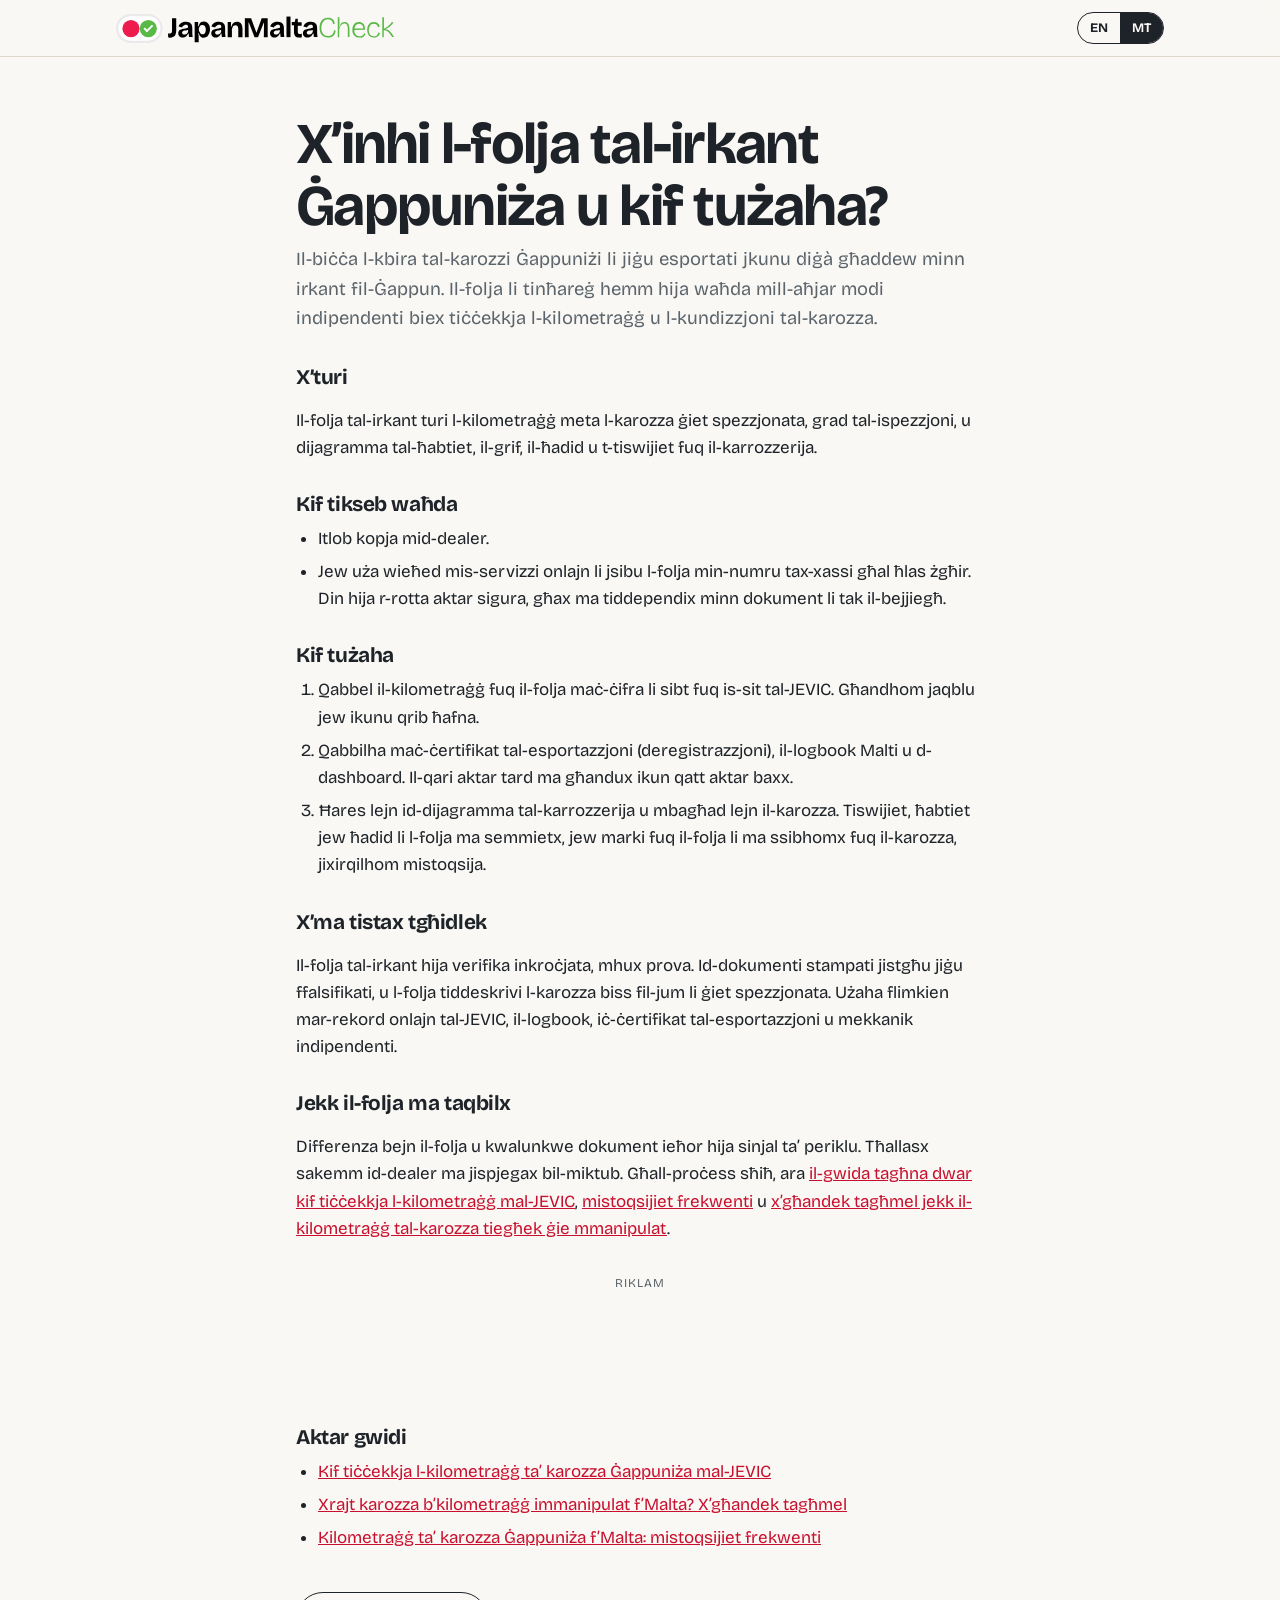
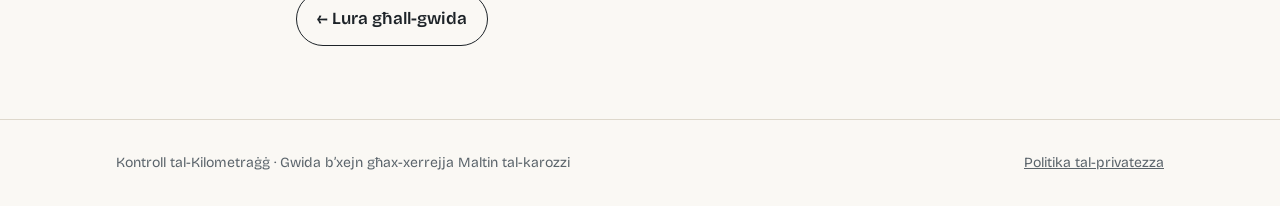
<file: mt/auction-sheet-japanese-car.html>
<!doctype html>
<html lang="mt">
<head>
<meta charset="utf-8">
<meta name="viewport" content="width=device-width, initial-scale=1">
<title>Il-Folja tal-Irkant Ġappuniża Spjegata: Uża-ha biex Tiċċekkja l-Kilometraġġ | JapanMaltaCheck</title>
<meta name="description" content="X’inhi l-folja tal-irkant Ġappuniża, x’turi, kif tikseb waħda min-numru tax-xassi, u kif tużaha bħala verifika indipendenti tal-kilometraġġ ta’ karozza importata mill-Ġappun.">
<link rel="canonical" href="https://japanmaltacheck.info/mt/auction-sheet-japanese-car.html">
<link rel="alternate" hreflang="en" href="https://japanmaltacheck.info/auction-sheet-japanese-car.html">
<link rel="alternate" hreflang="mt" href="https://japanmaltacheck.info/mt/auction-sheet-japanese-car.html">
<link rel="alternate" hreflang="x-default" href="https://japanmaltacheck.info/auction-sheet-japanese-car.html">
<meta property="og:type" content="article">
<meta property="og:site_name" content="JapanMaltaCheck">
<meta property="og:locale" content="mt_MT">
<meta property="og:url" content="https://japanmaltacheck.info/mt/auction-sheet-japanese-car.html">
<meta property="og:title" content="Il-Folja tal-Irkant Ġappuniża Spjegata: Uża-ha biex Tiċċekkja l-Kilometraġġ | JapanMaltaCheck">
<meta property="og:description" content="X’inhi l-folja tal-irkant Ġappuniża, x’turi, kif tikseb waħda min-numru tax-xassi, u kif tużaha bħala verifika indipendenti tal-kilometraġġ ta’ karozza importata mill-Ġappun.">
<meta property="og:image" content="https://japanmaltacheck.info/compare-mileage-documents.webp">
<meta name="twitter:card" content="summary_large_image">
<script type="application/ld+json">{"@context":"https://schema.org","@type":"Article","headline":"X’inhi l-folja tal-irkant Ġappuniża u kif tużaha?","inLanguage":"mt","description":"X’inhi l-folja tal-irkant Ġappuniża, x’turi, kif tikseb waħda min-numru tax-xassi, u kif tużaha bħala verifika indipendenti tal-kilometraġġ ta’ karozza importata mill-Ġappun.","mainEntityOfPage":"https://japanmaltacheck.info/mt/auction-sheet-japanese-car.html"}</script>
<link rel="icon" href="../favicon.ico" sizes="48x48">
<link rel="icon" type="image/png" href="../favicon-192.png" sizes="192x192">
<link rel="apple-touch-icon" href="../apple-touch-icon.png">
<script async src="https://pagead2.googlesyndication.com/pagead/js/adsbygoogle.js?client=ca-pub-2401669527240130"
     crossorigin="anonymous"></script>
<link rel="preconnect" href="https://fonts.googleapis.com">
<link rel="preconnect" href="https://fonts.gstatic.com" crossorigin>
<link href="https://fonts.googleapis.com/css2?family=Bricolage+Grotesque:opsz,wght@12..96,400..800&display=swap" rel="stylesheet">
<link rel="stylesheet" href="../styles.css">
</head>
<body data-own-meta>

<header class="top">
  <div class="wrap top-inner">
    <a class="brand" href="./" aria-label="JapanMaltaCheck – paġna prinċipali">
      <img src="../logo.svg" alt="JMC" class="logo" width="282" height="29">
    </a>
    <div class="top-right">
      <div class="lang" role="group" aria-label="Language">
        <a href="../auction-sheet-japanese-car.html" hreflang="en" lang="en">EN</a>
        <a href="auction-sheet-japanese-car.html" hreflang="mt" lang="mt" aria-current="true">MT</a>
      </div>
    </div>
  </div>
</header>

<main>
<article class="sec">
  <div class="wrap narrow policy">
    <h1>X’inhi l-folja tal-irkant Ġappuniża u kif tużaha?</h1>
    <p class="lead">Il-biċċa l-kbira tal-karozzi Ġappuniżi li jiġu esportati jkunu diġà għaddew minn irkant fil-Ġappun. Il-folja li tinħareġ hemm hija waħda mill-aħjar modi indipendenti biex tiċċekkja l-kilometraġġ u l-kundizzjoni tal-karozza.</p>
    <h2>X’turi</h2>
    <p>Il-folja tal-irkant turi l-kilometraġġ meta l-karozza ġiet spezzjonata, grad tal-ispezzjoni, u dijagramma tal-ħabtiet, il-grif, il-ħadid u t-tiswijiet fuq il-karrozzerija.</p>
    <h2>Kif tikseb waħda</h2>
    <ul class="plain">
      <li>Itlob kopja mid-dealer.</li>
      <li>Jew uża wieħed mis-servizzi onlajn li jsibu l-folja min-numru tax-xassi għal ħlas żgħir. Din hija r-rotta aktar sigura, għax ma tiddependix minn dokument li tak il-bejjiegħ.</li>
    </ul>
    <h2>Kif tużaha</h2>
    <ol class="plain">
      <li>Qabbel il-kilometraġġ fuq il-folja maċ-ċifra li sibt fuq is-sit tal-JEVIC. Għandhom jaqblu jew ikunu qrib ħafna.</li>
      <li>Qabbilha maċ-ċertifikat tal-esportazzjoni (deregistrazzjoni), il-logbook Malti u d-dashboard. Il-qari aktar tard ma għandux ikun qatt aktar baxx.</li>
      <li>Ħares lejn id-dijagramma tal-karrozzerija u mbagħad lejn il-karozza. Tiswijiet, ħabtiet jew ħadid li l-folja ma semmietx, jew marki fuq il-folja li ma ssibhomx fuq il-karozza, jixirqilhom mistoqsija.</li>
    </ol>
    <h2>X’ma tistax tgħidlek</h2>
    <p>Il-folja tal-irkant hija verifika inkroċjata, mhux prova. Id-dokumenti stampati jistgħu jiġu ffalsifikati, u l-folja tiddeskrivi l-karozza biss fil-jum li ġiet spezzjonata. Użaha flimkien mar-rekord onlajn tal-JEVIC, il-logbook, iċ-ċertifikat tal-esportazzjoni u mekkanik indipendenti.</p>
    <h2>Jekk il-folja ma taqbilx</h2>
    <p>Differenza bejn il-folja u kwalunkwe dokument ieħor hija sinjal ta’ periklu. Tħallasx sakemm id-dealer ma jispjegax bil-miktub. Għall-proċess sħiħ, ara <a href="jevic-check-malta.html">il-gwida tagħna dwar kif tiċċekkja l-kilometraġġ mal-JEVIC</a>, <a href="faq-japanese-car-mileage-malta.html">mistoqsijiet frekwenti</a> u <a href="tampered-mileage-malta.html">x’għandek tagħmel jekk il-kilometraġġ tal-karozza tiegħek ġie mmanipulat</a>.</p>

    <aside class="ad-slot" data-slot="a" hidden aria-label="Riklam"><span class="ad-label">Riklam</span></aside>

    <h2>Aktar gwidi</h2>
    <ul class="plain">
      <li><a href="jevic-check-malta.html">Kif tiċċekkja l-kilometraġġ ta’ karozza Ġappuniża mal-JEVIC</a></li>
      <li><a href="tampered-mileage-malta.html">Xrajt karozza b’kilometraġġ immanipulat f’Malta? X’għandek tagħmel</a></li>
      <li><a href="faq-japanese-car-mileage-malta.html">Kilometraġġ ta’ karozza Ġappuniża f’Malta: mistoqsijiet frekwenti</a></li>
    </ul>
    <p><a class="btn" href="./">← Lura għall-gwida</a></p>
  </div>
</article>
</main>

<footer class="foot"><div class="wrap foot-inner"><span>Kontroll tal-Kilometraġġ · Gwida b’xejn għax-xerrejja Maltin tal-karozzi</span> <a href="privacy.html">Politika tal-privatezza</a></div></footer>

<script src="../ads.js"></script>
</body>
</html>
</file>
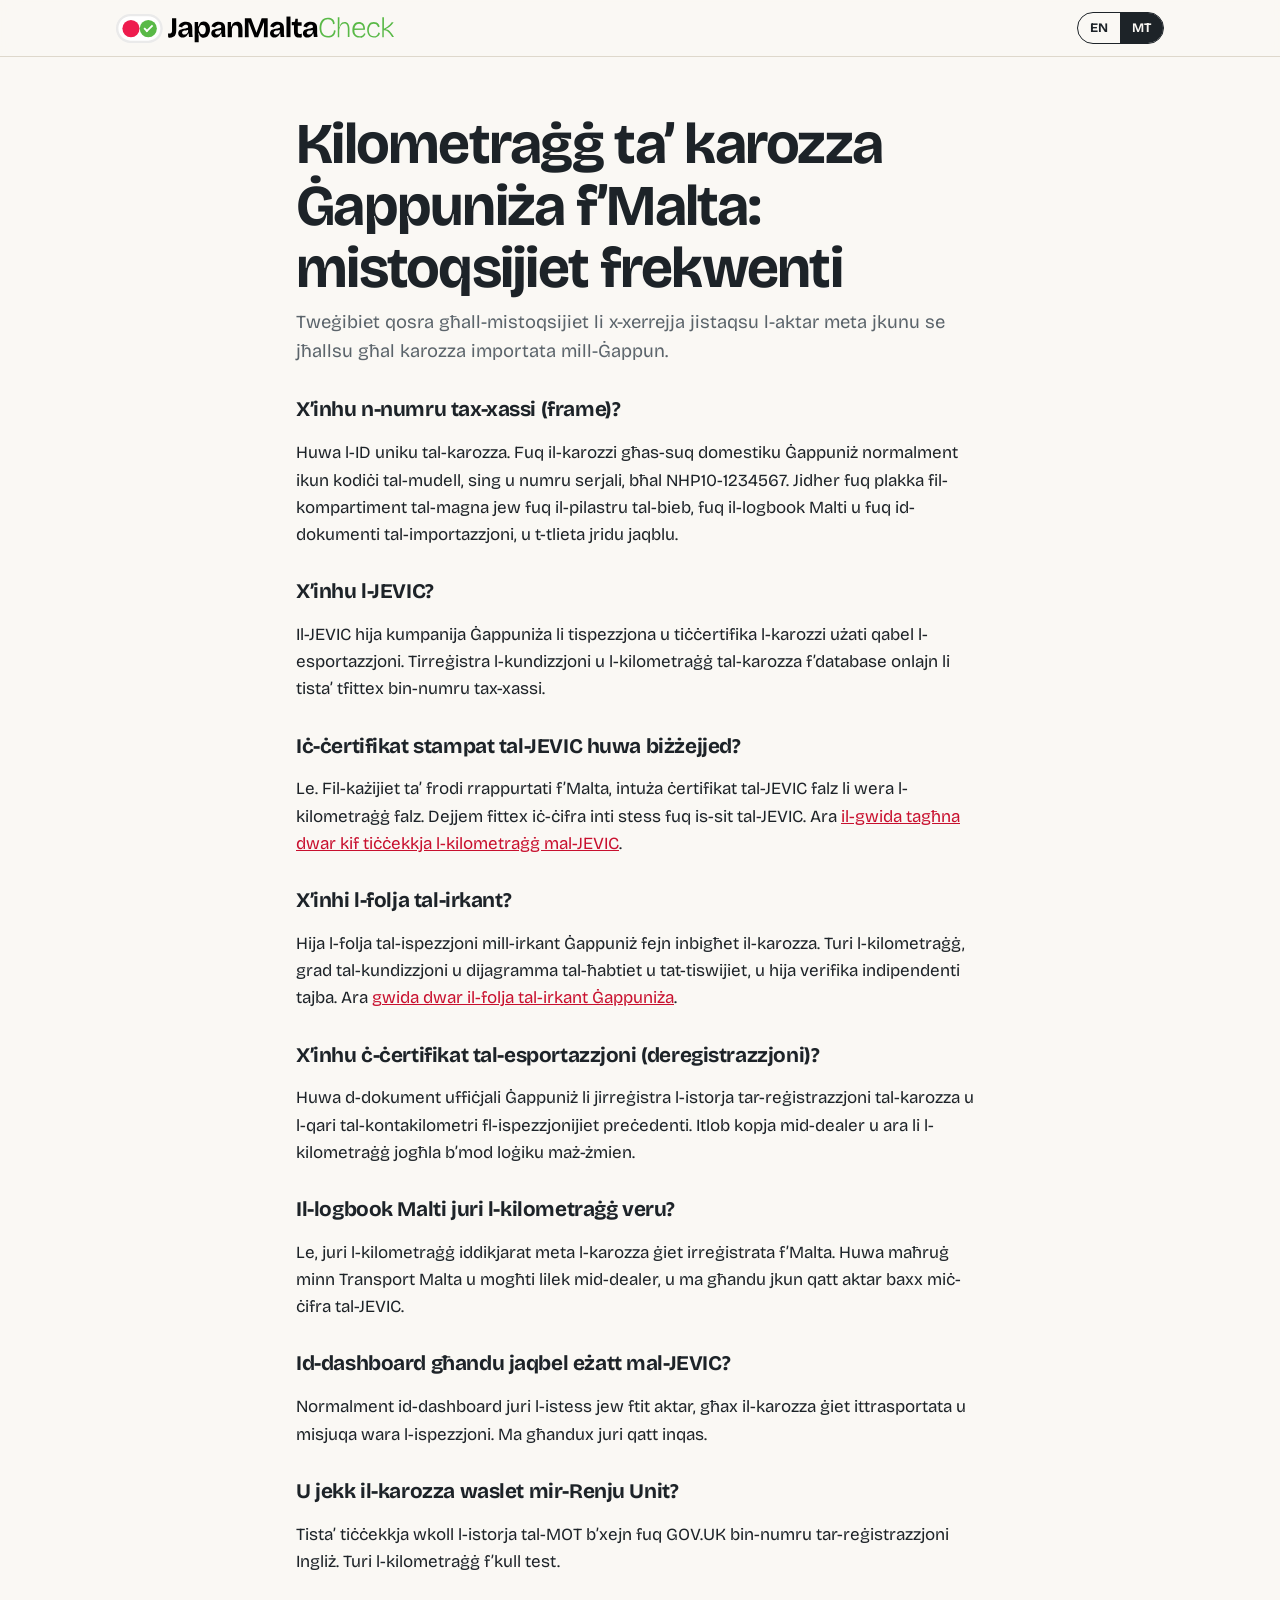
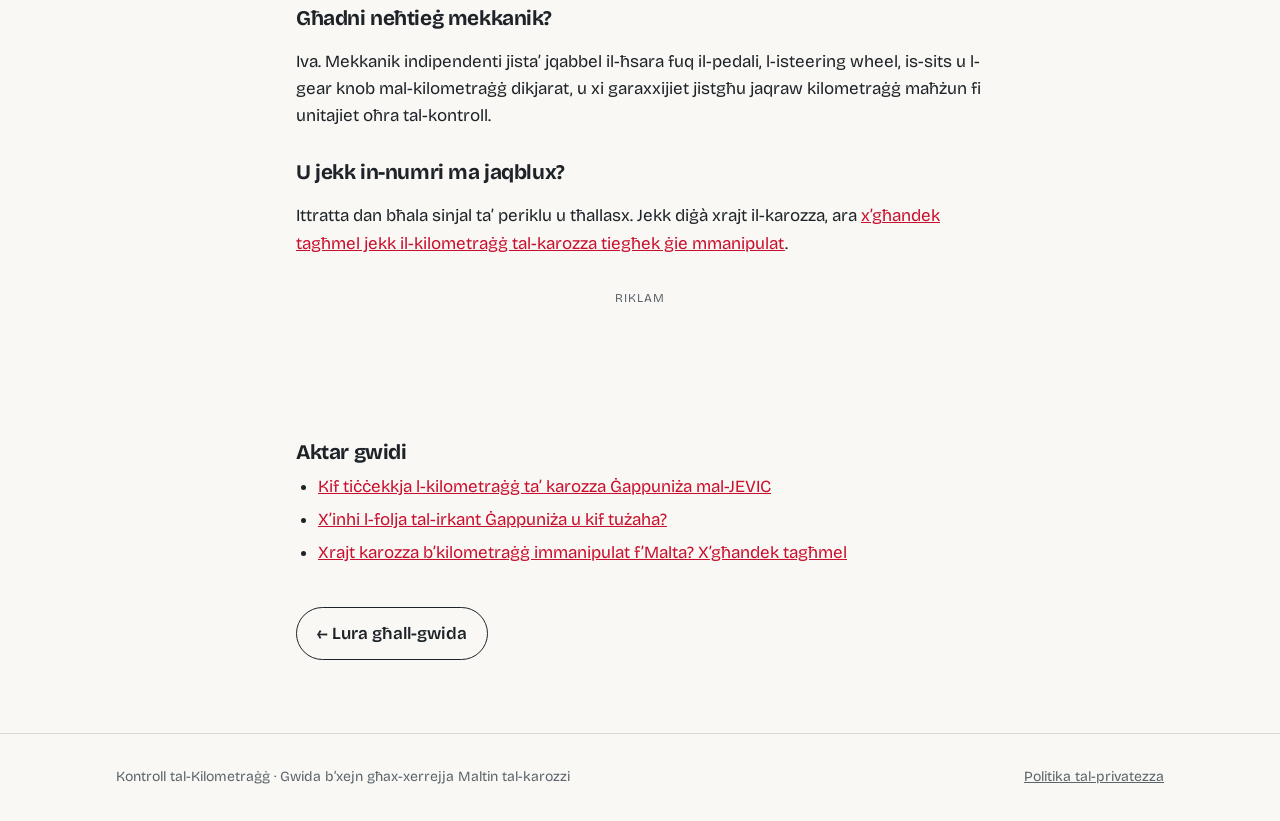
<file: mt/faq-japanese-car-mileage-malta.html>
<!doctype html>
<html lang="mt">
<head>
<meta charset="utf-8">
<meta name="viewport" content="width=device-width, initial-scale=1">
<title>Kilometraġġ ta’ Karozza Ġappuniża f’Malta: Mistoqsijiet Frekwenti | JapanMaltaCheck</title>
<meta name="description" content="Tweġibiet għal mistoqsijiet komuni mingħand ix-xerrejja Maltin: JEVIC, numri tax-xassi, folji tal-irkant, ċertifikati tal-esportazzjoni, il-logbook Malti u x’tagħmel jekk in-numri ma jaqblux.">
<link rel="canonical" href="https://japanmaltacheck.info/mt/faq-japanese-car-mileage-malta.html">
<link rel="alternate" hreflang="en" href="https://japanmaltacheck.info/faq-japanese-car-mileage-malta.html">
<link rel="alternate" hreflang="mt" href="https://japanmaltacheck.info/mt/faq-japanese-car-mileage-malta.html">
<link rel="alternate" hreflang="x-default" href="https://japanmaltacheck.info/faq-japanese-car-mileage-malta.html">
<meta property="og:type" content="article">
<meta property="og:site_name" content="JapanMaltaCheck">
<meta property="og:locale" content="mt_MT">
<meta property="og:url" content="https://japanmaltacheck.info/mt/faq-japanese-car-mileage-malta.html">
<meta property="og:title" content="Kilometraġġ ta’ Karozza Ġappuniża f’Malta: Mistoqsijiet Frekwenti | JapanMaltaCheck">
<meta property="og:description" content="Tweġibiet għal mistoqsijiet komuni mingħand ix-xerrejja Maltin: JEVIC, numri tax-xassi, folji tal-irkant, ċertifikati tal-esportazzjoni, il-logbook Malti u x’tagħmel jekk in-numri ma jaqblux.">
<meta property="og:image" content="https://japanmaltacheck.info/compare-mileage-documents.webp">
<meta name="twitter:card" content="summary_large_image">
<script type="application/ld+json">{"@context":"https://schema.org","@type":"FAQPage","inLanguage":"mt","name":"Kilometraġġ ta’ karozza Ġappuniża f’Malta: mistoqsijiet frekwenti","mainEntity":[{"@type":"Question","name":"X’inhu n-numru tax-xassi (frame)?","acceptedAnswer":{"@type":"Answer","text":"Huwa l-ID uniku tal-karozza. Fuq il-karozzi għas-suq domestiku Ġappuniż normalment ikun kodiċi tal-mudell, sing u numru serjali, bħal NHP10-1234567. Jidher fuq plakka fil-kompartiment tal-magna jew fuq il-pilastru tal-bieb, fuq il-logbook Malti u fuq id-dokumenti tal-importazzjoni, u t-tlieta jridu jaqblu."}},{"@type":"Question","name":"X’inhu l-JEVIC?","acceptedAnswer":{"@type":"Answer","text":"Il-JEVIC hija kumpanija Ġappuniża li tispezzjona u tiċċertifika l-karozzi użati qabel l-esportazzjoni. Tirreġistra l-kundizzjoni u l-kilometraġġ tal-karozza f’database onlajn li tista’ tfittex bin-numru tax-xassi."}},{"@type":"Question","name":"Iċ-ċertifikat stampat tal-JEVIC huwa biżżejjed?","acceptedAnswer":{"@type":"Answer","text":"Le. Fil-każijiet ta’ frodi rrappurtati f’Malta, intuża ċertifikat tal-JEVIC falz li wera l-kilometraġġ falz. Dejjem fittex iċ-ċifra inti stess fuq is-sit tal-JEVIC. Ara ."}},{"@type":"Question","name":"X’inhi l-folja tal-irkant?","acceptedAnswer":{"@type":"Answer","text":"Hija l-folja tal-ispezzjoni mill-irkant Ġappuniż fejn inbigħet il-karozza. Turi l-kilometraġġ, grad tal-kundizzjoni u dijagramma tal-ħabtiet u tat-tiswijiet, u hija verifika indipendenti tajba. Ara ."}},{"@type":"Question","name":"X’inhu ċ-ċertifikat tal-esportazzjoni (deregistrazzjoni)?","acceptedAnswer":{"@type":"Answer","text":"Huwa d-dokument uffiċjali Ġappuniż li jirreġistra l-istorja tar-reġistrazzjoni tal-karozza u l-qari tal-kontakilometri fl-ispezzjonijiet preċedenti. Itlob kopja mid-dealer u ara li l-kilometraġġ jogħla b’mod loġiku maż-żmien."}},{"@type":"Question","name":"Il-logbook Malti juri l-kilometraġġ veru?","acceptedAnswer":{"@type":"Answer","text":"Le, juri l-kilometraġġ iddikjarat meta l-karozza ġiet irreġistrata f’Malta. Huwa maħruġ minn Transport Malta u mogħti lilek mid-dealer, u ma għandu jkun qatt aktar baxx miċ-ċifra tal-JEVIC."}},{"@type":"Question","name":"Id-dashboard għandu jaqbel eżatt mal-JEVIC?","acceptedAnswer":{"@type":"Answer","text":"Normalment id-dashboard juri l-istess jew ftit aktar, għax il-karozza ġiet ittrasportata u misjuqa wara l-ispezzjoni. Ma għandux juri qatt inqas."}},{"@type":"Question","name":"U jekk il-karozza waslet mir-Renju Unit?","acceptedAnswer":{"@type":"Answer","text":"Tista’ tiċċekkja wkoll l-istorja tal-MOT b’xejn fuq GOV.UK bin-numru tar-reġistrazzjoni Ingliż. Turi l-kilometraġġ f’kull test."}},{"@type":"Question","name":"Għadni neħtieġ mekkanik?","acceptedAnswer":{"@type":"Answer","text":"Iva. Mekkanik indipendenti jista’ jqabbel il-ħsara fuq il-pedali, l-isteering wheel, is-sits u l-gear knob mal-kilometraġġ dikjarat, u xi garaxxijiet jistgħu jaqraw kilometraġġ maħżun fi unitajiet oħra tal-kontroll."}},{"@type":"Question","name":"U jekk in-numri ma jaqblux?","acceptedAnswer":{"@type":"Answer","text":"Ittratta dan bħala sinjal ta’ periklu u tħallasx. Jekk diġà xrajt il-karozza, ara ."}}]}</script>
<link rel="icon" href="../favicon.ico" sizes="48x48">
<link rel="icon" type="image/png" href="../favicon-192.png" sizes="192x192">
<link rel="apple-touch-icon" href="../apple-touch-icon.png">
<script async src="https://pagead2.googlesyndication.com/pagead/js/adsbygoogle.js?client=ca-pub-2401669527240130"
     crossorigin="anonymous"></script>
<link rel="preconnect" href="https://fonts.googleapis.com">
<link rel="preconnect" href="https://fonts.gstatic.com" crossorigin>
<link href="https://fonts.googleapis.com/css2?family=Bricolage+Grotesque:opsz,wght@12..96,400..800&display=swap" rel="stylesheet">
<link rel="stylesheet" href="../styles.css">
</head>
<body data-own-meta>

<header class="top">
  <div class="wrap top-inner">
    <a class="brand" href="./" aria-label="JapanMaltaCheck – paġna prinċipali">
      <img src="../logo.svg" alt="JMC" class="logo" width="282" height="29">
    </a>
    <div class="top-right">
      <div class="lang" role="group" aria-label="Language">
        <a href="../faq-japanese-car-mileage-malta.html" hreflang="en" lang="en">EN</a>
        <a href="faq-japanese-car-mileage-malta.html" hreflang="mt" lang="mt" aria-current="true">MT</a>
      </div>
    </div>
  </div>
</header>

<main>
<article class="sec">
  <div class="wrap narrow policy">
    <h1>Kilometraġġ ta’ karozza Ġappuniża f’Malta: mistoqsijiet frekwenti</h1>
    <p class="lead">Tweġibiet qosra għall-mistoqsijiet li x-xerrejja jistaqsu l-aktar meta jkunu se jħallsu għal karozza importata mill-Ġappun.</p>
    <h2>X’inhu n-numru tax-xassi (frame)?</h2>
    <p>Huwa l-ID uniku tal-karozza. Fuq il-karozzi għas-suq domestiku Ġappuniż normalment ikun kodiċi tal-mudell, sing u numru serjali, bħal NHP10-1234567. Jidher fuq plakka fil-kompartiment tal-magna jew fuq il-pilastru tal-bieb, fuq il-logbook Malti u fuq id-dokumenti tal-importazzjoni, u t-tlieta jridu jaqblu.</p>
    <h2>X’inhu l-JEVIC?</h2>
    <p>Il-JEVIC hija kumpanija Ġappuniża li tispezzjona u tiċċertifika l-karozzi użati qabel l-esportazzjoni. Tirreġistra l-kundizzjoni u l-kilometraġġ tal-karozza f’database onlajn li tista’ tfittex bin-numru tax-xassi.</p>
    <h2>Iċ-ċertifikat stampat tal-JEVIC huwa biżżejjed?</h2>
    <p>Le. Fil-każijiet ta’ frodi rrappurtati f’Malta, intuża ċertifikat tal-JEVIC falz li wera l-kilometraġġ falz. Dejjem fittex iċ-ċifra inti stess fuq is-sit tal-JEVIC. Ara <a href="jevic-check-malta.html">il-gwida tagħna dwar kif tiċċekkja l-kilometraġġ mal-JEVIC</a>.</p>
    <h2>X’inhi l-folja tal-irkant?</h2>
    <p>Hija l-folja tal-ispezzjoni mill-irkant Ġappuniż fejn inbigħet il-karozza. Turi l-kilometraġġ, grad tal-kundizzjoni u dijagramma tal-ħabtiet u tat-tiswijiet, u hija verifika indipendenti tajba. Ara <a href="auction-sheet-japanese-car.html">gwida dwar il-folja tal-irkant Ġappuniża</a>.</p>
    <h2>X’inhu ċ-ċertifikat tal-esportazzjoni (deregistrazzjoni)?</h2>
    <p>Huwa d-dokument uffiċjali Ġappuniż li jirreġistra l-istorja tar-reġistrazzjoni tal-karozza u l-qari tal-kontakilometri fl-ispezzjonijiet preċedenti. Itlob kopja mid-dealer u ara li l-kilometraġġ jogħla b’mod loġiku maż-żmien.</p>
    <h2>Il-logbook Malti juri l-kilometraġġ veru?</h2>
    <p>Le, juri l-kilometraġġ iddikjarat meta l-karozza ġiet irreġistrata f’Malta. Huwa maħruġ minn Transport Malta u mogħti lilek mid-dealer, u ma għandu jkun qatt aktar baxx miċ-ċifra tal-JEVIC.</p>
    <h2>Id-dashboard għandu jaqbel eżatt mal-JEVIC?</h2>
    <p>Normalment id-dashboard juri l-istess jew ftit aktar, għax il-karozza ġiet ittrasportata u misjuqa wara l-ispezzjoni. Ma għandux juri qatt inqas.</p>
    <h2>U jekk il-karozza waslet mir-Renju Unit?</h2>
    <p>Tista’ tiċċekkja wkoll l-istorja tal-MOT b’xejn fuq GOV.UK bin-numru tar-reġistrazzjoni Ingliż. Turi l-kilometraġġ f’kull test.</p>
    <h2>Għadni neħtieġ mekkanik?</h2>
    <p>Iva. Mekkanik indipendenti jista’ jqabbel il-ħsara fuq il-pedali, l-isteering wheel, is-sits u l-gear knob mal-kilometraġġ dikjarat, u xi garaxxijiet jistgħu jaqraw kilometraġġ maħżun fi unitajiet oħra tal-kontroll.</p>
    <h2>U jekk in-numri ma jaqblux?</h2>
    <p>Ittratta dan bħala sinjal ta’ periklu u tħallasx. Jekk diġà xrajt il-karozza, ara <a href="tampered-mileage-malta.html">x’għandek tagħmel jekk il-kilometraġġ tal-karozza tiegħek ġie mmanipulat</a>.</p>

    <aside class="ad-slot" data-slot="a" hidden aria-label="Riklam"><span class="ad-label">Riklam</span></aside>

    <h2>Aktar gwidi</h2>
    <ul class="plain">
      <li><a href="jevic-check-malta.html">Kif tiċċekkja l-kilometraġġ ta’ karozza Ġappuniża mal-JEVIC</a></li>
      <li><a href="auction-sheet-japanese-car.html">X’inhi l-folja tal-irkant Ġappuniża u kif tużaha?</a></li>
      <li><a href="tampered-mileage-malta.html">Xrajt karozza b’kilometraġġ immanipulat f’Malta? X’għandek tagħmel</a></li>
    </ul>
    <p><a class="btn" href="./">← Lura għall-gwida</a></p>
  </div>
</article>
</main>

<footer class="foot"><div class="wrap foot-inner"><span>Kontroll tal-Kilometraġġ · Gwida b’xejn għax-xerrejja Maltin tal-karozzi</span> <a href="privacy.html">Politika tal-privatezza</a></div></footer>

<script src="../ads.js"></script>
</body>
</html>
</file>
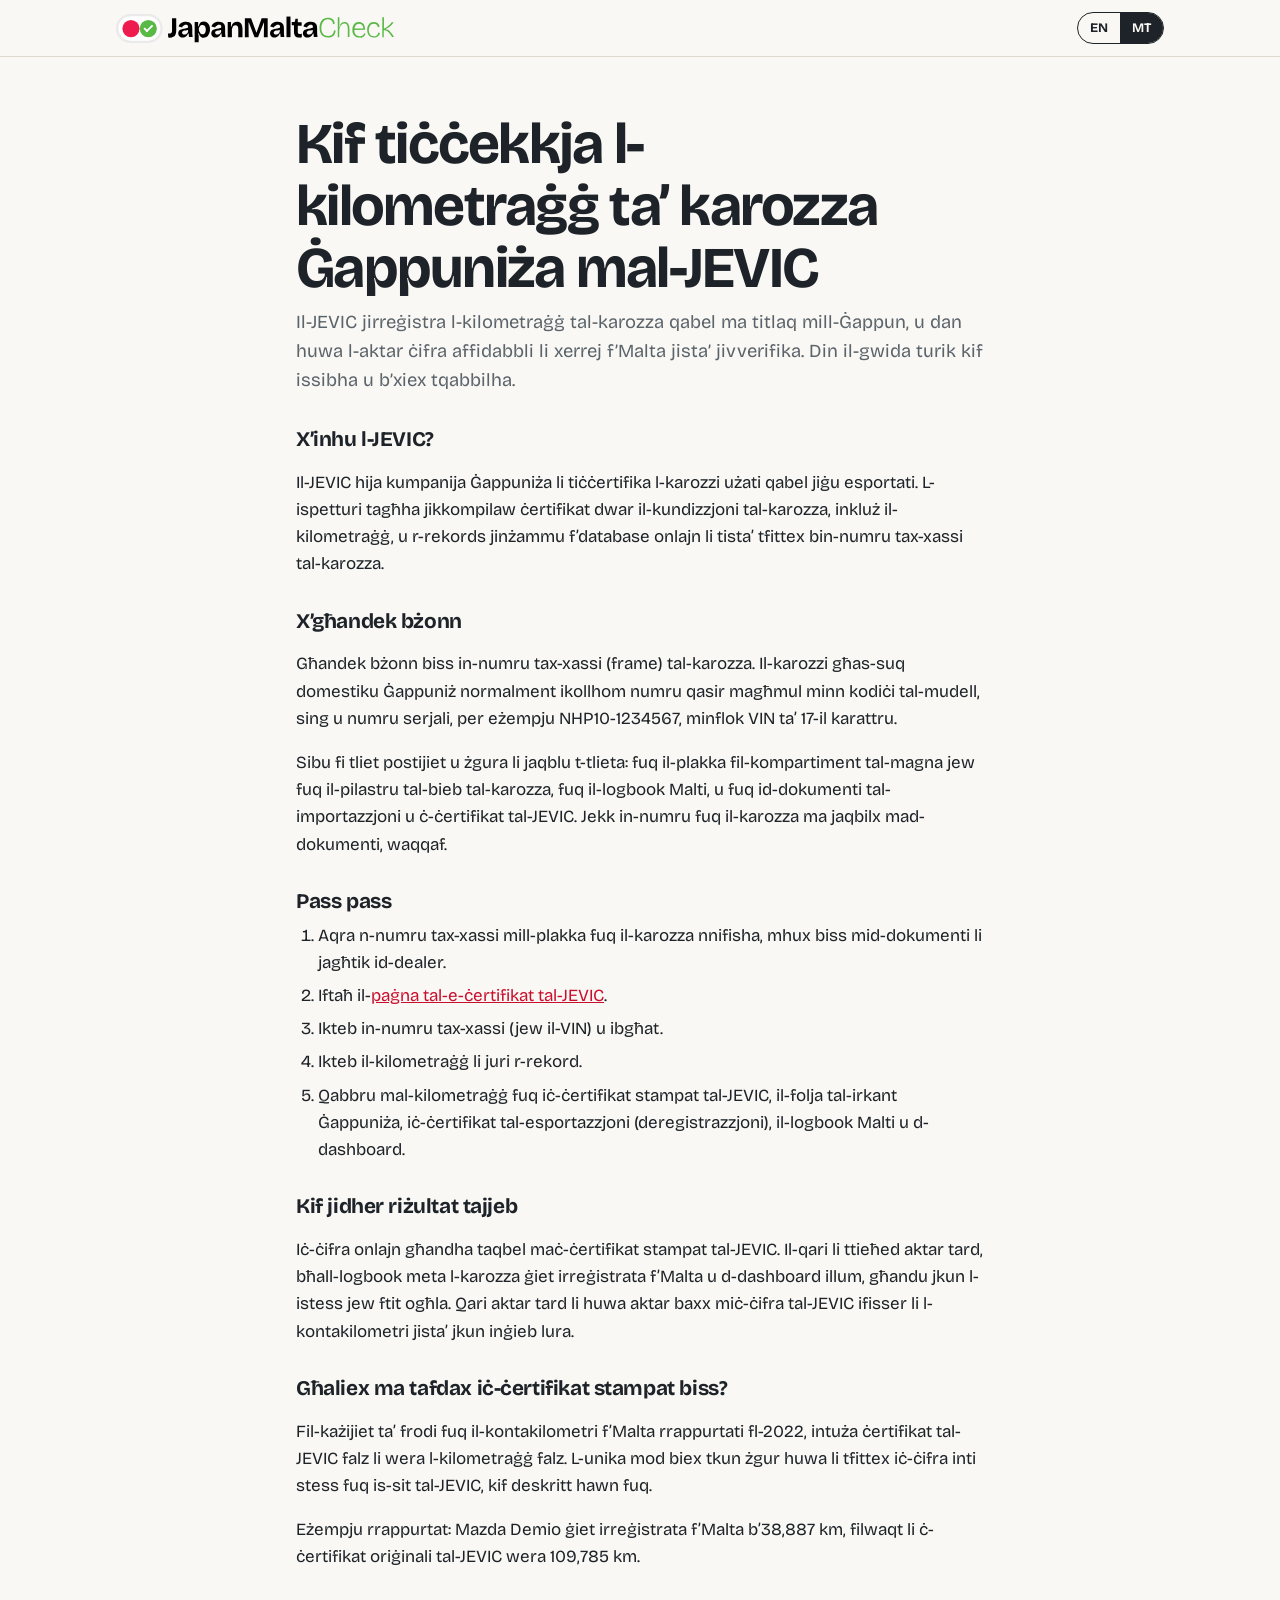
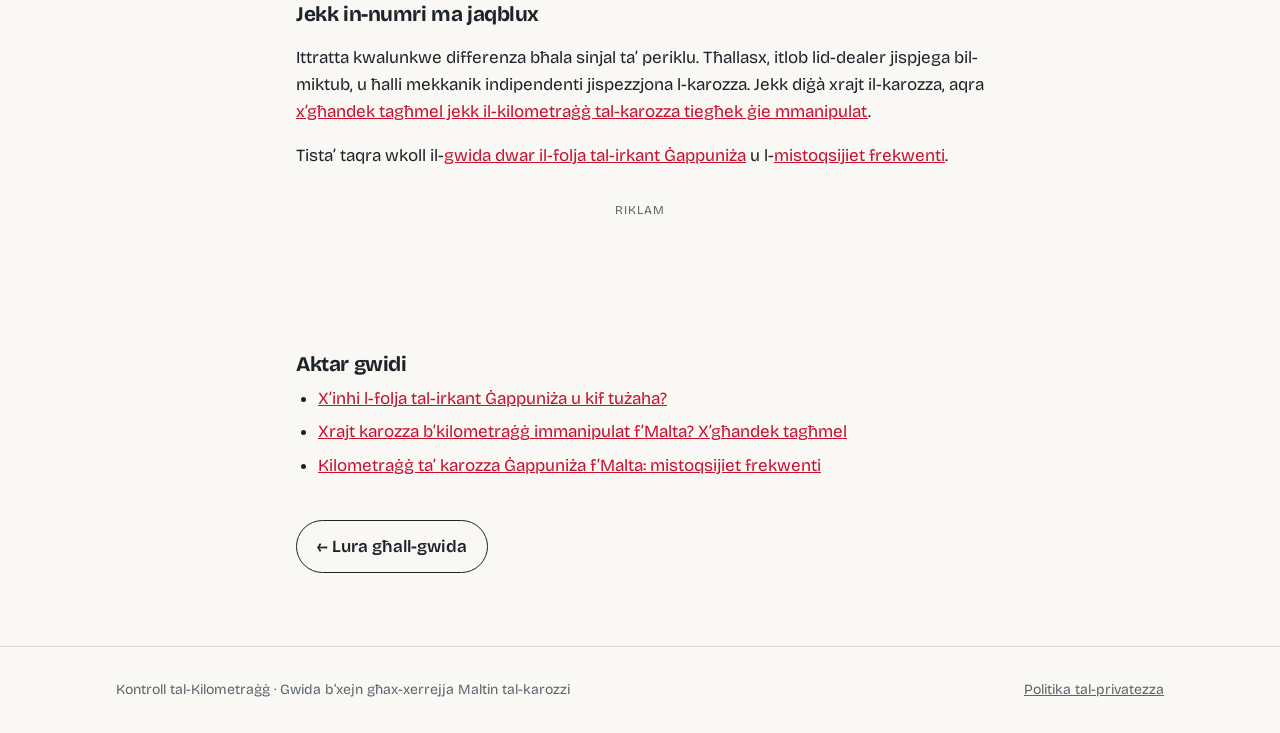
<file: mt/jevic-check-malta.html>
<!doctype html>
<html lang="mt">
<head>
<meta charset="utf-8">
<meta name="viewport" content="width=device-width, initial-scale=1">
<title>Kif Tiċċekkja l-Kilometraġġ ta’ Karozza Ġappuniża mal-JEVIC | JapanMaltaCheck</title>
<meta name="description" content="Gwida pass pass għax-xerrejja Maltin: fittex in-numru tax-xassi ta’ karozza importata mill-Ġappun fuq is-sit tal-JEVIC u qabbel il-kilometraġġ maċ-ċertifikat, il-logbook u d-dashboard.">
<link rel="canonical" href="https://japanmaltacheck.info/mt/jevic-check-malta.html">
<link rel="alternate" hreflang="en" href="https://japanmaltacheck.info/jevic-check-malta.html">
<link rel="alternate" hreflang="mt" href="https://japanmaltacheck.info/mt/jevic-check-malta.html">
<link rel="alternate" hreflang="x-default" href="https://japanmaltacheck.info/jevic-check-malta.html">
<meta property="og:type" content="article">
<meta property="og:site_name" content="JapanMaltaCheck">
<meta property="og:locale" content="mt_MT">
<meta property="og:url" content="https://japanmaltacheck.info/mt/jevic-check-malta.html">
<meta property="og:title" content="Kif Tiċċekkja l-Kilometraġġ ta’ Karozza Ġappuniża mal-JEVIC | JapanMaltaCheck">
<meta property="og:description" content="Gwida pass pass għax-xerrejja Maltin: fittex in-numru tax-xassi ta’ karozza importata mill-Ġappun fuq is-sit tal-JEVIC u qabbel il-kilometraġġ maċ-ċertifikat, il-logbook u d-dashboard.">
<meta property="og:image" content="https://japanmaltacheck.info/compare-mileage-documents.webp">
<meta name="twitter:card" content="summary_large_image">
<script type="application/ld+json">{"@context":"https://schema.org","@type":"Article","headline":"Kif tiċċekkja l-kilometraġġ ta’ karozza Ġappuniża mal-JEVIC","inLanguage":"mt","description":"Gwida pass pass għax-xerrejja Maltin: fittex in-numru tax-xassi ta’ karozza importata mill-Ġappun fuq is-sit tal-JEVIC u qabbel il-kilometraġġ maċ-ċertifikat, il-logbook u d-dashboard.","mainEntityOfPage":"https://japanmaltacheck.info/mt/jevic-check-malta.html"}</script>
<link rel="icon" href="../favicon.ico" sizes="48x48">
<link rel="icon" type="image/png" href="../favicon-192.png" sizes="192x192">
<link rel="apple-touch-icon" href="../apple-touch-icon.png">
<script async src="https://pagead2.googlesyndication.com/pagead/js/adsbygoogle.js?client=ca-pub-2401669527240130"
     crossorigin="anonymous"></script>
<link rel="preconnect" href="https://fonts.googleapis.com">
<link rel="preconnect" href="https://fonts.gstatic.com" crossorigin>
<link href="https://fonts.googleapis.com/css2?family=Bricolage+Grotesque:opsz,wght@12..96,400..800&display=swap" rel="stylesheet">
<link rel="stylesheet" href="../styles.css">
</head>
<body data-own-meta>

<header class="top">
  <div class="wrap top-inner">
    <a class="brand" href="./" aria-label="JapanMaltaCheck – paġna prinċipali">
      <img src="../logo.svg" alt="JMC" class="logo" width="282" height="29">
    </a>
    <div class="top-right">
      <div class="lang" role="group" aria-label="Language">
        <a href="../jevic-check-malta.html" hreflang="en" lang="en">EN</a>
        <a href="jevic-check-malta.html" hreflang="mt" lang="mt" aria-current="true">MT</a>
      </div>
    </div>
  </div>
</header>

<main>
<article class="sec">
  <div class="wrap narrow policy">
    <h1>Kif tiċċekkja l-kilometraġġ ta’ karozza Ġappuniża mal-JEVIC</h1>
    <p class="lead">Il-JEVIC jirreġistra l-kilometraġġ tal-karozza qabel ma titlaq mill-Ġappun, u dan huwa l-aktar ċifra affidabbli li xerrej f’Malta jista’ jivverifika. Din il-gwida turik kif issibha u b’xiex tqabbilha.</p>
    <h2>X’inhu l-JEVIC?</h2>
    <p>Il-JEVIC hija kumpanija Ġappuniża li tiċċertifika l-karozzi użati qabel jiġu esportati. L-ispetturi tagħha jikkompilaw ċertifikat dwar il-kundizzjoni tal-karozza, inkluż il-kilometraġġ, u r-rekords jinżammu f’database onlajn li tista’ tfittex bin-numru tax-xassi tal-karozza.</p>
    <h2>X’għandek bżonn</h2>
    <p>Għandek bżonn biss in-numru tax-xassi (frame) tal-karozza. Il-karozzi għas-suq domestiku Ġappuniż normalment ikollhom numru qasir magħmul minn kodiċi tal-mudell, sing u numru serjali, per eżempju NHP10-1234567, minflok VIN ta’ 17-il karattru.</p>
    <p>Sibu fi tliet postijiet u żgura li jaqblu t-tlieta: fuq il-plakka fil-kompartiment tal-magna jew fuq il-pilastru tal-bieb tal-karozza, fuq il-logbook Malti, u fuq id-dokumenti tal-importazzjoni u ċ-ċertifikat tal-JEVIC. Jekk in-numru fuq il-karozza ma jaqbilx mad-dokumenti, waqqaf.</p>
    <h2>Pass pass</h2>
    <ol class="plain">
      <li>Aqra n-numru tax-xassi mill-plakka fuq il-karozza nnifisha, mhux biss mid-dokumenti li jagħtik id-dealer.</li>
      <li>Iftaħ il-<a href="https://ecert.jenesis-it.com/odo" target="_blank" rel="noopener">paġna tal-e-ċertifikat tal-JEVIC</a>.</li>
      <li>Ikteb in-numru tax-xassi (jew il-VIN) u ibgħat.</li>
      <li>Ikteb il-kilometraġġ li juri r-rekord.</li>
      <li>Qabbru mal-kilometraġġ fuq iċ-ċertifikat stampat tal-JEVIC, il-folja tal-irkant Ġappuniża, iċ-ċertifikat tal-esportazzjoni (deregistrazzjoni), il-logbook Malti u d-dashboard.</li>
    </ol>
    <h2>Kif jidher riżultat tajjeb</h2>
    <p>Iċ-ċifra onlajn għandha taqbel maċ-ċertifikat stampat tal-JEVIC. Il-qari li ttieħed aktar tard, bħall-logbook meta l-karozza ġiet irreġistrata f’Malta u d-dashboard illum, għandu jkun l-istess jew ftit ogħla. Qari aktar tard li huwa aktar baxx miċ-ċifra tal-JEVIC ifisser li l-kontakilometri jista’ jkun inġieb lura.</p>
    <h2>Għaliex ma tafdax iċ-ċertifikat stampat biss?</h2>
    <p>Fil-każijiet ta’ frodi fuq il-kontakilometri f’Malta rrappurtati fl-2022, intuża ċertifikat tal-JEVIC falz li wera l-kilometraġġ falz. L-unika mod biex tkun żgur huwa li tfittex iċ-ċifra inti stess fuq is-sit tal-JEVIC, kif deskritt hawn fuq.</p>
    <p>Eżempju rrappurtat: Mazda Demio ġiet irreġistrata f’Malta b’38,887 km, filwaqt li ċ-ċertifikat oriġinali tal-JEVIC wera 109,785 km.</p>
    <h2>Jekk in-numri ma jaqblux</h2>
    <p>Ittratta kwalunkwe differenza bħala sinjal ta’ periklu. Tħallasx, itlob lid-dealer jispjega bil-miktub, u ħalli mekkanik indipendenti jispezzjona l-karozza. Jekk diġà xrajt il-karozza, aqra <a href="tampered-mileage-malta.html">x’għandek tagħmel jekk il-kilometraġġ tal-karozza tiegħek ġie mmanipulat</a>.</p>
    <p>Tista’ taqra wkoll il-<a href="auction-sheet-japanese-car.html">gwida dwar il-folja tal-irkant Ġappuniża</a> u l-<a href="faq-japanese-car-mileage-malta.html">mistoqsijiet frekwenti</a>.</p>

    <aside class="ad-slot" data-slot="a" hidden aria-label="Riklam"><span class="ad-label">Riklam</span></aside>

    <h2>Aktar gwidi</h2>
    <ul class="plain">
      <li><a href="auction-sheet-japanese-car.html">X’inhi l-folja tal-irkant Ġappuniża u kif tużaha?</a></li>
      <li><a href="tampered-mileage-malta.html">Xrajt karozza b’kilometraġġ immanipulat f’Malta? X’għandek tagħmel</a></li>
      <li><a href="faq-japanese-car-mileage-malta.html">Kilometraġġ ta’ karozza Ġappuniża f’Malta: mistoqsijiet frekwenti</a></li>
    </ul>
    <p><a class="btn" href="./">← Lura għall-gwida</a></p>
  </div>
</article>
</main>

<footer class="foot"><div class="wrap foot-inner"><span>Kontroll tal-Kilometraġġ · Gwida b’xejn għax-xerrejja Maltin tal-karozzi</span> <a href="privacy.html">Politika tal-privatezza</a></div></footer>

<script src="../ads.js"></script>
</body>
</html>
</file>
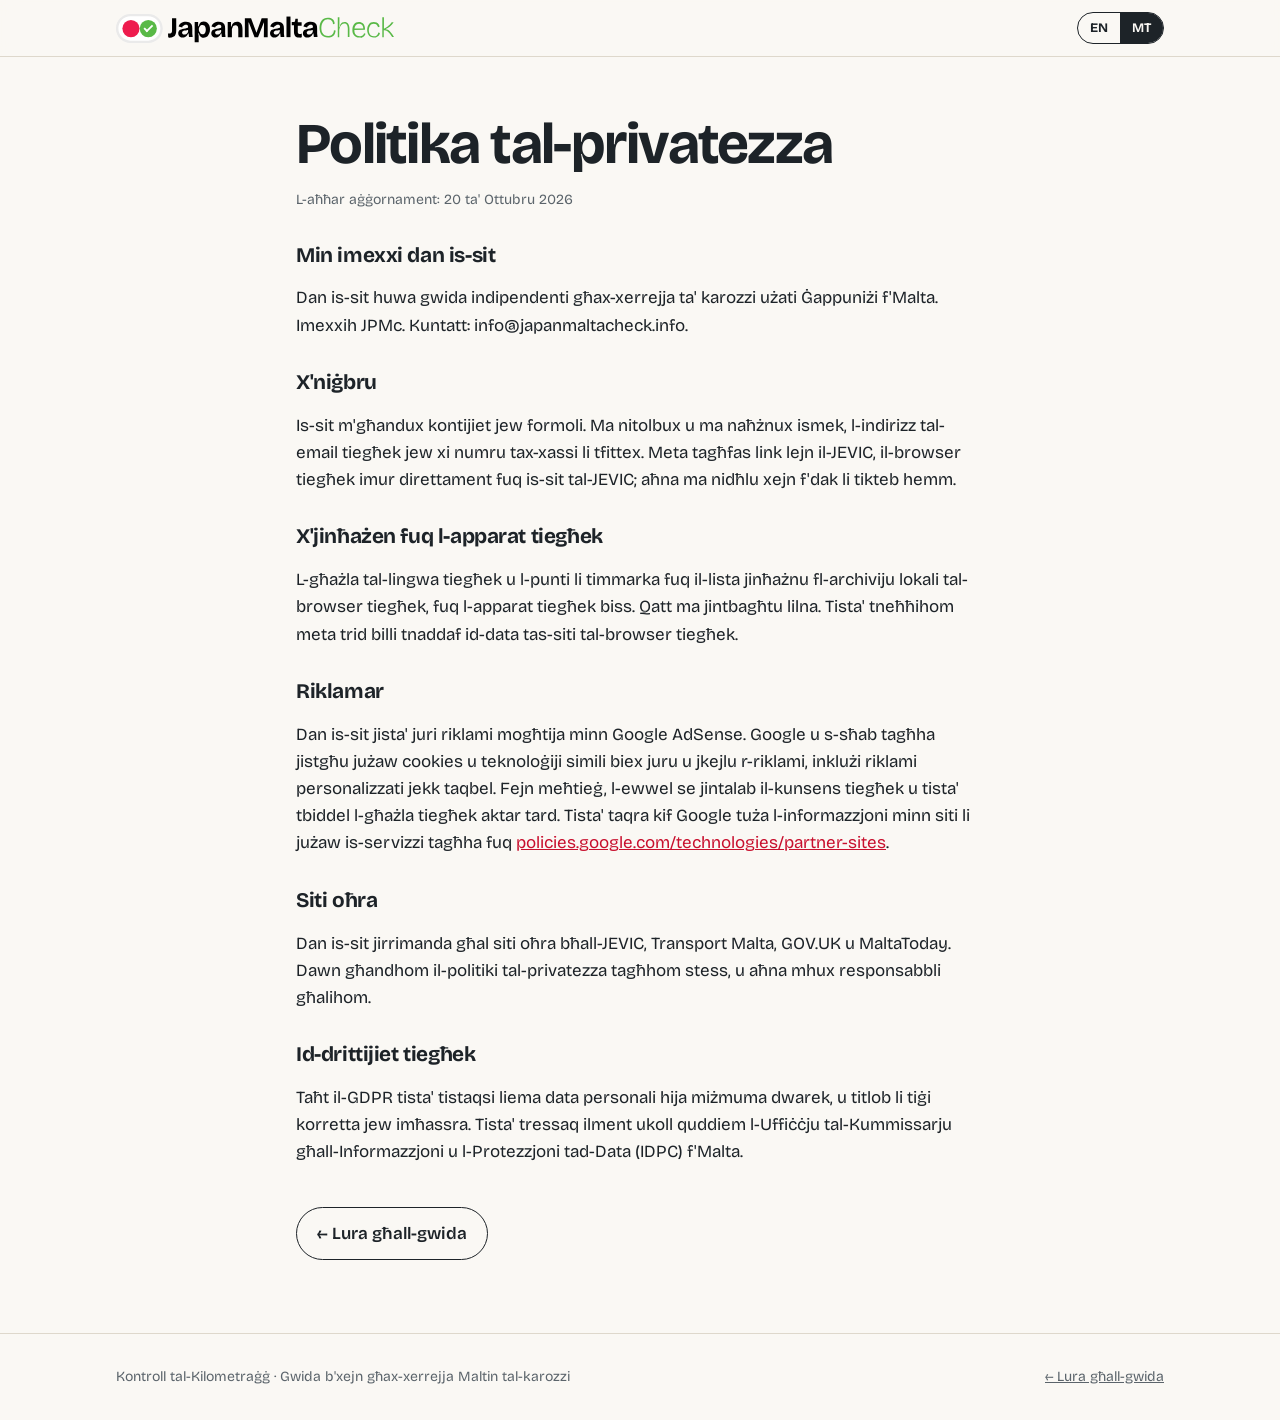
<file: mt/privacy.html>
<!doctype html>
<html lang="mt">
<head>
<meta charset="utf-8">
<meta name="viewport" content="width=device-width, initial-scale=1">
<title>Politika tal-privatezza – JapanMaltaCheck</title>
<meta name="description" content="Kif dan is-sit jittratta d-data, il-cookies u r-riklamar tiegħek.">
<link rel="canonical" href="https://japanmaltacheck.info/mt/privacy.html">
<link rel="alternate" hreflang="en" href="https://japanmaltacheck.info/privacy.html">
<link rel="alternate" hreflang="mt" href="https://japanmaltacheck.info/mt/privacy.html">
<link rel="alternate" hreflang="x-default" href="https://japanmaltacheck.info/privacy.html">
<link rel="preconnect" href="https://fonts.googleapis.com">
<link rel="preconnect" href="https://fonts.gstatic.com" crossorigin>
<link href="https://fonts.googleapis.com/css2?family=Bricolage+Grotesque:opsz,wght@12..96,400..800&display=swap" rel="stylesheet">
<link rel="icon" href="../favicon.ico" sizes="48x48">
<link rel="icon" type="image/png" href="../favicon-192.png" sizes="192x192">
<link rel="apple-touch-icon" href="../apple-touch-icon.png">
<script async src="https://pagead2.googlesyndication.com/pagead/js/adsbygoogle.js?client=ca-pub-2401669527240130"
     crossorigin="anonymous"></script>
<link rel="stylesheet" href="../styles.css">
</head>
<body data-own-meta>

<header class="top">
  <div class="wrap top-inner">
    <a class="brand" href="index.html" aria-label="JapanMaltaCheck home">
      <img src="../logo.svg" alt="JMC" class="logo" width="282" height="29">
    </a>
    <div class="top-right">
      <div class="lang" role="group" aria-label="Language">
        <a href="../privacy.html" hreflang="en" lang="en">EN</a>
        <a href="privacy.html" hreflang="mt" lang="mt" aria-current="true">MT</a>
      </div>
    </div>
  </div>
</header>

<main>
<section class="sec">
  <div class="wrap narrow policy">
    <h1 data-i18n="pv.h1">Politika tal-privatezza</h1>
    <p class="small" data-i18n="pv.updated">L-aħħar aġġornament: 20 ta' Ottubru 2026</p>

    <h2 data-i18n="pv.who.h">Min imexxi dan is-sit</h2>
    <p data-i18n="pv.who.p">Dan is-sit huwa gwida indipendenti għax-xerrejja ta' karozzi użati Ġappuniżi f'Malta. Imexxih JPMc. Kuntatt: info@japanmaltacheck.info.</p>

    <h2 data-i18n="pv.data.h">X'niġbru</h2>
    <p data-i18n="pv.data.p">Is-sit m'għandux kontijiet jew formoli. Ma nitolbux u ma naħżnux ismek, l-indirizz tal-email tiegħek jew xi numru tax-xassi li tfittex. Meta tagħfas link lejn il-JEVIC, il-browser tiegħek imur direttament fuq is-sit tal-JEVIC; aħna ma nidħlu xejn f'dak li tikteb hemm.</p>

    <h2 data-i18n="pv.local.h">X'jinħażen fuq l-apparat tiegħek</h2>
    <p data-i18n="pv.local.p">L-għażla tal-lingwa tiegħek u l-punti li timmarka fuq il-lista jinħażnu fl-archiviju lokali tal-browser tiegħek, fuq l-apparat tiegħek biss. Qatt ma jintbagħtu lilna. Tista' tneħħihom meta trid billi tnaddaf id-data tas-siti tal-browser tiegħek.</p>

    <h2 data-i18n="pv.ads.h">Riklamar</h2>
    <p data-i18n="pv.ads.p">Dan is-sit jista' juri riklami mogħtija minn Google AdSense. Google u s-sħab tagħha jistgħu jużaw cookies u teknoloġiji simili biex juru u jkejlu r-riklami, inklużi riklami personalizzati jekk taqbel. Fejn meħtieġ, l-ewwel se jintalab il-kunsens tiegħek u tista' tbiddel l-għażla tiegħek aktar tard. Tista' taqra kif Google tuża l-informazzjoni minn siti li jużaw is-servizzi tagħha fuq <a href="https://policies.google.com/technologies/partner-sites" target="_blank" rel="noopener">policies.google.com/technologies/partner-sites</a>.</p>

    <h2 data-i18n="pv.links.h">Siti oħra</h2>
    <p data-i18n="pv.links.p">Dan is-sit jirrimanda għal siti oħra bħall-JEVIC, Transport Malta, GOV.UK u MaltaToday. Dawn għandhom il-politiki tal-privatezza tagħhom stess, u aħna mhux responsabbli għalihom.</p>

    <h2 data-i18n="pv.rights.h">Id-drittijiet tiegħek</h2>
    <p data-i18n="pv.rights.p">Taħt il-GDPR tista' tistaqsi liema data personali hija miżmuma dwarek, u titlob li tiġi korretta jew imħassra. Tista' tressaq ilment ukoll quddiem l-Uffiċċju tal-Kummissarju għall-Informazzjoni u l-Protezzjoni tad-Data (IDPC) f'Malta.</p>

    <p><a class="btn" href="index.html" data-i18n="pv.back">← Lura għall-gwida</a></p>
  </div>
</section>
</main>

<footer class="foot"><div class="wrap foot-inner"><span data-i18n="foot">Kontroll tal-Kilometraġġ · Gwida b'xejn għax-xerrejja Maltin tal-karozzi</span> <a href="index.html" data-i18n="pv.back">← Lura għall-gwida</a></div></footer>

<script src="../i18n.js"></script>
<script>I18N.init();</script>
</body>
</html>
</file>
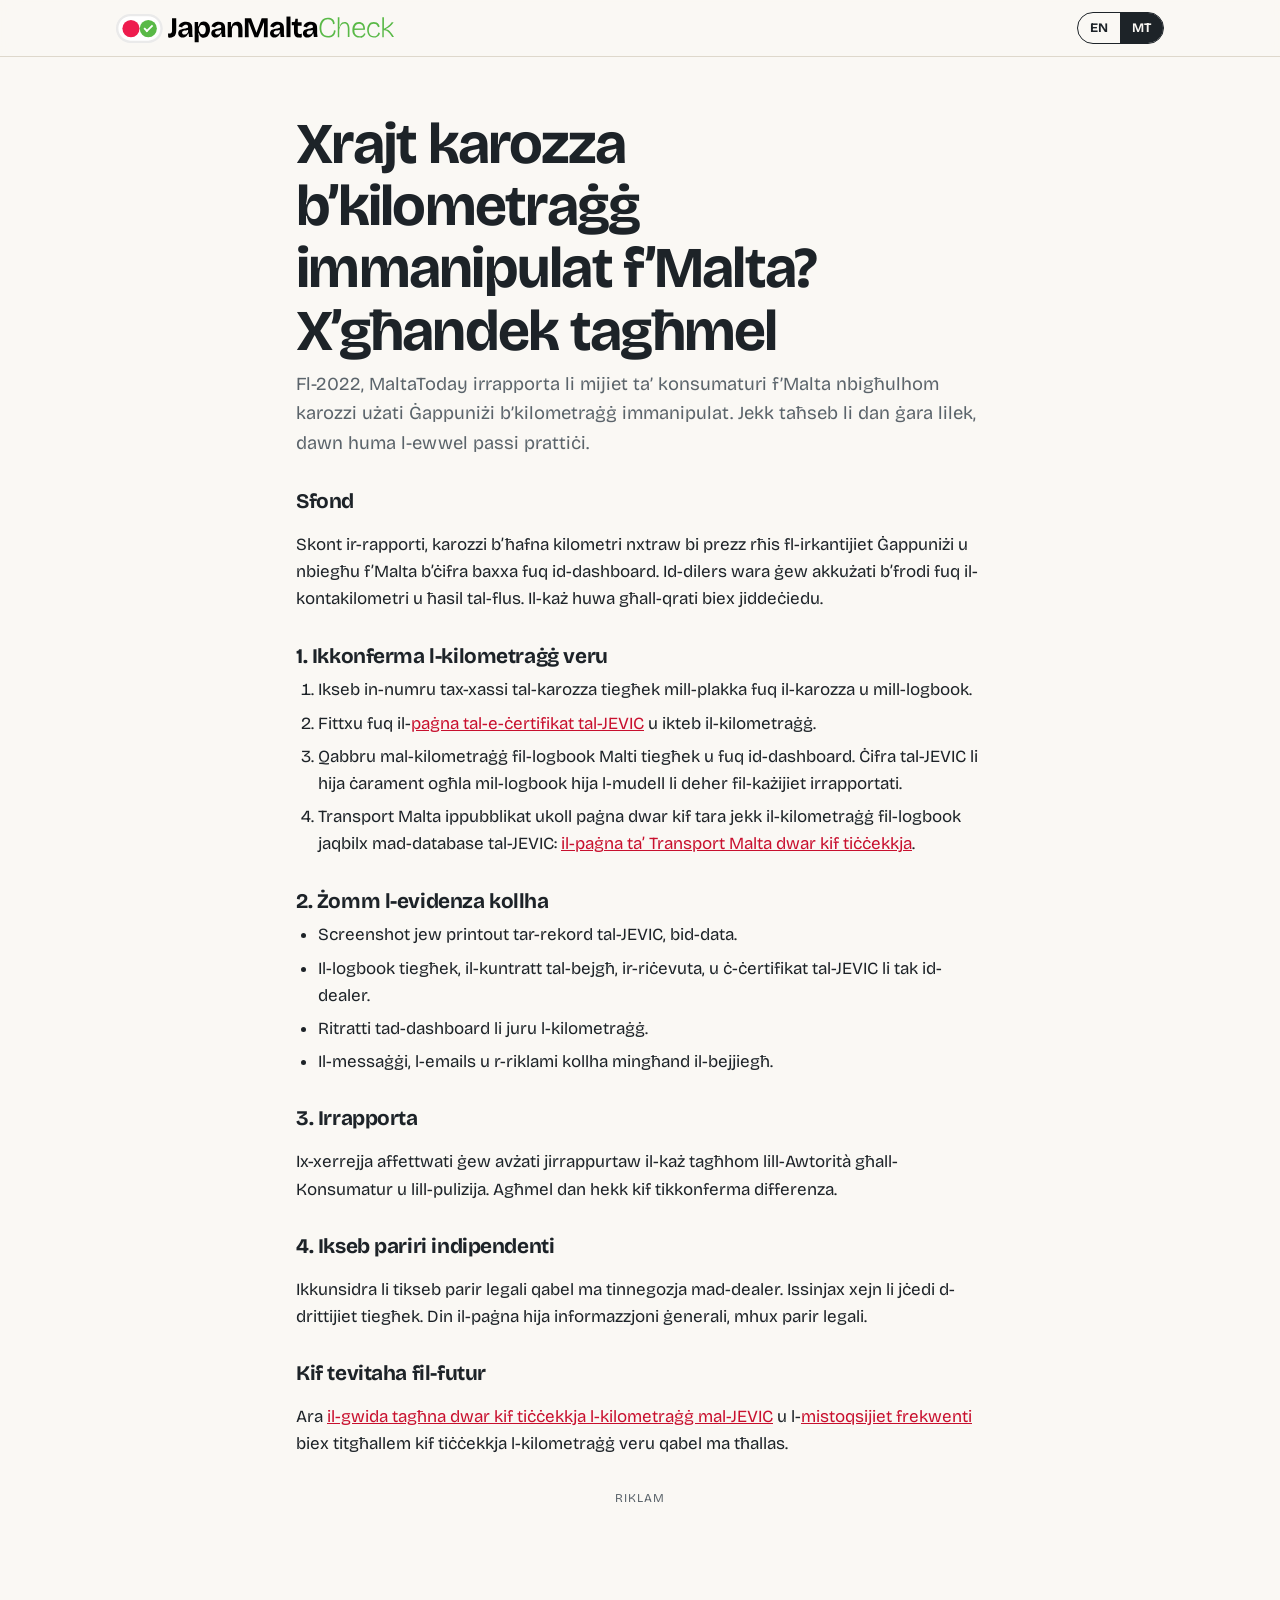
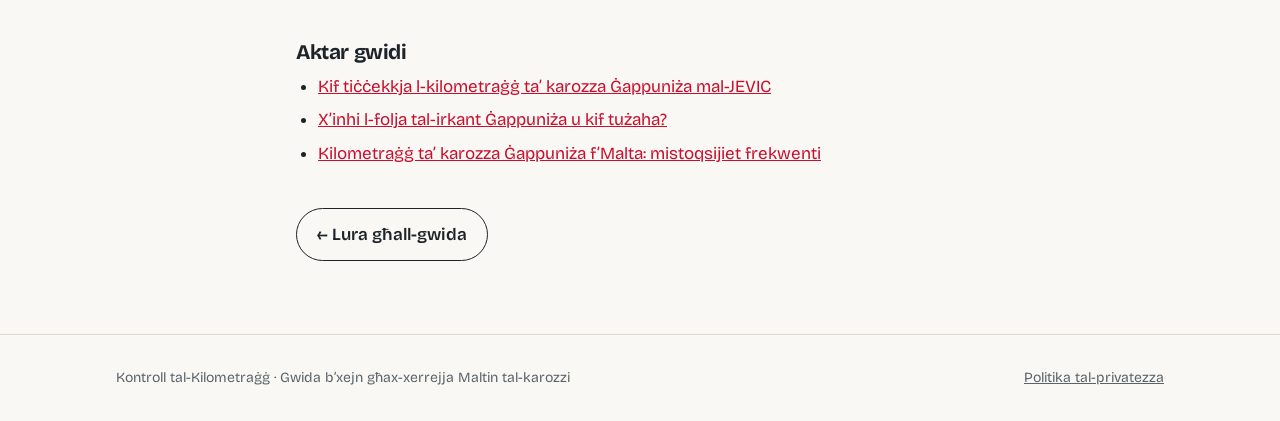
<file: mt/tampered-mileage-malta.html>
<!doctype html>
<html lang="mt">
<head>
<meta charset="utf-8">
<meta name="viewport" content="width=device-width, initial-scale=1">
<title>Xrajt Karozza Ġappuniża b’Kilometraġġ Immanipulat f’Malta? X’għandek Tagħmel | JapanMaltaCheck</title>
<meta name="description" content="Jekk taħseb li l-kilometraġġ tal-karozza importata mill-Ġappun tiegħek f’Malta nġieb lura: kif tikkonfermah, liema evidenza żżomm, u lil min tirrapporta.">
<link rel="canonical" href="https://japanmaltacheck.info/mt/tampered-mileage-malta.html">
<link rel="alternate" hreflang="en" href="https://japanmaltacheck.info/tampered-mileage-malta.html">
<link rel="alternate" hreflang="mt" href="https://japanmaltacheck.info/mt/tampered-mileage-malta.html">
<link rel="alternate" hreflang="x-default" href="https://japanmaltacheck.info/tampered-mileage-malta.html">
<meta property="og:type" content="article">
<meta property="og:site_name" content="JapanMaltaCheck">
<meta property="og:locale" content="mt_MT">
<meta property="og:url" content="https://japanmaltacheck.info/mt/tampered-mileage-malta.html">
<meta property="og:title" content="Xrajt Karozza Ġappuniża b’Kilometraġġ Immanipulat f’Malta? X’għandek Tagħmel | JapanMaltaCheck">
<meta property="og:description" content="Jekk taħseb li l-kilometraġġ tal-karozza importata mill-Ġappun tiegħek f’Malta nġieb lura: kif tikkonfermah, liema evidenza żżomm, u lil min tirrapporta.">
<meta property="og:image" content="https://japanmaltacheck.info/compare-mileage-documents.webp">
<meta name="twitter:card" content="summary_large_image">
<script type="application/ld+json">{"@context":"https://schema.org","@type":"Article","headline":"Xrajt karozza b’kilometraġġ immanipulat f’Malta? X’għandek tagħmel","inLanguage":"mt","description":"Jekk taħseb li l-kilometraġġ tal-karozza importata mill-Ġappun tiegħek f’Malta nġieb lura: kif tikkonfermah, liema evidenza żżomm, u lil min tirrapporta.","mainEntityOfPage":"https://japanmaltacheck.info/mt/tampered-mileage-malta.html"}</script>
<link rel="icon" href="../favicon.ico" sizes="48x48">
<link rel="icon" type="image/png" href="../favicon-192.png" sizes="192x192">
<link rel="apple-touch-icon" href="../apple-touch-icon.png">
<script async src="https://pagead2.googlesyndication.com/pagead/js/adsbygoogle.js?client=ca-pub-2401669527240130"
     crossorigin="anonymous"></script>
<link rel="preconnect" href="https://fonts.googleapis.com">
<link rel="preconnect" href="https://fonts.gstatic.com" crossorigin>
<link href="https://fonts.googleapis.com/css2?family=Bricolage+Grotesque:opsz,wght@12..96,400..800&display=swap" rel="stylesheet">
<link rel="stylesheet" href="../styles.css">
</head>
<body data-own-meta>

<header class="top">
  <div class="wrap top-inner">
    <a class="brand" href="./" aria-label="JapanMaltaCheck – paġna prinċipali">
      <img src="../logo.svg" alt="JMC" class="logo" width="282" height="29">
    </a>
    <div class="top-right">
      <div class="lang" role="group" aria-label="Language">
        <a href="../tampered-mileage-malta.html" hreflang="en" lang="en">EN</a>
        <a href="tampered-mileage-malta.html" hreflang="mt" lang="mt" aria-current="true">MT</a>
      </div>
    </div>
  </div>
</header>

<main>
<article class="sec">
  <div class="wrap narrow policy">
    <h1>Xrajt karozza b’kilometraġġ immanipulat f’Malta? X’għandek tagħmel</h1>
    <p class="lead">Fl-2022, MaltaToday irrapporta li mijiet ta’ konsumaturi f’Malta nbigħulhom karozzi użati Ġappuniżi b’kilometraġġ immanipulat. Jekk taħseb li dan ġara lilek, dawn huma l-ewwel passi prattiċi.</p>
    <h2>Sfond</h2>
    <p>Skont ir-rapporti, karozzi b’ħafna kilometri nxtraw bi prezz rħis fl-irkantijiet Ġappuniżi u nbiegħu f’Malta b’ċifra baxxa fuq id-dashboard. Id-dilers wara ġew akkużati b’frodi fuq il-kontakilometri u ħasil tal-flus. Il-każ huwa għall-qrati biex jiddeċiedu.</p>
    <h2>1. Ikkonferma l-kilometraġġ veru</h2>
    <ol class="plain">
      <li>Ikseb in-numru tax-xassi tal-karozza tiegħek mill-plakka fuq il-karozza u mill-logbook.</li>
      <li>Fittxu fuq il-<a href="https://ecert.jenesis-it.com/odo" target="_blank" rel="noopener">paġna tal-e-ċertifikat tal-JEVIC</a> u ikteb il-kilometraġġ.</li>
      <li>Qabbru mal-kilometraġġ fil-logbook Malti tiegħek u fuq id-dashboard. Ċifra tal-JEVIC li hija ċarament ogħla mil-logbook hija l-mudell li deher fil-każijiet irrapportati.</li>
      <li>Transport Malta ippubblikat ukoll paġna dwar kif tara jekk il-kilometraġġ fil-logbook jaqbilx mad-database tal-JEVIC: <a href="https://www.transport.gov.mt/news/how-to-check-if-your-car-has-been-tampered-with-5644" target="_blank" rel="noopener">il-paġna ta’ Transport Malta dwar kif tiċċekkja</a>.</li>
    </ol>
    <h2>2. Żomm l-evidenza kollha</h2>
    <ul class="plain">
      <li>Screenshot jew printout tar-rekord tal-JEVIC, bid-data.</li>
      <li>Il-logbook tiegħek, il-kuntratt tal-bejgħ, ir-riċevuta, u ċ-ċertifikat tal-JEVIC li tak id-dealer.</li>
      <li>Ritratti tad-dashboard li juru l-kilometraġġ.</li>
      <li>Il-messaġġi, l-emails u r-riklami kollha mingħand il-bejjiegħ.</li>
    </ul>
    <h2>3. Irrapporta</h2>
    <p>Ix-xerrejja affettwati ġew avżati jirrappurtaw il-każ tagħhom lill-Awtorità għall-Konsumatur u lill-pulizija. Agħmel dan hekk kif tikkonferma differenza.</p>
    <h2>4. Ikseb pariri indipendenti</h2>
    <p>Ikkunsidra li tikseb parir legali qabel ma tinnegozja mad-dealer. Issinjax xejn li jċedi d-drittijiet tiegħek. Din il-paġna hija informazzjoni ġenerali, mhux parir legali.</p>
    <h2>Kif tevitaha fil-futur</h2>
    <p>Ara <a href="jevic-check-malta.html">il-gwida tagħna dwar kif tiċċekkja l-kilometraġġ mal-JEVIC</a> u l-<a href="faq-japanese-car-mileage-malta.html">mistoqsijiet frekwenti</a> biex titgħallem kif tiċċekkja l-kilometraġġ veru qabel ma tħallas.</p>

    <aside class="ad-slot" data-slot="a" hidden aria-label="Riklam"><span class="ad-label">Riklam</span></aside>

    <h2>Aktar gwidi</h2>
    <ul class="plain">
      <li><a href="jevic-check-malta.html">Kif tiċċekkja l-kilometraġġ ta’ karozza Ġappuniża mal-JEVIC</a></li>
      <li><a href="auction-sheet-japanese-car.html">X’inhi l-folja tal-irkant Ġappuniża u kif tużaha?</a></li>
      <li><a href="faq-japanese-car-mileage-malta.html">Kilometraġġ ta’ karozza Ġappuniża f’Malta: mistoqsijiet frekwenti</a></li>
    </ul>
    <p><a class="btn" href="./">← Lura għall-gwida</a></p>
  </div>
</article>
</main>

<footer class="foot"><div class="wrap foot-inner"><span>Kontroll tal-Kilometraġġ · Gwida b’xejn għax-xerrejja Maltin tal-karozzi</span> <a href="privacy.html">Politika tal-privatezza</a></div></footer>

<script src="../ads.js"></script>
</body>
</html>
</file>
<file: styles.css>
:root {
  --bg: #faf8f4;
  --bg-alt: #f1ede5;
  --surface: #ffffff;
  --ink: #1d2328;
  --muted: #5b646b;
  --line: #ded8cc;
  --accent: #c8102e;
  --accent-ink: #ffffff;
  --cta: #59b947;
  --cta-ink: #ffffff;
  --ok: #1f7a4d;
  --ok-bg: #e3f3ea;
  --warn: #9a6200;
  --warn-bg: #fdf0d2;
  --bad: #b3162c;
  --bad-bg: #fbe3e6;
  --radius: 12px;
  --font: "Bricolage Grotesque", -apple-system, BlinkMacSystemFont, "Segoe UI", Roboto, "Helvetica Neue", Arial, sans-serif;
}
@media (prefers-color-scheme: dark) {
  :root {
    --bg: #14181b;
    --bg-alt: #1b2024;
    --surface: #20262b;
    --ink: #eceff1;
    --muted: #9aa5ad;
    --line: #333c43;
    --accent: #ff4d63;
    --accent-ink: #14181b;
    --cta: #59b947;
    --cta-ink: #ffffff;
    --ok: #62d49a;
    --ok-bg: #173226;
    --warn: #f0b84a;
    --warn-bg: #3a2d10;
    --bad: #ff7d8d;
    --bad-bg: #3b161c;
  }
}

* { box-sizing: border-box; }
html { scroll-behavior: smooth; scroll-padding-top: 72px; }
body {
  margin: 0;
  background: var(--bg);
  color: var(--ink);
  font-family: var(--font);
  line-height: 1.6;
  font-size: 17px;
}
a { color: inherit; }
code { background: var(--bg-alt); padding: 2px 6px; border-radius: 6px; font-size: .92em; }

.wrap { width: 100%; max-width: 1080px; margin: 0 auto; padding: 0 16px; }
.wrap.narrow { max-width: 720px; }

/* header */
.top { position: sticky; top: 0; z-index: 10; background: color-mix(in srgb, var(--bg) 92%, transparent); backdrop-filter: blur(8px); border-bottom: 1px solid var(--line); }
.top-inner { display: flex; align-items: center; justify-content: space-between; gap: 16px; min-height: 56px; }
.brand { display: flex; align-items: center; gap: 10px; font-weight: 700; text-decoration: none; letter-spacing: -.01em; }
.top nav { display: flex; gap: 20px; font-size: 15px; }
.top nav a { text-decoration: none; color: var(--muted); }
.top nav a:hover { color: var(--ink); }
.top nav a, .brand span { white-space: nowrap; }
@media (max-width: 900px) { .top nav a:not(:first-child) { display: none; } }

.top-right { display: flex; align-items: center; gap: 20px; }
.lang { display: inline-flex; border: 1.5px solid var(--ink); border-radius: 999px; overflow: hidden; }
.lang button { font: inherit; font-size: 13px; font-weight: 700; padding: 5px 12px; border: 0; background: transparent; color: var(--ink); cursor: pointer; }
.lang button[aria-pressed="true"] { background: var(--ink); color: var(--bg); }

/* hero */
.hero { padding: 64px 0 48px; }
.eyebrow { text-transform: uppercase; letter-spacing: .12em; font-size: 13px; font-weight: 700; color: var(--accent); margin: 0 0 12px; }
h1 { font-size: clamp(2rem, 5.5vw, 3.6rem); line-height: 1.08; letter-spacing: -.03em; margin: 0 0 20px; max-width: 18ch; }
h1 em { font-style: normal; color: var(--accent); }
.lead { font-size: 1.15rem; color: var(--muted); max-width: 62ch; margin: 0 0 28px; }
h2 { font-size: clamp(1.6rem, 3.5vw, 2.2rem); letter-spacing: -.02em; line-height: 1.15; margin: 0 0 12px; }
h3 { font-size: 1.15rem; margin: 0 0 8px; letter-spacing: -.01em; }
.sub { color: var(--muted); max-width: 64ch; margin: 0 0 28px; }

.cta-row { display: flex; flex-wrap: wrap; gap: 12px; margin-bottom: 40px; }
.btn { font: inherit; font-weight: 600; padding: 12px 20px; border-radius: 999px; border: 1.5px solid var(--ink); background: transparent; color: var(--ink); cursor: pointer; text-decoration: none; display: inline-block; }
.btn:hover { background: var(--bg-alt); }
.btn.primary { background: var(--cta); border-color: var(--cta); color: var(--cta-ink); }
.btn.primary:hover { filter: brightness(1.08); }
:focus-visible { outline: 3px solid var(--accent); outline-offset: 2px; }

.case { display: flex; flex-wrap: wrap; align-items: center; gap: 16px 24px; padding: 20px 24px; background: var(--surface); border: 1px solid var(--line); border-radius: var(--radius); margin: 0; max-width: 640px; }
.case dt { font-size: 13px; color: var(--muted); }
.case dd { margin: 0; font-size: 1.8rem; font-weight: 800; letter-spacing: -.02em; font-variant-numeric: tabular-nums; }
.case dd.bad { color: var(--bad); }
.case .arrow { font-size: 1.6rem; color: var(--muted); }
.case-note { flex-basis: 100%; margin: 0; font-size: 14px; color: var(--muted); }

/* sections */
.sec { padding: 56px 0; }
.sec.alt { background: var(--bg-alt); }
.note { padding: 14px 18px; background: var(--bad-bg); color: var(--bad); border-radius: 10px; font-weight: 600; }
.ticks { padding: 0; list-style: none; }
.ticks li { padding-left: 28px; position: relative; margin: 6px 0; }
.ticks li::before { content: "✓"; position: absolute; left: 0; color: var(--ok); font-weight: 800; }

/* tool */
.tool { background: var(--surface); border: 1px solid var(--line); border-radius: var(--radius); padding: 24px; }
fieldset { border: 0; padding: 0; margin: 0 0 24px; min-width: 0; }
legend { font-weight: 700; margin-bottom: 12px; padding: 0; font-size: 1.05rem; }
.grid { display: grid; grid-template-columns: repeat(auto-fit, minmax(260px, 1fr)); gap: 16px; }
.grid legend { grid-column: 1 / -1; }
label { display: flex; flex-direction: column; gap: 6px; font-size: 15px; font-weight: 600; }
input { font: inherit; font-weight: 400; padding: 11px 12px; border: 1.5px solid var(--line); border-radius: 8px; background: var(--bg); color: var(--ink); width: 100%; }
input:focus { border-color: var(--accent); outline: none; box-shadow: 0 0 0 3px color-mix(in srgb, var(--accent) 25%, transparent); }
.hint { font-size: 13px; font-weight: 400; color: var(--muted); min-height: 1em; }
.hint.good { color: var(--ok); } .hint.bad { color: var(--bad); }
.opt { font-weight: 400; color: var(--muted); font-size: 13px; }
.tag.key { font-size: 11px; font-weight: 700; text-transform: uppercase; letter-spacing: .06em; background: var(--accent); color: var(--accent-ink); padding: 2px 8px; border-radius: 999px; margin-left: 6px; vertical-align: middle; }
.actions { display: flex; gap: 12px; flex-wrap: wrap; }

/* result */
.result { margin-top: 24px; border-radius: var(--radius); border: 2px solid; padding: 24px; }
.result.ok { border-color: var(--ok); background: var(--ok-bg); }
.result.warn { border-color: var(--warn); background: var(--warn-bg); }
.result.bad { border-color: var(--bad); background: var(--bad-bg); }
.result h3 { font-size: 1.5rem; margin: 0 0 6px; }
.result.ok h3 { color: var(--ok); } .result.warn h3 { color: var(--warn); } .result.bad h3 { color: var(--bad); }
.result ul { margin: 12px 0 0; padding-left: 20px; }
.rows { width: 100%; border-collapse: collapse; margin: 16px 0; font-variant-numeric: tabular-nums; font-size: 15px; }
.rows th, .rows td { text-align: left; padding: 8px 10px; border-bottom: 1px solid color-mix(in srgb, var(--ink) 15%, transparent); }
.rows td:nth-child(2), .rows td:nth-child(3), .rows th:nth-child(2), .rows th:nth-child(3) { text-align: right; }
.rows .flag { color: var(--bad); font-weight: 700; }
.result .small { font-size: 13px; color: var(--muted); margin-top: 16px; }

/* cards */
.cards { display: grid; grid-template-columns: repeat(auto-fit, minmax(300px, 1fr)); gap: 20px; }
.card { position: relative; background: var(--surface); border: 1px solid var(--line); border-radius: var(--radius); padding: 24px; }
.card .num { display: inline-grid; place-items: center; width: 32px; height: 32px; border-radius: 50%; background: var(--ink); color: var(--bg); font-weight: 700; margin-bottom: 12px; }
.card p { margin: 0 0 12px; font-size: 16px; }
.card .warn { background: var(--warn-bg); color: var(--warn); padding: 10px 12px; border-radius: 8px; font-size: 15px; font-weight: 600; }
.card .need { color: var(--muted); font-size: 14px; }
.ext { font-size: 14px; font-weight: 600; color: var(--accent); }

/* flags */
.flags { list-style: none; padding: 0; margin: 0 0 32px; display: grid; gap: 12px; }
.flags li { padding: 14px 18px 14px 48px; position: relative; background: var(--surface); border: 1px solid var(--line); border-color: color-mix(in srgb, var(--bad) 35%, var(--line)); border-radius: 8px; }
.flags li::before { content: ""; position: absolute; left: 16px; top: 17px; width: 20px; height: 20px; background: var(--bad); -webkit-mask: url("data:image/svg+xml,%3Csvg xmlns='http://www.w3.org/2000/svg' viewBox='0 0 24 24'%3E%3Cpath d='M5 2h2v20H5z'/%3E%3Cpath d='M8 3h12l-3.5 4.5L20 12H8z'/%3E%3C/svg%3E") center / contain no-repeat; mask: url("data:image/svg+xml,%3Csvg xmlns='http://www.w3.org/2000/svg' viewBox='0 0 24 24'%3E%3Cpath d='M5 2h2v20H5z'/%3E%3Cpath d='M8 3h12l-3.5 4.5L20 12H8z'/%3E%3C/svg%3E") center / contain no-repeat; }
.callout { background: var(--surface); border: 1px solid var(--line); border-radius: var(--radius); padding: 24px; }
.callout p { margin: 0; }

/* checklist */
.check { list-style: none; padding: 0; margin: 0 0 24px; display: grid; gap: 8px; }
.check label { flex-direction: row; align-items: flex-start; gap: 12px; padding: 12px 14px; background: var(--surface); border: 1px solid var(--line); border-radius: 10px; font-weight: 400; cursor: pointer; }
.check input { width: 22px; height: 22px; margin: 2px 0 0; flex: none; accent-color: var(--accent); }
.check input:checked + span { color: var(--muted); text-decoration: line-through; }
.small { font-size: 14px; color: var(--muted); }

.foot { padding: 32px 0; border-top: 1px solid var(--line); color: var(--muted); font-size: 14px; }

@media print {
  .top, .hero, .sec:not(#checklist), .foot, .actions { display: none; }
  body { background: #fff; color: #000; }
}
@media (prefers-reduced-motion: reduce) { html { scroll-behavior: auto; } }

/* hero with form */
.hero-grid { display: grid; grid-template-columns: 1fr; gap: 32px; align-items: start; }
@media (min-width: 900px) { .hero-grid { grid-template-columns: 5fr 6fr; gap: 56px; } .hero { padding-top: 72px; } }
.hero-text h1 { max-width: 12ch; }
.hero .lead { margin-bottom: 0; }
.main-field { margin-bottom: 20px; }
.optional { border-top: 1px dashed var(--line); margin: 0 0 20px; padding-top: 4px; }
.optional summary { cursor: pointer; font-weight: 600; padding: 12px 0; list-style: none; display: flex; align-items: center; gap: 8px; }
.optional summary::-webkit-details-marker { display: none; }
.optional summary::before { content: "+"; display: inline-grid; place-items: center; width: 24px; height: 24px; border: 1.5px solid var(--ink); border-radius: 50%; font-weight: 700; line-height: 1; }
.optional[open] summary::before { content: "−"; }
.optional .hint { margin: 0 0 16px; }
.optional fieldset:last-child { margin-bottom: 4px; }
.privacy { margin: 16px 0 0; }
.hero .result { margin-top: 16px; }
.sec .lead { max-width: 64ch; }

/* hide number spinners */
input[type=number] { -moz-appearance: textfield; appearance: textfield; }
input[type=number]::-webkit-outer-spin-button,
input[type=number]::-webkit-inner-spin-button { -webkit-appearance: none; margin: 0; }

/* logo */
.logo { display: block; height: 29px; width: auto; max-width: 62vw; }
@media (prefers-color-scheme: dark) { .logo { background: #fff; padding: 6px 10px; border-radius: 8px; box-sizing: content-box; } }

/* why section */
.why-grid { display: grid; grid-template-columns: 1fr; gap: 32px; align-items: center; }
@media (min-width: 900px) { .why-grid { grid-template-columns: 5fr 6fr; gap: 56px; } .why-img { order: -1; } }
.why-img { width: 100%; height: auto; border-radius: 24px; display: block; }

/* active nav link */
.top nav a { padding: 6px 0; border-bottom: 2px solid transparent; }
.top nav a.active { color: var(--ink); border-bottom-color: var(--accent); font-weight: 600; }

/* nav underline sits on the header's bottom border */
.top-inner { align-items: stretch; }
.brand { align-self: center; }
.top-right { align-items: stretch; }
.lang { align-self: center; }
.top nav { align-items: stretch; }
.top nav a { display: flex; align-items: center; padding: 0; margin-bottom: -1px; border-bottom: 3px solid transparent; }
.top nav a.active { border-bottom-color: var(--accent); }

/* chassis section with image */
.chassis-grid { display: grid; grid-template-columns: 1fr; gap: 32px; align-items: center; }
@media (min-width: 900px) { .chassis-grid { grid-template-columns: 6fr 5fr; gap: 56px; } }
.chassis-img { width: 100%; height: auto; border-radius: 24px; display: block; }

/* info icons and popups */
.lbl { position: relative; display: inline-flex; align-items: center; flex-wrap: wrap; gap: 6px; }
.info { width: 20px; height: 20px; padding: 0; border-radius: 50%; border: 1.5px solid var(--muted); background: transparent; color: var(--muted); font: italic 700 12px/1 Georgia, serif; cursor: pointer; display: inline-grid; place-items: center; flex: none; }
.info[aria-expanded="true"] { border-color: var(--ink); background: var(--ink); color: var(--bg); }
.pop { position: absolute; left: 0; top: calc(100% + 8px); z-index: 20; width: min(320px, 82vw); padding: 12px 14px; background: var(--ink); color: var(--bg); border-radius: 10px; font-size: 14px; font-weight: 400; line-height: 1.5; box-shadow: 0 8px 24px rgba(0,0,0,.2); }
.pop[hidden] { display: none; }
.pop::before { content: ""; position: absolute; top: -5px; left: 18px; width: 10px; height: 10px; background: var(--ink); transform: rotate(45deg); }

/* JEVIC lookup */
.lookup { margin: -4px 0 20px; }
.lookup .btn { padding: 8px 16px; font-size: 15px; }
.lookup .hint { margin: 8px 0 0; }

.inline-check { flex-direction: row; align-items: center; gap: 10px; font-weight: 400; grid-column: 1 / -1; cursor: pointer; }
.inline-check input { width: 20px; height: 20px; accent-color: var(--accent); flex: none; }

/* hero steps */
.hero h1 { max-width: 26ch; margin-bottom: 36px; }
.steps { list-style: none; margin: 0; padding: 0; display: grid; grid-template-columns: repeat(auto-fit, minmax(260px, 1fr)); gap: 20px; }
.step { background: var(--surface); border: 1px solid var(--line); border-radius: var(--radius); padding: 24px; display: flex; flex-direction: column; align-items: flex-start; }
.step .num { display: inline-grid; place-items: center; width: 32px; height: 32px; border-radius: 50%; background: var(--ink); color: var(--bg); font-weight: 700; margin-bottom: 12px; }
.step h2 { font-size: 1.2rem; line-height: 1.25; margin: 0 0 8px; }
.step p { margin: 0 0 16px; font-size: 16px; color: var(--muted); }
.step .btn { margin-top: auto; }
@media (min-width: 760px) { .steps { grid-template-columns: repeat(3, 1fr); } }

.step-img { width: 100%; height: auto; border-radius: 12px; display: block; margin-bottom: 16px; }

.step-head { display: flex; align-items: center; gap: 12px; margin-bottom: 16px; }
.step-head .num { margin-bottom: 0; flex: none; }
.step-head h2 { margin: 0; }

/* red flags with image */
.flags-grid { display: grid; grid-template-columns: 1fr; gap: 32px; align-items: center; }
@media (min-width: 900px) { .flags-grid { grid-template-columns: 6fr 5fr; gap: 56px; } }
.flags-img { width: 100%; height: auto; border-radius: 24px; display: block; }

.step .step-hint { margin: 8px 0 0; font-size: 13px; color: var(--muted); }

/* tighter hero so the steps show above the fold on laptops */
.hero { padding: 28px 0 40px; }
@media (min-width: 900px) { .hero { padding-top: 28px; } }
.hero h1 { font-size: clamp(1.9rem, 3.6vw, 2.8rem); margin-bottom: 20px; max-width: 30ch; }
.step { padding: 18px; }
.step-head { margin-bottom: 12px; }
.step h2 { font-size: 1.1rem; }
.step-img { margin-bottom: 12px; }
.step p { font-size: 15px; margin-bottom: 12px; line-height: 1.5; }
.step-img { aspect-ratio: 16 / 9; object-fit: cover; }
.hero { padding-bottom: 32px; }
.hero, .hero { padding-top: 20px; }
@media (min-width: 900px) { .hero { padding-top: 20px; } }
.hero h1 { margin-bottom: 14px; }
.hero h1 { font-size: clamp(2rem, 3.9vw, 3rem); }
.hero { padding-top: 44px; }
@media (min-width: 900px) { .hero { padding-top: 44px; } }
.hero h1 { margin-bottom: 32px; }

/* centred JEVIC check section */
#jevic-check { text-align: center; }
#jevic-check .sub { margin-left: auto; margin-right: auto; }


.step p a { color: var(--accent); font-weight: 600; text-decoration: underline; }

/* align headline, illustration and text rows across the three cards */
@media (min-width: 760px) {
  .step { display: grid; grid-row: span 3; grid-template-rows: subgrid; row-gap: 0; align-content: start; }
  .step-head { align-items: flex-start; }
}
@supports not (grid-template-rows: subgrid) {
  @media (min-width: 760px) { .step-head { min-height: 4.4rem; } }
}

.hero h1 { margin-bottom: 8px; }
.hero-sub { margin: 0 0 32px; font-size: 1.25rem; color: var(--muted); }
.hero h1 { font-size: clamp(2.2rem, 4.4vw, 3.5rem); max-width: none; }
.hero-sub { font-size: clamp(1.15rem, 1.8vw, 1.4rem); }

/* ad slots (hidden until AdSense is configured in ads.js) */
.ad-slot { max-width: 1080px; margin: 0 auto; padding: 16px; text-align: center; min-height: 120px; }
.ad-slot[hidden] { display: none; }
.ad-label { display: block; font-size: 12px; color: var(--muted); text-transform: uppercase; letter-spacing: .08em; margin-bottom: 6px; }
.foot-inner { display: flex; flex-wrap: wrap; gap: 8px 24px; justify-content: space-between; }
.foot a { color: inherit; }

.policy h1 { margin: 0 0 4px; }
.policy h2 { font-size: 1.3rem; margin: 32px 0 8px; }
.policy a:not(.btn) { color: var(--accent); }
.policy .btn { margin-top: 24px; }

/* mobile header: hide the nav so the EN / MT toggle always fits */
@media (max-width: 900px) {
  .top nav { display: none; }
  .logo { max-width: 58vw; }
  .top-right { gap: 0; }
}

/* EN / MT links (real pages, so search engines can index both languages) */
.lang a { font: inherit; font-size: 13px; font-weight: 700; padding: 5px 12px; color: var(--ink); text-decoration: none; display: inline-block; }
.lang a[aria-current] { background: var(--ink); color: var(--bg); }

/* guide pages and the guides list on the home page */
.guide-list { list-style: none; margin: 0; padding: 0; display: grid; gap: 12px; }
.guide-list a { display: block; padding: 16px 18px; background: var(--surface); border: 1px solid var(--line); border-radius: 10px; color: var(--ink); font-weight: 600; text-decoration: none; }
.guide-list a:hover { border-color: var(--ink); }
.guide-list a::after { content: " →"; color: var(--accent); }
.policy .lead { font-size: 1.15rem; color: var(--muted); margin: 8px 0 8px; }
ul.plain, ol.plain { padding-left: 22px; margin: 0 0 16px; }
.plain li { margin: 6px 0; }
.policy .ad-slot { margin: 32px auto 0; padding: 0; }
.step-img { margin-bottom: 24px; }
/* hero cards: text 1pt larger */
.step p { font-size: calc(15px + 1pt); }
.step h2 { font-size: calc(1.1rem + 1pt); }
</file>
